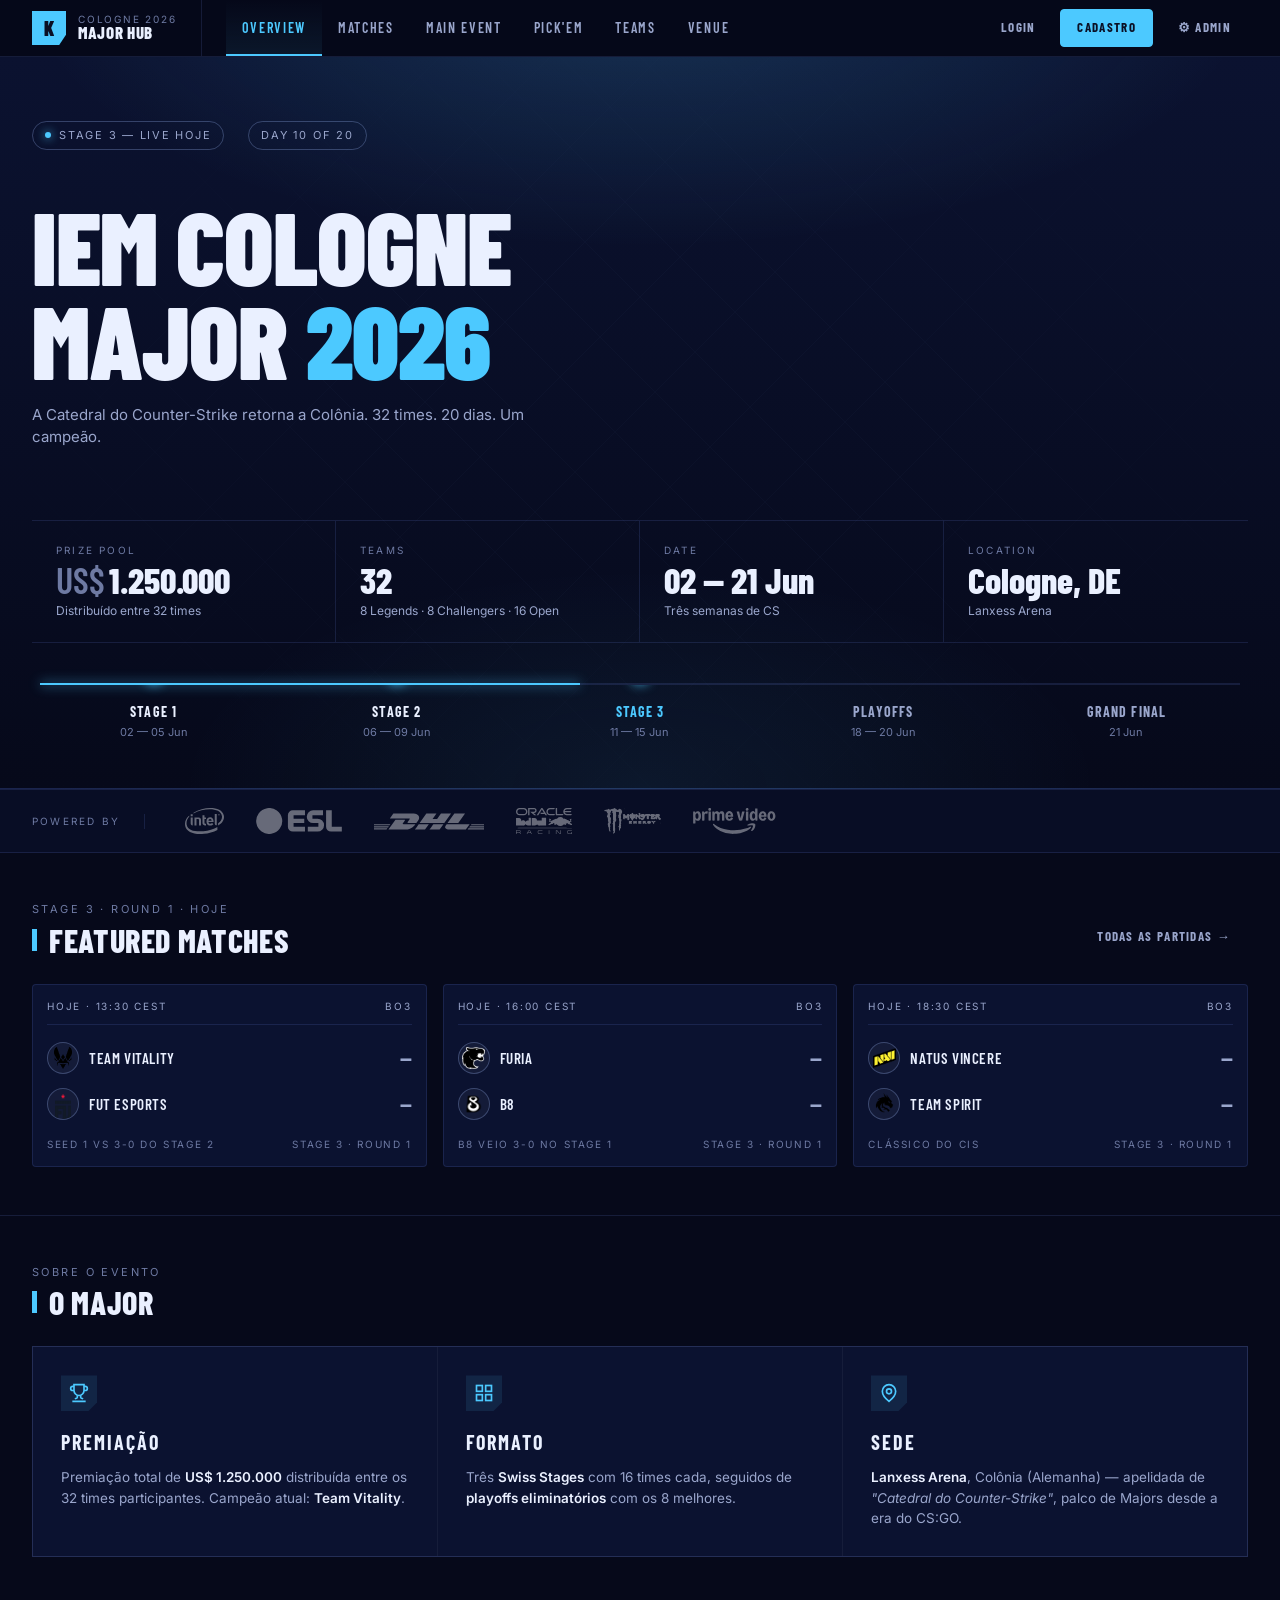
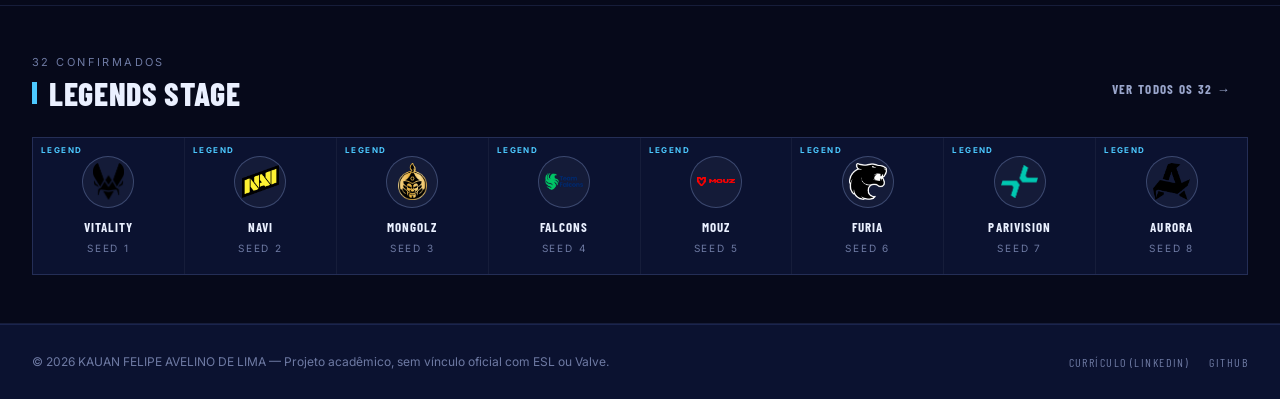
<file: index.html>
<!DOCTYPE html>
<html lang="pt-BR">
<head>
  <meta charset="UTF-8">
  <meta name="viewport" content="width=device-width, initial-scale=1.0">
  <meta name="description" content="Hub não-oficial do IEM Cologne Major 2026 — calendário, times, formato e Pick'em da comunidade.">
  <title>IEM Cologne Major 2026 — Hub da Comunidade</title>
  <link rel="stylesheet" href="css/style.css">
</head>
<body data-page="overview">

  <div id="site-nav"></div>

  <header class="hero">
    <div class="hero-poly"></div>
    <div class="hero-inner">
      <div class="hero-top">
        <div class="hero-content">
          <div class="hero-header">
            <span class="event-badge"><span class="dot"></span>Stage 3 — Live hoje</span>
            <span class="event-badge">Day 10 of 20</span>
          </div>

          <h1 class="hero-title">IEM Cologne<br>Major <span class="accent">2026</span></h1>
          <p class="hero-sub">A Catedral do Counter-Strike retorna a Colônia. 32 times. 20 dias. Um campeão.</p>
        </div>
      </div>

      <div class="stats">
        <div class="stat">
          <span class="label">Prize pool</span>
          <span class="value"><span class="currency">US$</span>1.250.000</span>
          <span class="sub">Distribuído entre 32 times</span>
        </div>
        <div class="stat">
          <span class="label">Teams</span>
          <span class="value">32</span>
          <span class="sub">8 Legends · 8 Challengers · 16 Open</span>
        </div>
        <div class="stat">
          <span class="label">Date</span>
          <span class="value">02 — 21 Jun</span>
          <span class="sub">Três semanas de CS</span>
        </div>
        <div class="stat">
          <span class="label">Location</span>
          <span class="value">Cologne, DE</span>
          <span class="sub">Lanxess Arena</span>
        </div>
      </div>

      <div class="timeline">
        <div class="timeline-track"><div class="timeline-progress"></div></div>
        <div class="timeline-stages-wrap">
          <div class="timeline-stages">
            <div class="ts done"><div class="ts-label">Stage 1</div><div class="ts-date">02 — 05 Jun</div></div>
            <div class="ts done"><div class="ts-label">Stage 2</div><div class="ts-date">06 — 09 Jun</div></div>
            <div class="ts live"><div class="ts-label">Stage 3</div><div class="ts-date">11 — 15 Jun</div></div>
            <div class="ts upcoming"><div class="ts-label">Playoffs</div><div class="ts-date">18 — 20 Jun</div></div>
            <div class="ts upcoming"><div class="ts-label">Grand Final</div><div class="ts-date">21 Jun</div></div>
          </div>
        </div>
      </div>
    </div>
  </header>

  <div class="sponsors">
    <div class="sponsors-inner">
      <div class="sponsors-label">Powered by</div>
      <div class="sponsors-list">
        <span class="sponsor-tag"><img src="assets/img/intel.svg" alt="Intel"></span>
        <span class="sponsor-tag"><img src="assets/img/esl.svg" alt="ESL"></span>
        <span class="sponsor-tag"><img src="assets/img/dhl.svg" alt="DHL"></span>
        <span class="sponsor-tag"><img src="assets/img/redbull.svg" alt="Red Bull"></span>
        <span class="sponsor-tag"><img src="assets/img/monster.webp" alt="Monster Energy"></span>
        <span class="sponsor-tag"><img src="assets/img/prime.svg" alt="Prime Video"></span>
      </div>
    </div>
  </div>

  <main>

    <section class="block">
      <div class="section-head">
        <div>
          <div class="section-kicker">Stage 3 · Round 1 · Hoje</div>
          <h2 class="section-title">Featured Matches</h2>
        </div>
        <div class="section-actions">
          <a class="btn ghost" href="matches.html">Todas as partidas →</a>
        </div>
      </div>

      <div class="featured">
        <article class="match">
          <h3 class="visually-hidden">Team Vitality vs FUT Esports</h3>
          <div class="match-head">
            <span class="match-time">Hoje · 13:30 CEST</span>
            <span class="match-time">Bo3</span>
          </div>
          <div class="match-row upcoming">
            <div class="match-team">
              <div class="team-logo"><img src="assets/img/vitality.png" alt="Team Vitality"></div>
              <span class="team-name">Team Vitality</span>
            </div>
            <span class="match-score">—</span>
          </div>
          <div class="match-row upcoming">
            <div class="match-team">
              <div class="team-logo"><img src="assets/img/fut.png" alt="FUT Esports"></div>
              <span class="team-name">FUT Esports</span>
            </div>
            <span class="match-score">—</span>
          </div>
          <div class="match-format"><span>Seed 1 vs 3-0 do Stage 2</span><span>Stage 3 · Round 1</span></div>
        </article>

        <article class="match">
          <h3 class="visually-hidden">FURIA vs B8</h3>
          <div class="match-head">
            <span class="match-time">Hoje · 16:00 CEST</span>
            <span class="match-time">Bo3</span>
          </div>
          <div class="match-row upcoming">
            <div class="match-team">
              <div class="team-logo"><img src="assets/img/furia.png" alt="FURIA"></div>
              <span class="team-name">FURIA</span>
            </div>
            <span class="match-score">—</span>
          </div>
          <div class="match-row upcoming">
            <div class="match-team">
              <div class="team-logo"><img src="assets/img/b8.png" alt="B8"></div>
              <span class="team-name">B8</span>
            </div>
            <span class="match-score">—</span>
          </div>
          <div class="match-format"><span>B8 veio 3-0 no Stage 1</span><span>Stage 3 · Round 1</span></div>
        </article>

        <article class="match">
          <h3 class="visually-hidden">Natus Vincere vs Team Spirit</h3>
          <div class="match-head">
            <span class="match-time">Hoje · 18:30 CEST</span>
            <span class="match-time">Bo3</span>
          </div>
          <div class="match-row upcoming">
            <div class="match-team">
              <div class="team-logo"><img src="assets/img/navi.png" alt="Natus Vincere"></div>
              <span class="team-name">Natus Vincere</span>
            </div>
            <span class="match-score">—</span>
          </div>
          <div class="match-row upcoming">
            <div class="match-team">
              <div class="team-logo"><img src="assets/img/spirit.png" alt="Team Spirit"></div>
              <span class="team-name">Team Spirit</span>
            </div>
            <span class="match-score">—</span>
          </div>
          <div class="match-format"><span>Clássico do CIS</span><span>Stage 3 · Round 1</span></div>
        </article>
      </div>
    </section>

    <section class="block">
      <div class="section-head">
        <div>
          <div class="section-kicker">Sobre o evento</div>
          <h2 class="section-title">O Major</h2>
        </div>
      </div>
      <div class="about-grid">
        <article class="about-card">
          <div class="about-icon" aria-hidden="true">
            <svg width="20" height="20" viewBox="0 0 24 24" fill="none" stroke="currentColor" stroke-width="2"><path d="M6 9H4.5a2.5 2.5 0 0 1 0-5H6"/><path d="M18 9h1.5a2.5 2.5 0 0 0 0-5H18"/><path d="M4 22h16"/><path d="M10 14.66V17c0 .55-.47.98-.97 1.21L7 19"/><path d="M14 14.66V17c0 .55.47.98.97 1.21L17 19"/><path d="M18 2H6v7a6 6 0 0 0 12 0V2Z"/></svg>
          </div>
          <h3>Premiação</h3>
          <p>Premiação total de <strong>US$ 1.250.000</strong> distribuída entre os 32 times participantes. Campeão atual: <strong>Team Vitality</strong>.</p>
        </article>
        <article class="about-card">
          <div class="about-icon" aria-hidden="true">
            <svg width="20" height="20" viewBox="0 0 24 24" fill="none" stroke="currentColor" stroke-width="2"><rect x="3" y="3" width="7" height="7"/><rect x="14" y="3" width="7" height="7"/><rect x="14" y="14" width="7" height="7"/><rect x="3" y="14" width="7" height="7"/></svg>
          </div>
          <h3>Formato</h3>
          <p>Três <strong>Swiss Stages</strong> com 16 times cada, seguidos de <strong>playoffs eliminatórios</strong> com os 8 melhores.</p>
        </article>
        <article class="about-card">
          <div class="about-icon" aria-hidden="true">
            <svg width="20" height="20" viewBox="0 0 24 24" fill="none" stroke="currentColor" stroke-width="2"><path d="M20 10c0 6-8 12-8 12s-8-6-8-12a8 8 0 0 1 16 0Z"/><circle cx="12" cy="10" r="3"/></svg>
          </div>
          <h3>Sede</h3>
          <p><strong>Lanxess Arena</strong>, Colônia (Alemanha) — apelidada de <em>"Catedral do Counter-Strike"</em>, palco de Majors desde a era do CS:GO.</p>
        </article>
      </div>
    </section>

    <section class="block">
      <div class="section-head">
        <div>
          <div class="section-kicker">32 confirmados</div>
          <h2 class="section-title">Legends Stage</h2>
        </div>
        <div class="section-actions">
          <a class="btn ghost" href="teams.html">Ver todos os 32 →</a>
        </div>
      </div>
      <div class="teams-mini">
        <a class="team-card legend" href="teams.html">
          <div class="team-logo lg"><img src="assets/img/vitality.png" alt="Team Vitality"></div>
          <div class="name">Vitality</div>
          <div class="seed">Seed 1</div>
        </a>
        <a class="team-card legend" href="teams.html">
          <div class="team-logo lg"><img src="assets/img/navi.png" alt="Natus Vincere"></div>
          <div class="name">NAVI</div>
          <div class="seed">Seed 2</div>
        </a>
        <a class="team-card legend" href="teams.html">
          <div class="team-logo lg"><img src="assets/img/mongolz.png" alt="The MongolZ"></div>
          <div class="name">MongolZ</div>
          <div class="seed">Seed 3</div>
        </a>
        <a class="team-card legend" href="teams.html">
          <div class="team-logo lg"><img src="assets/img/falcons.png" alt="Team Falcons"></div>
          <div class="name">Falcons</div>
          <div class="seed">Seed 4</div>
        </a>
        <a class="team-card legend" href="teams.html">
          <div class="team-logo lg"><img src="assets/img/mouz.png" alt="MOUZ"></div>
          <div class="name">MOUZ</div>
          <div class="seed">Seed 5</div>
        </a>
        <a class="team-card legend" href="teams.html">
          <div class="team-logo lg"><img src="assets/img/furia.png" alt="FURIA"></div>
          <div class="name">FURIA</div>
          <div class="seed">Seed 6</div>
        </a>
        <a class="team-card legend" href="teams.html">
          <div class="team-logo lg"><img src="assets/img/parivision.png" alt="PARIVISION"></div>
          <div class="name">PARIVISION</div>
          <div class="seed">Seed 7</div>
        </a>
        <a class="team-card legend" href="teams.html">
          <div class="team-logo lg"><img src="assets/img/aurora.png" alt="Aurora Gaming"></div>
          <div class="name">Aurora</div>
          <div class="seed">Seed 8</div>
        </a>
      </div>
    </section>

  </main>

  <div id="site-foot"></div>
  <script src="js/site.js"></script>
  <script src="js/auth.js"></script>
</body>
</html>
</file>
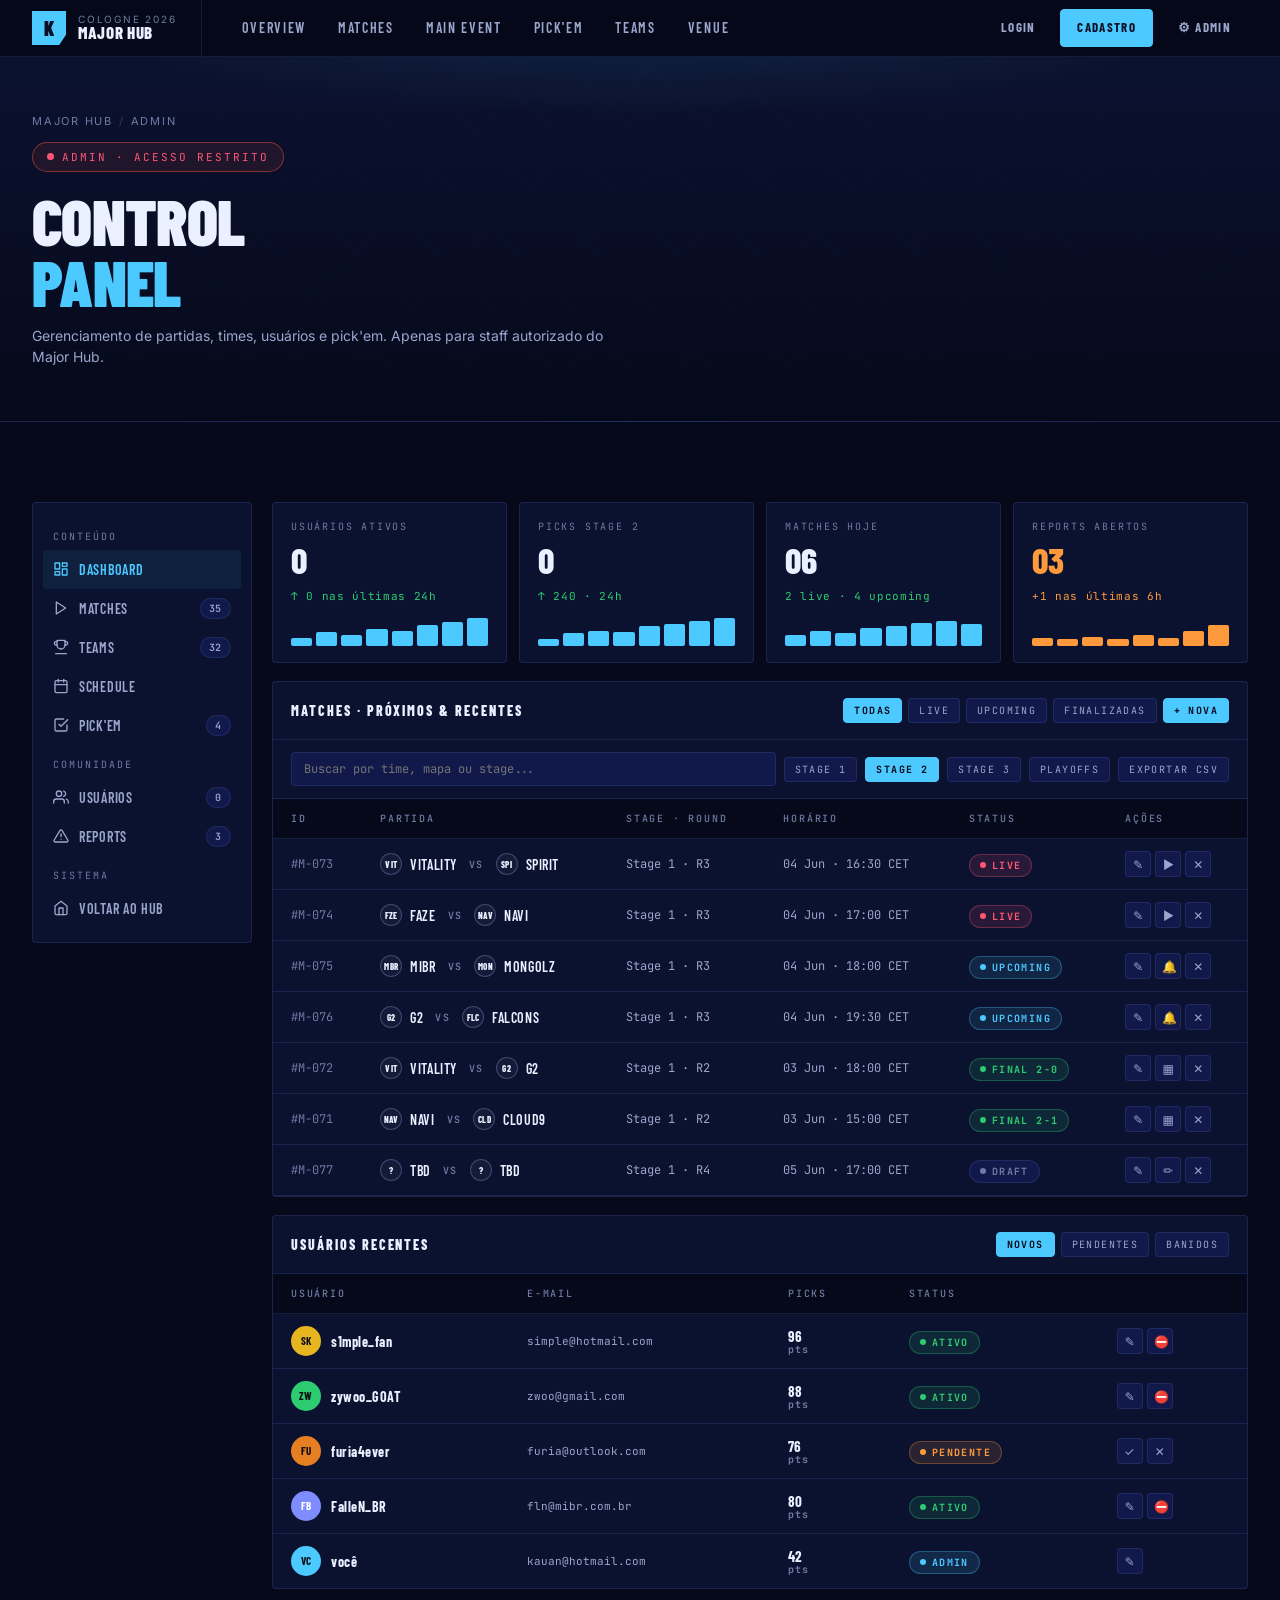
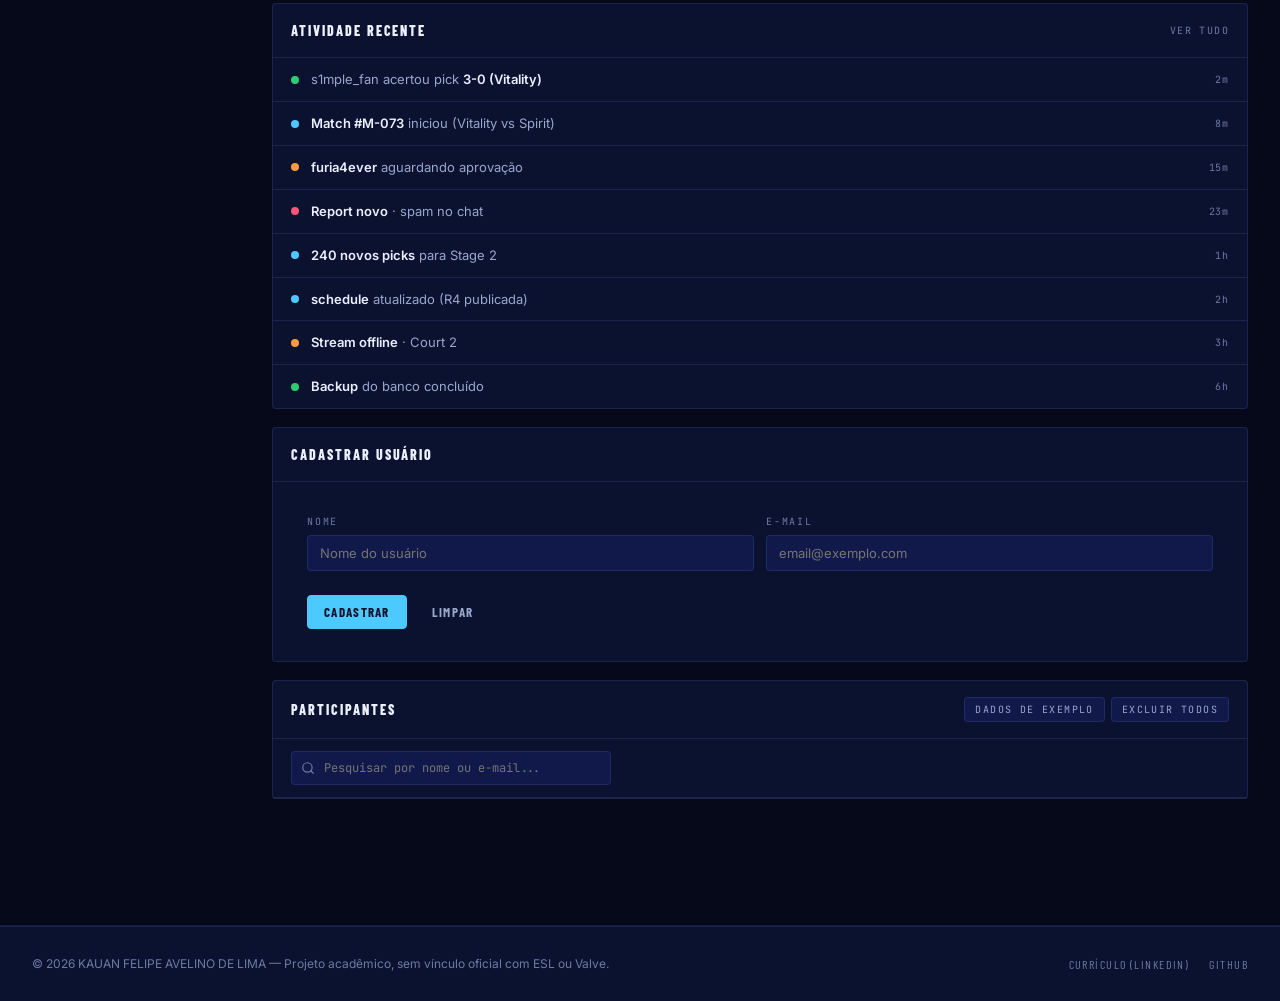
<file: admin.html>
<!DOCTYPE html>
<html lang="pt-BR">
<head>
  <meta charset="UTF-8">
  <meta name="viewport" content="width=device-width, initial-scale=1.0">
  <meta name="description" content="Painel administrativo do Pick'em da comunidade — IEM Cologne Major 2026.">
  <title>Admin — IEM Cologne Major 2026</title>
  <link rel="stylesheet" href="css/style.css">
  <link rel="stylesheet" href="css/admin.css">
</head>
<body data-page="admin">

  <div id="site-nav"></div>

  <header class="page-head">
    <div class="page-head-inner">
      <div class="crumbs"><a href="index.html">Major Hub</a><span class="sep">/</span><span>Admin</span></div>
      <div class="admin-restrict-badge">Admin · Acesso Restrito</div>
      <h1 class="page-title">Control<br><span class="accent">Panel</span></h1>
      <p class="page-sub">Gerenciamento de partidas, times, usuários e pick'em. Apenas para staff autorizado do Major Hub.</p>
    </div>
  </header>

  <main>
    <section class="block">
      <div class="admin-layout">

        <!-- Sidebar -->
        <aside class="admin-sidebar">
          <div class="admin-sidebar-section">Conteúdo</div>
          <a href="#" class="admin-nav-item active">
            <svg class="ico" xmlns="http://www.w3.org/2000/svg" viewBox="0 0 24 24" fill="none" stroke="currentColor" stroke-width="2" stroke-linecap="round" stroke-linejoin="round"><rect x="3" y="3" width="7" height="9"/><rect x="14" y="3" width="7" height="5"/><rect x="14" y="12" width="7" height="9"/><rect x="3" y="16" width="7" height="5"/></svg>
            Dashboard
          </a>
          <a href="matches.html" class="admin-nav-item">
            <svg class="ico" xmlns="http://www.w3.org/2000/svg" viewBox="0 0 24 24" fill="none" stroke="currentColor" stroke-width="2" stroke-linecap="round" stroke-linejoin="round"><polygon points="5 3 19 12 5 21 5 3"/></svg>
            Matches <span class="badge">35</span>
          </a>
          <a href="teams.html" class="admin-nav-item">
            <svg class="ico" xmlns="http://www.w3.org/2000/svg" viewBox="0 0 24 24" fill="none" stroke="currentColor" stroke-width="2" stroke-linecap="round" stroke-linejoin="round"><path d="M6 9H4.5a2.5 2.5 0 0 1 0-5H6"/><path d="M18 9h1.5a2.5 2.5 0 0 0 0-5H18"/><path d="M4 22h16"/><path d="M18 2H6v7a6 6 0 0 0 12 0V2Z"/></svg>
            Teams <span class="badge">32</span>
          </a>
          <a href="main-event.html" class="admin-nav-item">
            <svg class="ico" xmlns="http://www.w3.org/2000/svg" viewBox="0 0 24 24" fill="none" stroke="currentColor" stroke-width="2" stroke-linecap="round" stroke-linejoin="round"><rect x="3" y="4" width="18" height="18" rx="2"/><line x1="16" y1="2" x2="16" y2="6"/><line x1="8" y1="2" x2="8" y2="6"/><line x1="3" y1="10" x2="21" y2="10"/></svg>
            Schedule
          </a>
          <a href="pickem.html" class="admin-nav-item">
            <svg class="ico" xmlns="http://www.w3.org/2000/svg" viewBox="0 0 24 24" fill="none" stroke="currentColor" stroke-width="2" stroke-linecap="round" stroke-linejoin="round"><polyline points="9 11 12 14 22 4"/><path d="M21 12v7a2 2 0 0 1-2 2H5a2 2 0 0 1-2-2V5a2 2 0 0 1 2-2h11"/></svg>
            Pick'em <span class="badge">4</span>
          </a>

          <div class="admin-sidebar-section">Comunidade</div>
          <a href="#usuarios" class="admin-nav-item">
            <svg class="ico" xmlns="http://www.w3.org/2000/svg" viewBox="0 0 24 24" fill="none" stroke="currentColor" stroke-width="2" stroke-linecap="round" stroke-linejoin="round"><path d="M17 21v-2a4 4 0 0 0-4-4H5a4 4 0 0 0-4 4v2"/><circle cx="9" cy="7" r="4"/><path d="M23 21v-2a4 4 0 0 0-3-3.87"/><path d="M16 3.13a4 4 0 0 1 0 7.75"/></svg>
            Usuários <span class="badge" id="sidebar-users-badge">—</span>
          </a>
          <a href="#" class="admin-nav-item">
            <svg class="ico" xmlns="http://www.w3.org/2000/svg" viewBox="0 0 24 24" fill="none" stroke="currentColor" stroke-width="2" stroke-linecap="round" stroke-linejoin="round"><path d="M10.29 3.86 1.82 18a2 2 0 0 0 1.71 3h16.94a2 2 0 0 0 1.71-3L13.71 3.86a2 2 0 0 0-3.42 0z"/><line x1="12" y1="9" x2="12" y2="13"/><line x1="12" y1="17" x2="12.01" y2="17"/></svg>
            Reports <span class="badge">3</span>
          </a>

          <div class="admin-sidebar-section">Sistema</div>
          <a href="index.html" class="admin-nav-item">
            <svg class="ico" xmlns="http://www.w3.org/2000/svg" viewBox="0 0 24 24" fill="none" stroke="currentColor" stroke-width="2" stroke-linecap="round" stroke-linejoin="round"><path d="m3 9 9-7 9 7v11a2 2 0 0 1-2 2H5a2 2 0 0 1-2-2z"/><polyline points="9 22 9 12 15 12 15 22"/></svg>
            Voltar ao Hub
          </a>
        </aside>

        <!-- Main -->
        <div class="admin-main">

          <!-- KPIs -->
          <div class="kpi-row">
            <div class="kpi-card">
              <div class="kpi-label">Usuários ativos</div>
              <div class="kpi-val" id="kpi-total">—</div>
              <div class="kpi-delta" id="kpi-total-delta">↑ 0 nas últimas 24h</div>
              <div class="kpi-spark" aria-hidden="true">
                <span style="height:30%"></span><span style="height:50%"></span><span style="height:42%"></span><span style="height:62%"></span><span style="height:55%"></span><span style="height:78%"></span><span style="height:88%"></span><span style="height:100%"></span>
              </div>
            </div>
            <div class="kpi-card">
              <div class="kpi-label">Picks Stage 2</div>
              <div class="kpi-val" id="kpi-pickem">—</div>
              <div class="kpi-delta">↑ 240 · 24h</div>
              <div class="kpi-spark" aria-hidden="true">
                <span style="height:25%"></span><span style="height:48%"></span><span style="height:55%"></span><span style="height:50%"></span><span style="height:72%"></span><span style="height:80%"></span><span style="height:92%"></span><span style="height:100%"></span>
              </div>
            </div>
            <div class="kpi-card">
              <div class="kpi-label">Matches hoje</div>
              <div class="kpi-val">06</div>
              <div class="kpi-delta">2 live · 4 upcoming</div>
              <div class="kpi-spark" aria-hidden="true">
                <span style="height:40%"></span><span style="height:55%"></span><span style="height:48%"></span><span style="height:65%"></span><span style="height:72%"></span><span style="height:85%"></span><span style="height:92%"></span><span style="height:80%"></span>
              </div>
            </div>
            <div class="kpi-card">
              <div class="kpi-label">Reports abertos</div>
              <div class="kpi-val orange">03</div>
              <div class="kpi-delta orange">+1 nas últimas 6h</div>
              <div class="kpi-spark orange" aria-hidden="true">
                <span style="height:30%"></span><span style="height:25%"></span><span style="height:35%"></span><span style="height:28%"></span><span style="height:40%"></span><span style="height:30%"></span><span style="height:55%"></span><span style="height:75%"></span>
              </div>
            </div>
          </div>

          <!-- Matches panel (cosmético) -->
          <div class="panel">
            <div class="panel-head">
              <h2>Matches · Próximos &amp; Recentes</h2>
              <div class="pills">
                <button type="button" class="pill active">Todas</button>
                <button type="button" class="pill">Live</button>
                <button type="button" class="pill">Upcoming</button>
                <button type="button" class="pill">Finalizadas</button>
                <button type="button" class="pill primary">+ Nova</button>
              </div>
            </div>
            <div class="matches-toolbar">
              <input type="search" placeholder="Buscar por time, mapa ou stage...">
              <button type="button" class="pill">Stage 1</button>
              <button type="button" class="pill active">Stage 2</button>
              <button type="button" class="pill">Stage 3</button>
              <button type="button" class="pill">Playoffs</button>
              <button type="button" class="pill" style="margin-left:auto;">Exportar CSV</button>
            </div>
            <table class="matches-table">
              <thead>
                <tr>
                  <th>ID</th><th>Partida</th><th>Stage · Round</th><th>Horário</th><th>Status</th><th>Ações</th>
                </tr>
              </thead>
              <tbody>
                <tr>
                  <td class="id">#M-073</td>
                  <td>
                    <div class="match-cell">
                      <div class="team-logo" aria-hidden="true">VIT</div>Vitality
                      <span class="vs">vs</span>
                      <div class="team-logo" aria-hidden="true">SPI</div>Spirit
                    </div>
                  </td>
                  <td class="stage">Stage 1 · R3</td>
                  <td class="hora">04 Jun · 16:30 CET</td>
                  <td><span class="status-pill live">Live</span></td>
                  <td><div class="actions"><button title="Editar">✎</button><button title="Acompanhar">▶</button><button title="Cancelar">✕</button></div></td>
                </tr>
                <tr>
                  <td class="id">#M-074</td>
                  <td>
                    <div class="match-cell">
                      <div class="team-logo" aria-hidden="true">FZE</div>FaZe
                      <span class="vs">vs</span>
                      <div class="team-logo" aria-hidden="true">NAV</div>NAVI
                    </div>
                  </td>
                  <td class="stage">Stage 1 · R3</td>
                  <td class="hora">04 Jun · 17:00 CET</td>
                  <td><span class="status-pill live">Live</span></td>
                  <td><div class="actions"><button title="Editar">✎</button><button title="Acompanhar">▶</button><button title="Cancelar">✕</button></div></td>
                </tr>
                <tr>
                  <td class="id">#M-075</td>
                  <td>
                    <div class="match-cell">
                      <div class="team-logo" aria-hidden="true">MBR</div>MIBR
                      <span class="vs">vs</span>
                      <div class="team-logo" aria-hidden="true">MON</div>MongolZ
                    </div>
                  </td>
                  <td class="stage">Stage 1 · R3</td>
                  <td class="hora">04 Jun · 18:00 CET</td>
                  <td><span class="status-pill upcoming">Upcoming</span></td>
                  <td><div class="actions"><button title="Editar">✎</button><button title="Notificar">🔔</button><button title="Cancelar">✕</button></div></td>
                </tr>
                <tr>
                  <td class="id">#M-076</td>
                  <td>
                    <div class="match-cell">
                      <div class="team-logo" aria-hidden="true">G2</div>G2
                      <span class="vs">vs</span>
                      <div class="team-logo" aria-hidden="true">FLC</div>Falcons
                    </div>
                  </td>
                  <td class="stage">Stage 1 · R3</td>
                  <td class="hora">04 Jun · 19:30 CET</td>
                  <td><span class="status-pill upcoming">Upcoming</span></td>
                  <td><div class="actions"><button title="Editar">✎</button><button title="Notificar">🔔</button><button title="Cancelar">✕</button></div></td>
                </tr>
                <tr>
                  <td class="id">#M-072</td>
                  <td>
                    <div class="match-cell">
                      <div class="team-logo" aria-hidden="true">VIT</div>Vitality
                      <span class="vs">vs</span>
                      <div class="team-logo" aria-hidden="true">G2</div>G2
                    </div>
                  </td>
                  <td class="stage">Stage 1 · R2</td>
                  <td class="hora">03 Jun · 18:00 CET</td>
                  <td><span class="status-pill final">Final 2-0</span></td>
                  <td><div class="actions"><button title="Editar">✎</button><button title="Placar">▦</button><button title="Cancelar">✕</button></div></td>
                </tr>
                <tr>
                  <td class="id">#M-071</td>
                  <td>
                    <div class="match-cell">
                      <div class="team-logo" aria-hidden="true">NAV</div>NAVI
                      <span class="vs">vs</span>
                      <div class="team-logo" aria-hidden="true">CLD</div>Cloud9
                    </div>
                  </td>
                  <td class="stage">Stage 1 · R2</td>
                  <td class="hora">03 Jun · 15:00 CET</td>
                  <td><span class="status-pill final">Final 2-1</span></td>
                  <td><div class="actions"><button title="Editar">✎</button><button title="Placar">▦</button><button title="Cancelar">✕</button></div></td>
                </tr>
                <tr>
                  <td class="id">#M-077</td>
                  <td>
                    <div class="match-cell">
                      <div class="team-logo" aria-hidden="true">?</div>TBD
                      <span class="vs">vs</span>
                      <div class="team-logo" aria-hidden="true">?</div>TBD
                    </div>
                  </td>
                  <td class="stage">Stage 1 · R4</td>
                  <td class="hora">05 Jun · 17:00 CET</td>
                  <td><span class="status-pill draft">Draft</span></td>
                  <td><div class="actions"><button title="Editar">✎</button><button title="Rascunho">✏</button><button title="Cancelar">✕</button></div></td>
                </tr>
              </tbody>
            </table>
          </div>

          <!-- Dashboard bottom: Usuários Recentes + Atividade Recente -->
          <div class="dash-bottom">

            <div class="panel">
              <div class="panel-head">
                <h2>Usuários Recentes</h2>
                <div class="pills">
                  <button type="button" class="pill active">Novos</button>
                  <button type="button" class="pill">Pendentes</button>
                  <button type="button" class="pill">Banidos</button>
                </div>
              </div>
              <table class="recent-users">
                <thead>
                  <tr>
                    <th>Usuário</th><th>E-mail</th><th>Picks</th><th>Status</th><th></th>
                  </tr>
                </thead>
                <tbody>
                  <tr>
                    <td>
                      <div class="user-cell">
                        <div class="avatar amber" aria-hidden="true">SK</div>
                        <span class="user-name">s1mple_fan</span>
                      </div>
                    </td>
                    <td class="email-cell">simple@hotmail.com</td>
                    <td><div class="picks-cell">96<span class="unit">pts</span></div></td>
                    <td><span class="status-pill active-status">Ativo</span></td>
                    <td><div class="actions"><button title="Editar">✎</button><button title="Banir">⛔</button></div></td>
                  </tr>
                  <tr>
                    <td>
                      <div class="user-cell">
                        <div class="avatar green" aria-hidden="true">ZW</div>
                        <span class="user-name">zywoo_GOAT</span>
                      </div>
                    </td>
                    <td class="email-cell">zwoo@gmail.com</td>
                    <td><div class="picks-cell">88<span class="unit">pts</span></div></td>
                    <td><span class="status-pill active-status">Ativo</span></td>
                    <td><div class="actions"><button title="Editar">✎</button><button title="Banir">⛔</button></div></td>
                  </tr>
                  <tr>
                    <td>
                      <div class="user-cell">
                        <div class="avatar orange" aria-hidden="true">FU</div>
                        <span class="user-name">furia4ever</span>
                      </div>
                    </td>
                    <td class="email-cell">furia@outlook.com</td>
                    <td><div class="picks-cell">76<span class="unit">pts</span></div></td>
                    <td><span class="status-pill pending-status">Pendente</span></td>
                    <td><div class="actions"><button title="Aprovar">✓</button><button title="Recusar">✕</button></div></td>
                  </tr>
                  <tr>
                    <td>
                      <div class="user-cell">
                        <div class="avatar violet" aria-hidden="true">FB</div>
                        <span class="user-name">FalleN_BR</span>
                      </div>
                    </td>
                    <td class="email-cell">fln@mibr.com.br</td>
                    <td><div class="picks-cell">80<span class="unit">pts</span></div></td>
                    <td><span class="status-pill active-status">Ativo</span></td>
                    <td><div class="actions"><button title="Editar">✎</button><button title="Banir">⛔</button></div></td>
                  </tr>
                  <tr>
                    <td>
                      <div class="user-cell">
                        <div class="avatar blue" aria-hidden="true">VC</div>
                        <span class="user-name">você</span>
                      </div>
                    </td>
                    <td class="email-cell">kauan@hotmail.com</td>
                    <td><div class="picks-cell">42<span class="unit">pts</span></div></td>
                    <td><span class="status-pill admin-status">Admin</span></td>
                    <td><div class="actions"><button title="Editar">✎</button></div></td>
                  </tr>
                </tbody>
              </table>
            </div>

            <div class="panel">
              <div class="panel-head">
                <h2>Atividade Recente</h2>
                <a href="#" class="text-link">Ver tudo</a>
              </div>
              <ul class="activity-list">
                <li class="activity-item">
                  <span class="activity-dot green" aria-hidden="true"></span>
                  <span class="activity-text">s1mple_fan acertou pick <strong>3-0 (Vitality)</strong></span>
                  <span class="activity-time">2m</span>
                </li>
                <li class="activity-item">
                  <span class="activity-dot blue" aria-hidden="true"></span>
                  <span class="activity-text"><strong>Match #M-073</strong> iniciou (Vitality vs Spirit)</span>
                  <span class="activity-time">8m</span>
                </li>
                <li class="activity-item">
                  <span class="activity-dot orange" aria-hidden="true"></span>
                  <span class="activity-text"><strong>furia4ever</strong> aguardando aprovação</span>
                  <span class="activity-time">15m</span>
                </li>
                <li class="activity-item">
                  <span class="activity-dot pink" aria-hidden="true"></span>
                  <span class="activity-text"><strong>Report novo</strong> · spam no chat</span>
                  <span class="activity-time">23m</span>
                </li>
                <li class="activity-item">
                  <span class="activity-dot blue" aria-hidden="true"></span>
                  <span class="activity-text"><strong>240 novos picks</strong> para Stage 2</span>
                  <span class="activity-time">1h</span>
                </li>
                <li class="activity-item">
                  <span class="activity-dot blue" aria-hidden="true"></span>
                  <span class="activity-text"><strong>schedule</strong> atualizado (R4 publicada)</span>
                  <span class="activity-time">2h</span>
                </li>
                <li class="activity-item">
                  <span class="activity-dot orange" aria-hidden="true"></span>
                  <span class="activity-text"><strong>Stream offline</strong> · Court 2</span>
                  <span class="activity-time">3h</span>
                </li>
                <li class="activity-item">
                  <span class="activity-dot green" aria-hidden="true"></span>
                  <span class="activity-text"><strong>Backup</strong> do banco concluído</span>
                  <span class="activity-time">6h</span>
                </li>
              </ul>
            </div>

          </div>

          <!-- Cadastro rápido -->
          <div class="panel" id="usuarios">
            <div class="panel-head">
              <h2>Cadastrar Usuário</h2>
            </div>
            <div class="panel-body">
              <form id="form-admin" novalidate>
                <div class="form-row">
                  <div class="form-field">
                    <label for="input-nome">Nome</label>
                    <input id="input-nome" name="nome" type="text" required placeholder="Nome do usuário">
                  </div>
                  <div class="form-field">
                    <label for="input-email">E-mail</label>
                    <input id="input-email" name="email" type="email" required placeholder="email@exemplo.com">
                  </div>
                </div>
                <div class="form-btn-row">
                  <button id="btn-cadastrar" type="submit" class="btn primary btn-sm">Cadastrar</button>
                  <button id="btn-limpar" type="button" class="btn ghost btn-sm">Limpar</button>
                </div>
              </form>
            </div>
          </div>

          <!-- Lista de usuários -->
          <div class="panel">
            <div class="panel-head">
              <h2>Participantes</h2>
              <div class="pills">
                <button id="btn-seed" type="button" class="pill" title="Popula a lista com usuários fictícios para demonstração">Dados de exemplo</button>
                <button id="btn-limpar-tudo" type="button" class="pill">Excluir todos</button>
              </div>
            </div>
            <div class="list-controls">
              <div class="search-wrap">
                <svg class="search-icon" xmlns="http://www.w3.org/2000/svg" width="14" height="14" viewBox="0 0 24 24" fill="none" stroke="currentColor" stroke-width="2" stroke-linecap="round" stroke-linejoin="round" aria-hidden="true"><circle cx="11" cy="11" r="8"></circle><path d="m21 21-4.3-4.3"></path></svg>
                <input id="busca" type="search" placeholder="Pesquisar por nome ou e-mail...">
              </div>
            </div>
            <ul id="lista-usuarios"></ul>
          </div>

        </div>
      </div>
    </section>
  </main>

  <div id="site-foot"></div>
  <script src="js/site.js?v=3"></script>
  <script src="js/admin.js?v=3"></script>
  <script src="js/auth.js?v=3"></script>
</body>
</html>
</file>
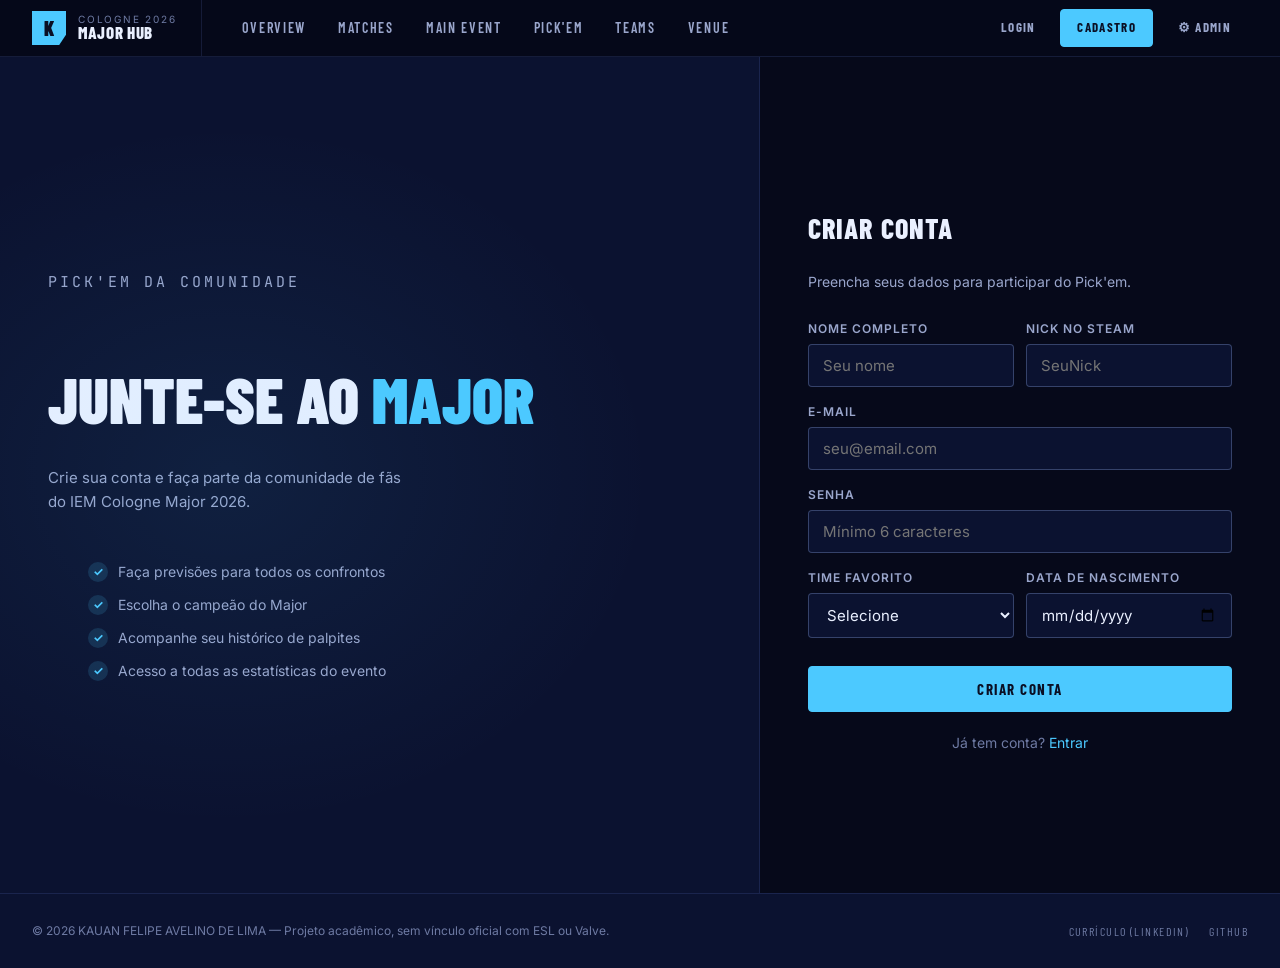
<file: cadastro.html>
<!DOCTYPE html>
<html lang="pt-BR">
<head>
  <meta charset="UTF-8">
  <meta name="viewport" content="width=device-width, initial-scale=1.0">
  <meta name="description" content="Cadastro no Pick'em da comunidade do IEM Cologne Major 2026.">
  <title>Cadastro — IEM Cologne Major 2026</title>
  <link rel="stylesheet" href="css/style.css">
  <style>
    .auth-wrap {
      min-height: calc(100vh - 64px);
      display: grid;
      grid-template-columns: 1fr 520px;
    }
    .auth-side {
      background: var(--bg-1);
      border-right: 1px solid var(--line);
      display: flex;
      flex-direction: column;
      justify-content: center;
      padding: 64px 48px;
      position: relative;
      overflow: hidden;
    }
    .auth-side::before {
      content: '';
      position: absolute;
      inset: 0;
      background: radial-gradient(ellipse 80% 60% at 30% 50%, rgba(76, 201, 255,.08) 0%, transparent 70%);
      pointer-events: none;
    }
    .auth-side-eyebrow {
      font-family: 'JetBrains Mono', monospace;
      font-size: 11px;
      letter-spacing: 0.2em;
      text-transform: uppercase;
      color: var(--accent);
      margin-bottom: 20px;
    }
    .auth-side h1 {
      font-family: 'Barlow Condensed', sans-serif;
      font-size: clamp(40px, 5vw, 72px);
      font-weight: 900;
      text-transform: uppercase;
      line-height: 1;
      margin-bottom: 20px;
    }
    .auth-side h1 span { color: var(--accent); }
    .auth-side p { font-size: 15px; color: var(--ink-dim); max-width: 360px; line-height: 1.6; }
    .auth-benefits {
      list-style: none;
      margin-top: 32px;
      display: flex;
      flex-direction: column;
      gap: 12px;
    }
    .auth-benefits li {
      font-size: 14px;
      color: var(--ink-dim);
      display: flex;
      align-items: center;
      gap: 10px;
    }
    .auth-benefits li::before {
      content: '✓';
      color: var(--accent);
      font-weight: 700;
      font-size: 12px;
      width: 20px;
      height: 20px;
      background: rgba(76, 201, 255,.15);
      border-radius: 50%;
      display: flex;
      align-items: center;
      justify-content: center;
      flex-shrink: 0;
    }

    .auth-form-wrap {
      display: flex;
      flex-direction: column;
      justify-content: center;
      padding: 48px;
      background: var(--bg-0);
      overflow-y: auto;
    }
    .auth-form-wrap h2 {
      font-family: 'Barlow Condensed', sans-serif;
      font-size: 28px;
      font-weight: 800;
      text-transform: uppercase;
      letter-spacing: 0.04em;
      margin-bottom: 8px;
    }
    .auth-form-wrap .auth-sub {
      font-size: 14px;
      color: var(--ink-dim);
      margin-bottom: 28px;
    }
    .form-field { margin-bottom: 16px; }
    .form-field label {
      display: block;
      font-size: 12px;
      font-weight: 600;
      text-transform: uppercase;
      letter-spacing: 0.08em;
      color: var(--ink-dim);
      margin-bottom: 6px;
    }
    .form-field input,
    .form-field select {
      width: 100%;
      box-sizing: border-box;
      background: var(--bg-1);
      border: 1px solid var(--line-strong);
      border-radius: var(--radius);
      color: var(--ink);
      font-family: 'Inter', sans-serif;
      font-size: 15px;
      padding: 11px 14px;
      outline: none;
      transition: border-color .2s;
    }
    .form-field select { cursor: pointer; }
    .form-field input:focus,
    .form-field select:focus { border-color: var(--accent); }
    .form-row { display: grid; grid-template-columns: 1fr 1fr; gap: 12px; }
    .form-actions { margin-top: 12px; }
    .form-actions .btn { width: 100%; justify-content: center; padding: 13px; font-size: 15px; }
    .auth-switch {
      margin-top: 20px;
      font-size: 14px;
      color: var(--ink-mute);
      text-align: center;
    }
    .auth-switch a { color: var(--accent-2); text-decoration: none; }
    .auth-switch a:hover { text-decoration: underline; }

    @media (max-width: 900px) {
      .auth-wrap { grid-template-columns: 1fr; }
      .auth-side { display: none; }
      .auth-form-wrap { padding: 40px 24px; }
      .form-row { grid-template-columns: 1fr; }
    }
  </style>
</head>
<body data-page="cadastro">
  <div id="site-nav"></div>

  <main class="auth-wrap">
    <aside class="auth-side">
      <p class="auth-side-eyebrow">Pick'em da Comunidade</p>
      <h1>Junte-se ao <span>Major</span></h1>
      <p>Crie sua conta e faça parte da comunidade de fãs do IEM Cologne Major 2026.</p>
      <ul class="auth-benefits">
        <li>Faça previsões para todos os confrontos</li>
        <li>Escolha o campeão do Major</li>
        <li>Acompanhe seu histórico de palpites</li>
        <li>Acesso a todas as estatísticas do evento</li>
      </ul>
    </aside>

    <section class="auth-form-wrap">
      <h2>Criar Conta</h2>
      <p class="auth-sub">Preencha seus dados para participar do Pick'em.</p>

      <form id="form-cadastro" action="login.html" method="get" novalidate>
        <div class="form-row">
          <div class="form-field">
            <label for="nome-completo">Nome completo</label>
            <input type="text" id="nome-completo" name="nome-completo" required minlength="3" autocomplete="name" placeholder="Seu nome">
          </div>
          <div class="form-field">
            <label for="nick-steam">Nick no Steam</label>
            <input type="text" id="nick-steam" name="nick-steam" required placeholder="SeuNick">
          </div>
        </div>
        <div class="form-field">
          <label for="email">E-mail</label>
          <input type="email" id="email" name="email" required autocomplete="email" placeholder="seu@email.com">
        </div>
        <div class="form-field">
          <label for="senha">Senha</label>
          <input type="password" id="senha" name="senha" required minlength="6" autocomplete="new-password" placeholder="Mínimo 6 caracteres">
        </div>
        <div class="form-row">
          <div class="form-field">
            <label for="time-favorito">Time favorito</label>
            <select id="time-favorito" name="time-favorito" required>
              <option value="">Selecione</option>
              <optgroup label="Legends Stage">
                <option value="Team Vitality">Team Vitality</option>
                <option value="Natus Vincere">Natus Vincere</option>
                <option value="The MongolZ">The MongolZ</option>
                <option value="Team Falcons">Team Falcons</option>
                <option value="MOUZ">MOUZ</option>
                <option value="FURIA">FURIA</option>
                <option value="PARIVISION">PARIVISION</option>
                <option value="Aurora Gaming">Aurora Gaming</option>
              </optgroup>
              <optgroup label="Challengers Stage">
                <option value="Team Spirit">Team Spirit</option>
                <option value="G2 Esports">G2 Esports</option>
                <option value="Astralis">Astralis</option>
                <option value="paiN Gaming">paiN Gaming</option>
                <option value="Monte">Monte</option>
                <option value="FUT Esports">FUT Esports</option>
                <option value="9z Team">9z Team</option>
                <option value="Legacy">Legacy</option>
              </optgroup>
              <optgroup label="Contenders Stage">
                <option value="GamerLegion">GamerLegion</option>
                <option value="Team Liquid">Team Liquid</option>
                <option value="HEROIC">HEROIC</option>
                <option value="BIG">BIG</option>
                <option value="MIBR">MIBR</option>
                <option value="NRG">NRG</option>
                <option value="BetBoom">BetBoom</option>
                <option value="Gaimin Gladiators">Gaimin Gladiators</option>
                <option value="B8">B8</option>
                <option value="M80">M80</option>
                <option value="SINNERS">SINNERS</option>
                <option value="FlyQuest">FlyQuest</option>
                <option value="TYLOO">TYLOO</option>
                <option value="Lynn Vision">Lynn Vision</option>
                <option value="Sharks">Sharks</option>
                <option value="THUNDERdOWNUNDER">THUNDERdOWNUNDER</option>
              </optgroup>
            </select>
          </div>
          <div class="form-field">
            <label for="data-nascimento">Data de nascimento</label>
            <input type="date" id="data-nascimento" name="data-nascimento">
          </div>
        </div>
        <div class="form-actions">
          <button type="submit" class="btn primary">Criar conta</button>
        </div>
      </form>

      <p class="auth-switch">Já tem conta? <a href="login.html">Entrar</a></p>
    </section>
  </main>

  <div id="site-foot"></div>
  <script src="js/site.js"></script>
  <script src="js/cadastro.js"></script>
  <script src="js/auth.js"></script>
</body>
</html>
</file>
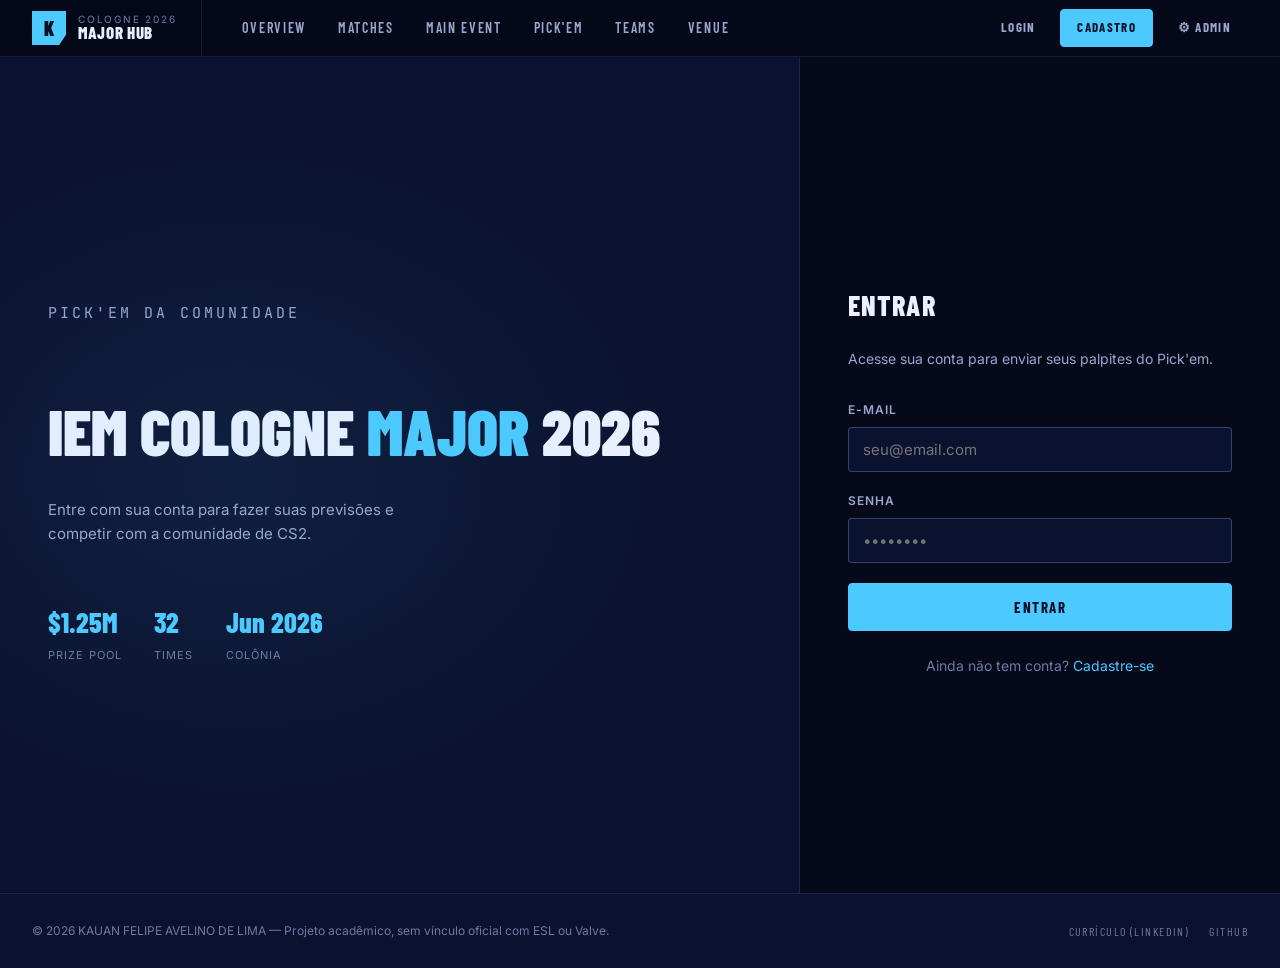
<file: login.html>
<!DOCTYPE html>
<html lang="pt-BR">
<head>
  <meta charset="UTF-8">
  <meta name="viewport" content="width=device-width, initial-scale=1.0">
  <meta name="description" content="Entrar na conta do Pick'em do IEM Cologne Major 2026.">
  <title>Entrar — IEM Cologne Major 2026</title>
  <link rel="stylesheet" href="css/style.css">
  <style>
    .auth-wrap {
      min-height: calc(100vh - 64px);
      display: grid;
      grid-template-columns: 1fr 480px;
    }
    .auth-side {
      background: var(--bg-1);
      border-right: 1px solid var(--line);
      display: flex;
      flex-direction: column;
      justify-content: center;
      padding: 64px 48px;
      position: relative;
      overflow: hidden;
    }
    .auth-side::before {
      content: '';
      position: absolute;
      inset: 0;
      background: radial-gradient(ellipse 80% 60% at 30% 50%, rgba(76, 201, 255,.08) 0%, transparent 70%);
      pointer-events: none;
    }
    .auth-side-eyebrow {
      font-family: 'JetBrains Mono', monospace;
      font-size: 11px;
      letter-spacing: 0.2em;
      text-transform: uppercase;
      color: var(--accent);
      margin-bottom: 20px;
    }
    .auth-side h1 {
      font-family: 'Barlow Condensed', sans-serif;
      font-size: clamp(40px, 5vw, 72px);
      font-weight: 900;
      text-transform: uppercase;
      line-height: 1;
      margin-bottom: 20px;
    }
    .auth-side h1 span { color: var(--accent); }
    .auth-side p { font-size: 15px; color: var(--ink-dim); max-width: 360px; line-height: 1.6; }
    .auth-side-stats {
      display: flex;
      gap: 32px;
      margin-top: 40px;
    }
    .auth-side-stat strong {
      display: block;
      font-family: 'Barlow Condensed', sans-serif;
      font-size: 28px;
      font-weight: 800;
      color: var(--accent);
    }
    .auth-side-stat span {
      font-size: 11px;
      text-transform: uppercase;
      letter-spacing: 0.1em;
      color: var(--ink-mute);
    }

    .auth-form-wrap {
      display: flex;
      flex-direction: column;
      justify-content: center;
      padding: 64px 48px;
      background: var(--bg-0);
    }
    .auth-form-wrap h2 {
      font-family: 'Barlow Condensed', sans-serif;
      font-size: 28px;
      font-weight: 800;
      text-transform: uppercase;
      letter-spacing: 0.04em;
      margin-bottom: 8px;
    }
    .auth-form-wrap .auth-sub {
      font-size: 14px;
      color: var(--ink-dim);
      margin-bottom: 32px;
    }
    .form-field { margin-bottom: 20px; }
    .form-field label {
      display: block;
      font-size: 12px;
      font-weight: 600;
      text-transform: uppercase;
      letter-spacing: 0.08em;
      color: var(--ink-dim);
      margin-bottom: 8px;
    }
    .form-field input {
      width: 100%;
      box-sizing: border-box;
      background: var(--bg-1);
      border: 1px solid var(--line-strong);
      border-radius: var(--radius);
      color: var(--ink);
      font-family: 'Inter', sans-serif;
      font-size: 15px;
      padding: 12px 14px;
      outline: none;
      transition: border-color .2s;
    }
    .form-field input:focus { border-color: var(--accent); }
    .form-actions { margin-top: 8px; }
    .form-actions .btn { width: 100%; justify-content: center; padding: 14px; font-size: 15px; }
    .auth-switch {
      margin-top: 24px;
      font-size: 14px;
      color: var(--ink-mute);
      text-align: center;
    }
    .auth-switch a { color: var(--accent-2); text-decoration: none; }
    .auth-switch a:hover { text-decoration: underline; }

    @media (max-width: 900px) {
      .auth-wrap { grid-template-columns: 1fr; }
      .auth-side { display: none; }
      .auth-form-wrap { padding: 40px 24px; min-height: calc(100vh - 64px); }
    }
  </style>
</head>
<body data-page="login">
  <div id="site-nav"></div>

  <main class="auth-wrap">
    <aside class="auth-side">
      <p class="auth-side-eyebrow">Pick'em da Comunidade</p>
      <h1>IEM Cologne <span>Major</span> 2026</h1>
      <p>Entre com sua conta para fazer suas previsões e competir com a comunidade de CS2.</p>
      <div class="auth-side-stats">
        <div class="auth-side-stat">
          <strong>$1.25M</strong>
          <span>Prize Pool</span>
        </div>
        <div class="auth-side-stat">
          <strong>32</strong>
          <span>Times</span>
        </div>
        <div class="auth-side-stat">
          <strong>Jun 2026</strong>
          <span>Colônia</span>
        </div>
      </div>
    </aside>

    <section class="auth-form-wrap">
      <h2>Entrar</h2>
      <p class="auth-sub">Acesse sua conta para enviar seus palpites do Pick'em.</p>

      <form id="form-login" action="index.html" method="get" novalidate>
        <div class="form-field">
          <label for="email">E-mail</label>
          <input type="email" id="email" name="email" required autocomplete="email" placeholder="seu@email.com">
        </div>
        <div class="form-field">
          <label for="senha">Senha</label>
          <input type="password" id="senha" name="senha" required autocomplete="current-password" placeholder="••••••••">
        </div>
        <div class="form-actions">
          <button type="submit" class="btn primary">Entrar</button>
        </div>
      </form>

      <p class="auth-switch">Ainda não tem conta? <a href="cadastro.html">Cadastre-se</a></p>
    </section>
  </main>

  <div id="site-foot"></div>
  <script src="js/site.js"></script>
  <script src="js/login.js"></script>
  <script src="js/auth.js"></script>
</body>
</html>
</file>
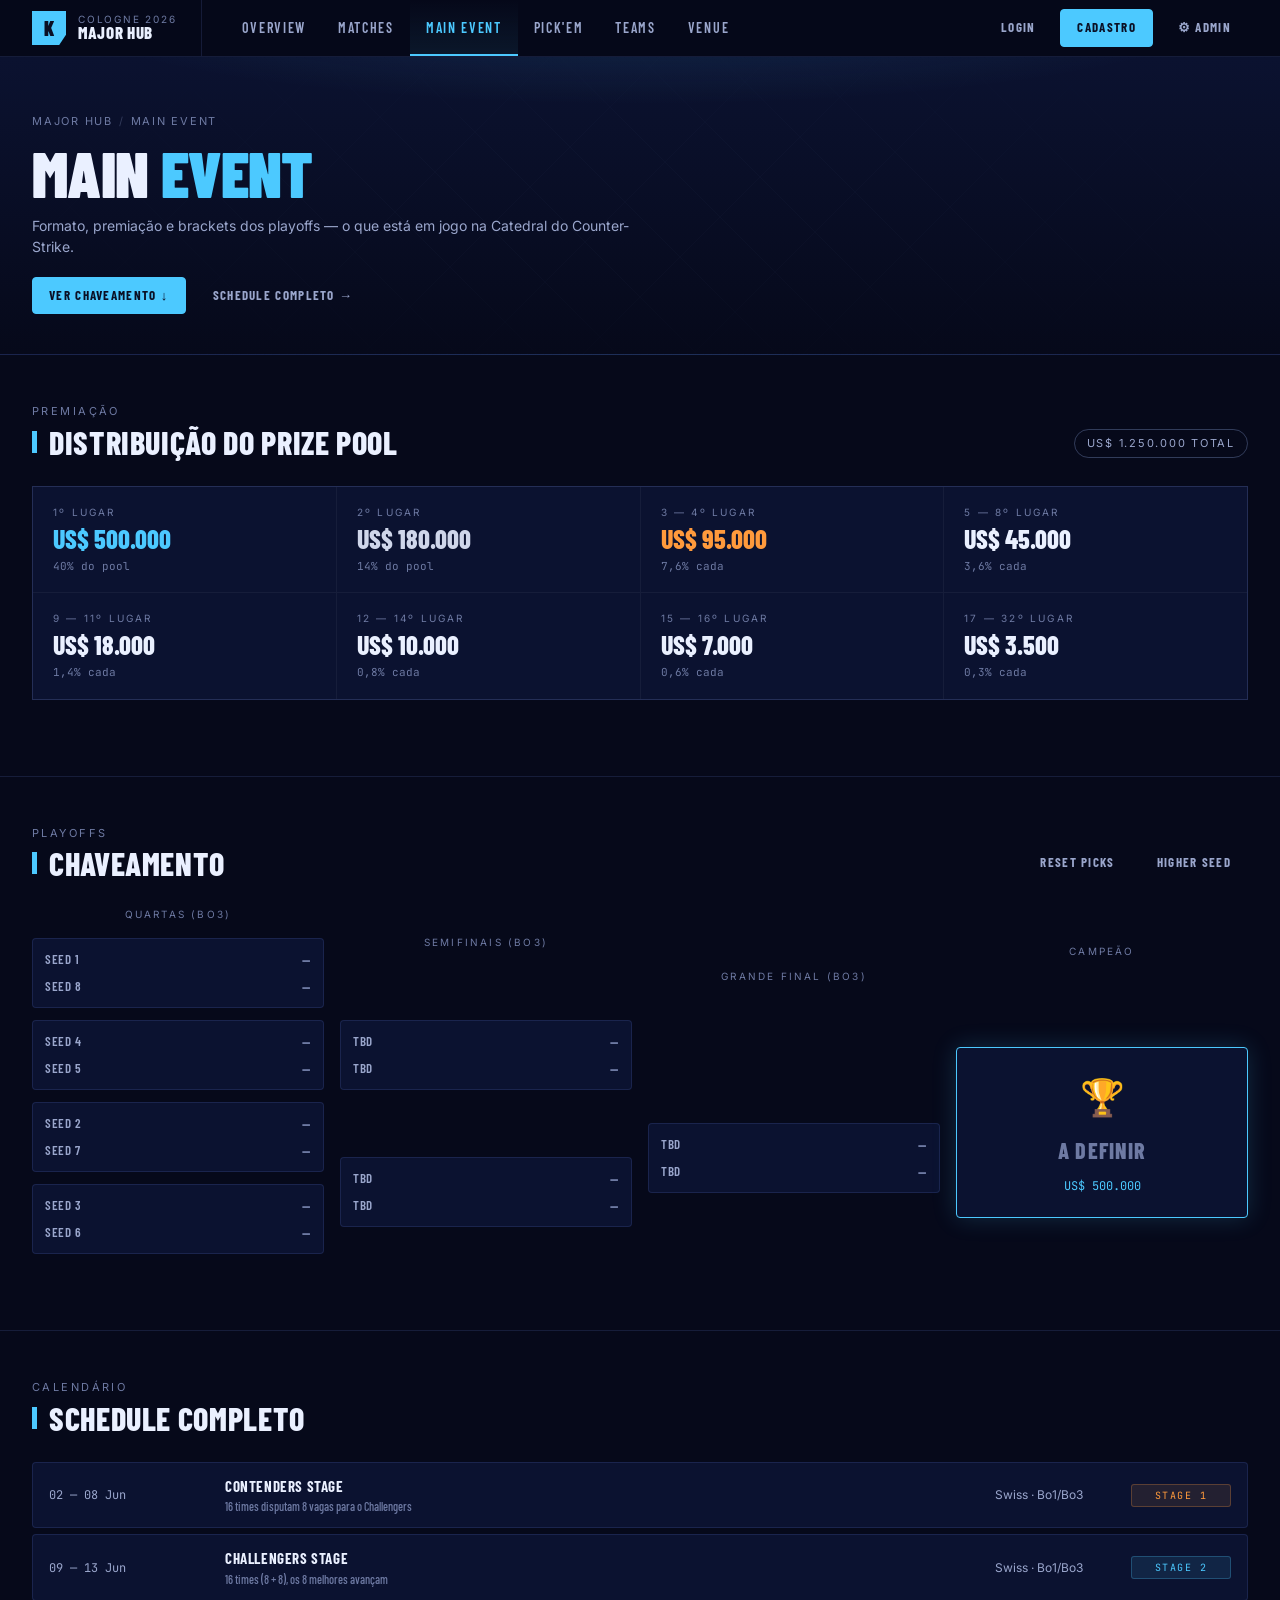
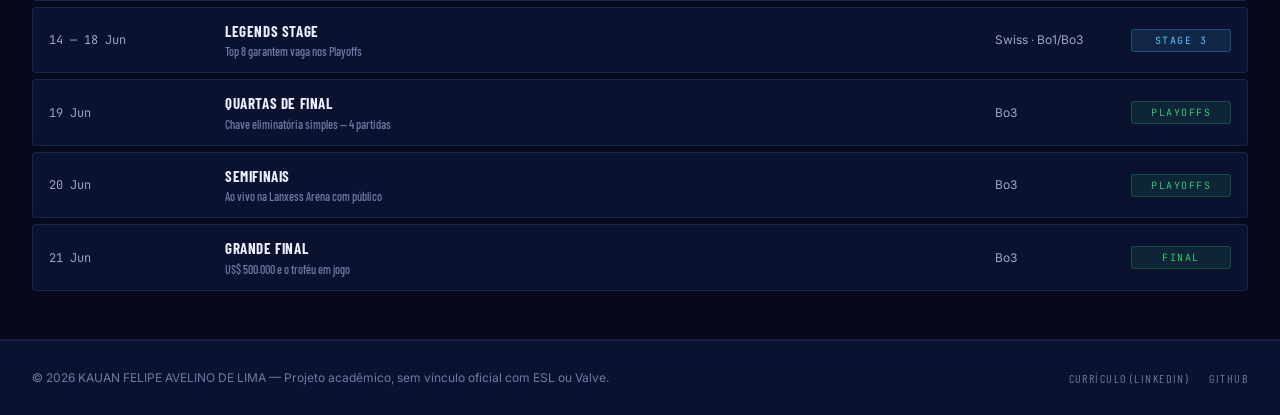
<file: main-event.html>
<!DOCTYPE html>
<html lang="pt-BR">
<head>
  <meta charset="UTF-8">
  <meta name="viewport" content="width=device-width, initial-scale=1.0">
  <meta name="description" content="Main Event do IEM Cologne Major 2026 — formato, premiação e brackets dos playoffs.">
  <title>Main Event — IEM Cologne Major 2026</title>
  <link rel="stylesheet" href="css/style.css">
</head>
<body data-page="main-event">

  <div id="site-nav"></div>

  <header class="page-head">
    <div class="page-head-inner">
      <div class="crumbs"><a href="index.html">Major Hub</a><span class="sep">/</span><span>Main Event</span></div>
      <h1 class="page-title">Main <span class="accent">Event</span></h1>
      <p class="page-sub">Formato, premiação e brackets dos playoffs — o que está em jogo na Catedral do Counter-Strike.</p>
      <div class="page-actions">
        <a class="btn primary" href="#bracket">Ver chaveamento ↓</a>
        <a class="btn ghost" href="#schedule">Schedule completo →</a>
      </div>
    </div>
  </header>

  <main>
    <section class="block">
      <div class="section-head">
        <div>
          <div class="section-kicker">Premiação</div>
          <h2 class="section-title">Distribuição do Prize Pool</h2>
        </div>
        <div class="section-actions">
          <span class="event-badge">US$ 1.250.000 total</span>
        </div>
      </div>

      <div class="prize-grid">
        <div class="prize-cell gold">
          <span class="pos">1º lugar</span>
          <span class="amt">US$ 500.000</span>
          <span class="pct">40% do pool</span>
        </div>
        <div class="prize-cell silver">
          <span class="pos">2º lugar</span>
          <span class="amt">US$ 180.000</span>
          <span class="pct">14% do pool</span>
        </div>
        <div class="prize-cell bronze">
          <span class="pos">3 — 4º lugar</span>
          <span class="amt">US$ 95.000</span>
          <span class="pct">7,6% cada</span>
        </div>
        <div class="prize-cell">
          <span class="pos">5 — 8º lugar</span>
          <span class="amt">US$ 45.000</span>
          <span class="pct">3,6% cada</span>
        </div>
        <div class="prize-cell">
          <span class="pos">9 — 11º lugar</span>
          <span class="amt">US$ 18.000</span>
          <span class="pct">1,4% cada</span>
        </div>
        <div class="prize-cell">
          <span class="pos">12 — 14º lugar</span>
          <span class="amt">US$ 10.000</span>
          <span class="pct">0,8% cada</span>
        </div>
        <div class="prize-cell">
          <span class="pos">15 — 16º lugar</span>
          <span class="amt">US$ 7.000</span>
          <span class="pct">0,6% cada</span>
        </div>
        <div class="prize-cell">
          <span class="pos">17 — 32º lugar</span>
          <span class="amt">US$ 3.500</span>
          <span class="pct">0,3% cada</span>
        </div>
      </div>
    </section>

    <section class="block" id="bracket">
      <div class="section-head">
        <div>
          <div class="section-kicker">Playoffs</div>
          <h2 class="section-title">Chaveamento</h2>
        </div>
        <div class="section-actions">
          <button class="btn ghost" type="button">Reset picks</button>
          <button class="btn ghost" type="button">Higher seed</button>
        </div>
      </div>

      <div class="bracket">
        <div class="br-col">
          <div class="br-label">Quartas (Bo3)</div>
          <div class="br-match">
            <div class="br-team"><span>Seed 1</span><span class="score">—</span></div>
            <div class="br-team"><span>Seed 8</span><span class="score">—</span></div>
          </div>
          <div class="br-match">
            <div class="br-team"><span>Seed 4</span><span class="score">—</span></div>
            <div class="br-team"><span>Seed 5</span><span class="score">—</span></div>
          </div>
          <div class="br-match">
            <div class="br-team"><span>Seed 2</span><span class="score">—</span></div>
            <div class="br-team"><span>Seed 7</span><span class="score">—</span></div>
          </div>
          <div class="br-match">
            <div class="br-team"><span>Seed 3</span><span class="score">—</span></div>
            <div class="br-team"><span>Seed 6</span><span class="score">—</span></div>
          </div>
        </div>

        <div class="br-col">
          <div class="br-label">Semifinais (Bo3)</div>
          <div class="br-match">
            <div class="br-team"><span>TBD</span><span class="score">—</span></div>
            <div class="br-team"><span>TBD</span><span class="score">—</span></div>
          </div>
          <div class="br-match">
            <div class="br-team"><span>TBD</span><span class="score">—</span></div>
            <div class="br-team"><span>TBD</span><span class="score">—</span></div>
          </div>
        </div>

        <div class="br-col">
          <div class="br-label">Grande Final (Bo3)</div>
          <div class="br-match">
            <div class="br-team"><span>TBD</span><span class="score">—</span></div>
            <div class="br-team"><span>TBD</span><span class="score">—</span></div>
          </div>
        </div>

        <div class="br-col">
          <div class="br-label">Campeão</div>
          <div class="champion-card">
            <span class="trophy" aria-hidden="true">🏆</span>
            <span class="ch-name">A definir</span>
            <span class="ch-prize">US$ 500.000</span>
          </div>
        </div>
      </div>
    </section>

    <section class="block" id="schedule">
      <div class="section-head">
        <div>
          <div class="section-kicker">Calendário</div>
          <h2 class="section-title">Schedule completo</h2>
        </div>
      </div>

      <div class="sched">
        <div class="sched-row">
          <div class="when">02 — 08 Jun</div>
          <div class="what">Contenders Stage <small>16 times disputam 8 vagas para o Challengers</small></div>
          <div class="fmt">Swiss · Bo1/Bo3</div>
          <div class="stage-badge s1">Stage 1</div>
        </div>
        <div class="sched-row">
          <div class="when">09 — 13 Jun</div>
          <div class="what">Challengers Stage <small>16 times (8 + 8), os 8 melhores avançam</small></div>
          <div class="fmt">Swiss · Bo1/Bo3</div>
          <div class="stage-badge s2">Stage 2</div>
        </div>
        <div class="sched-row">
          <div class="when">14 — 18 Jun</div>
          <div class="what">Legends Stage <small>Top 8 garantem vaga nos Playoffs</small></div>
          <div class="fmt">Swiss · Bo1/Bo3</div>
          <div class="stage-badge s3">Stage 3</div>
        </div>
        <div class="sched-row">
          <div class="when">19 Jun</div>
          <div class="what">Quartas de Final <small>Chave eliminatória simples — 4 partidas</small></div>
          <div class="fmt">Bo3</div>
          <div class="stage-badge po">Playoffs</div>
        </div>
        <div class="sched-row">
          <div class="when">20 Jun</div>
          <div class="what">Semifinais <small>Ao vivo na Lanxess Arena com público</small></div>
          <div class="fmt">Bo3</div>
          <div class="stage-badge po">Playoffs</div>
        </div>
        <div class="sched-row">
          <div class="when">21 Jun</div>
          <div class="what">Grande Final <small>US$ 500.000 e o troféu em jogo</small></div>
          <div class="fmt">Bo3</div>
          <div class="stage-badge po">Final</div>
        </div>
      </div>
    </section>
  </main>

  <div id="site-foot"></div>
  <script src="js/site.js"></script>
  <script src="js/auth.js"></script>
</body>
</html>
</file>
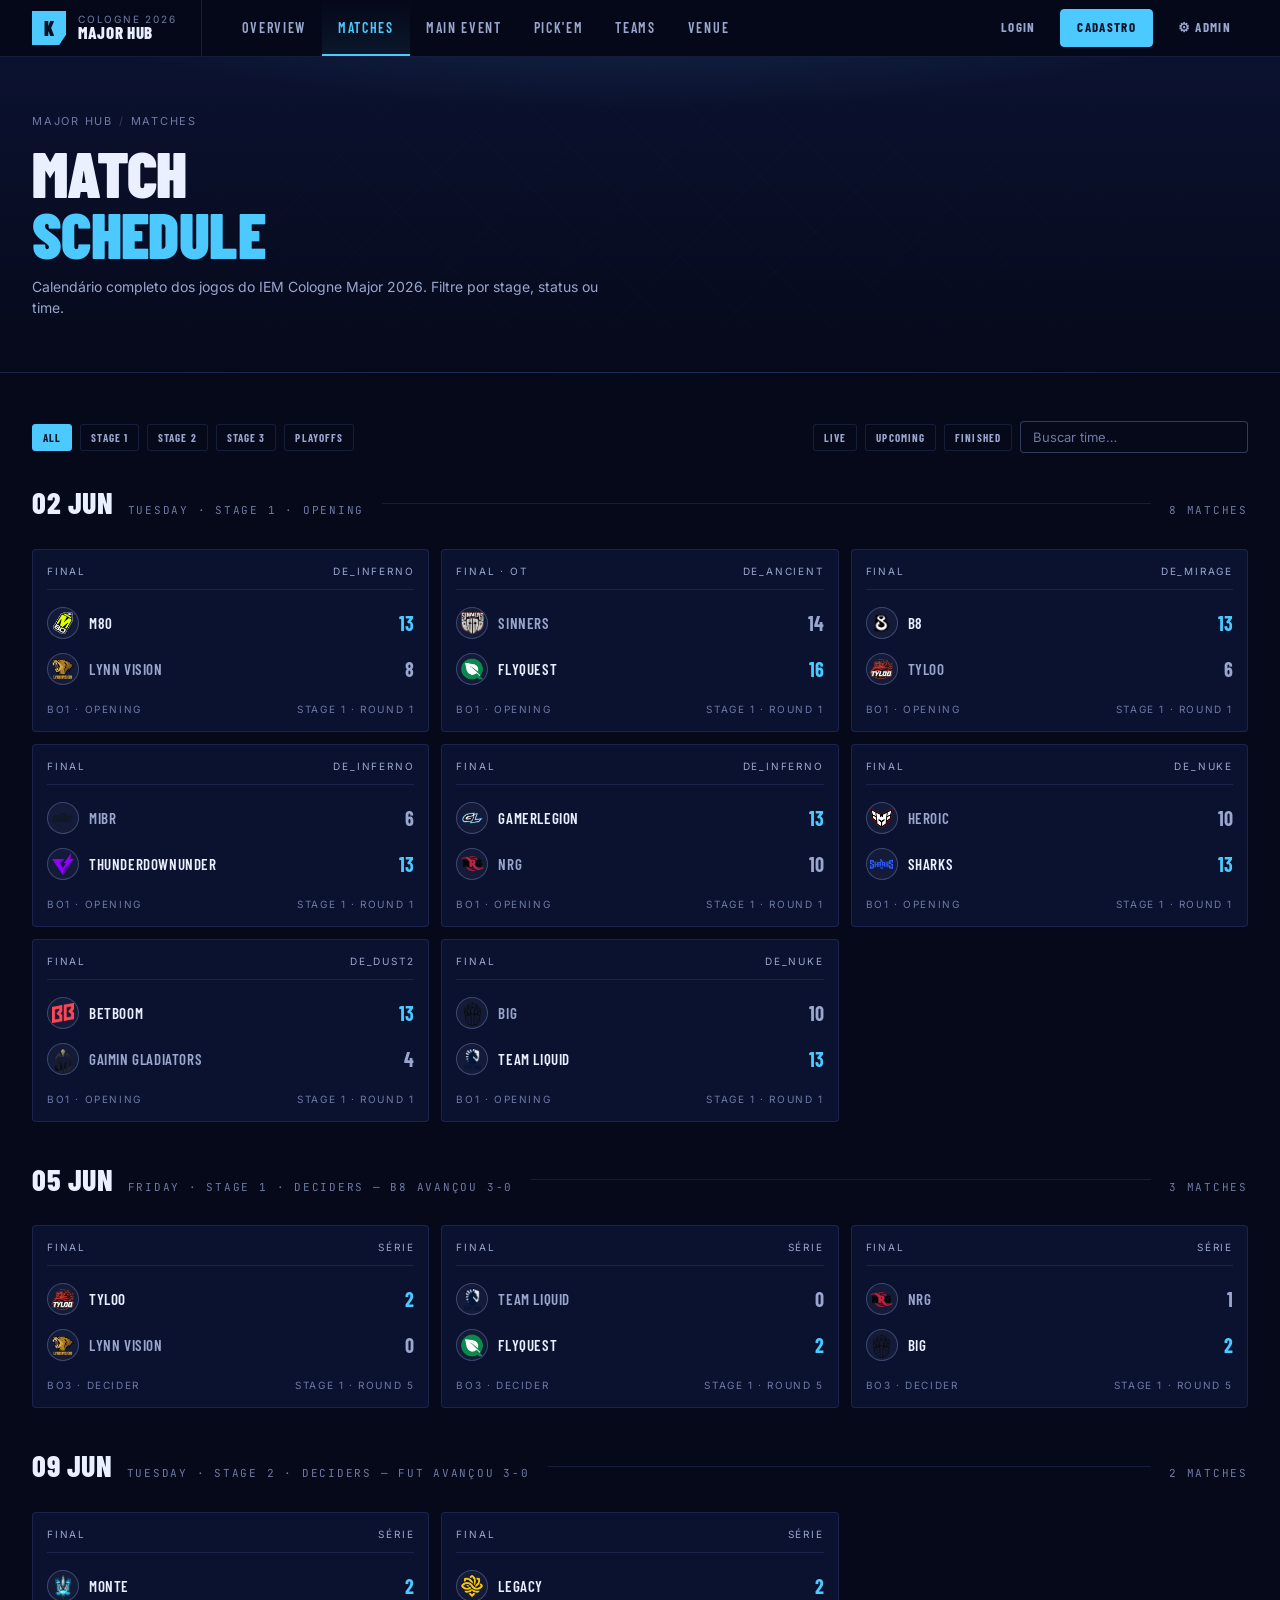
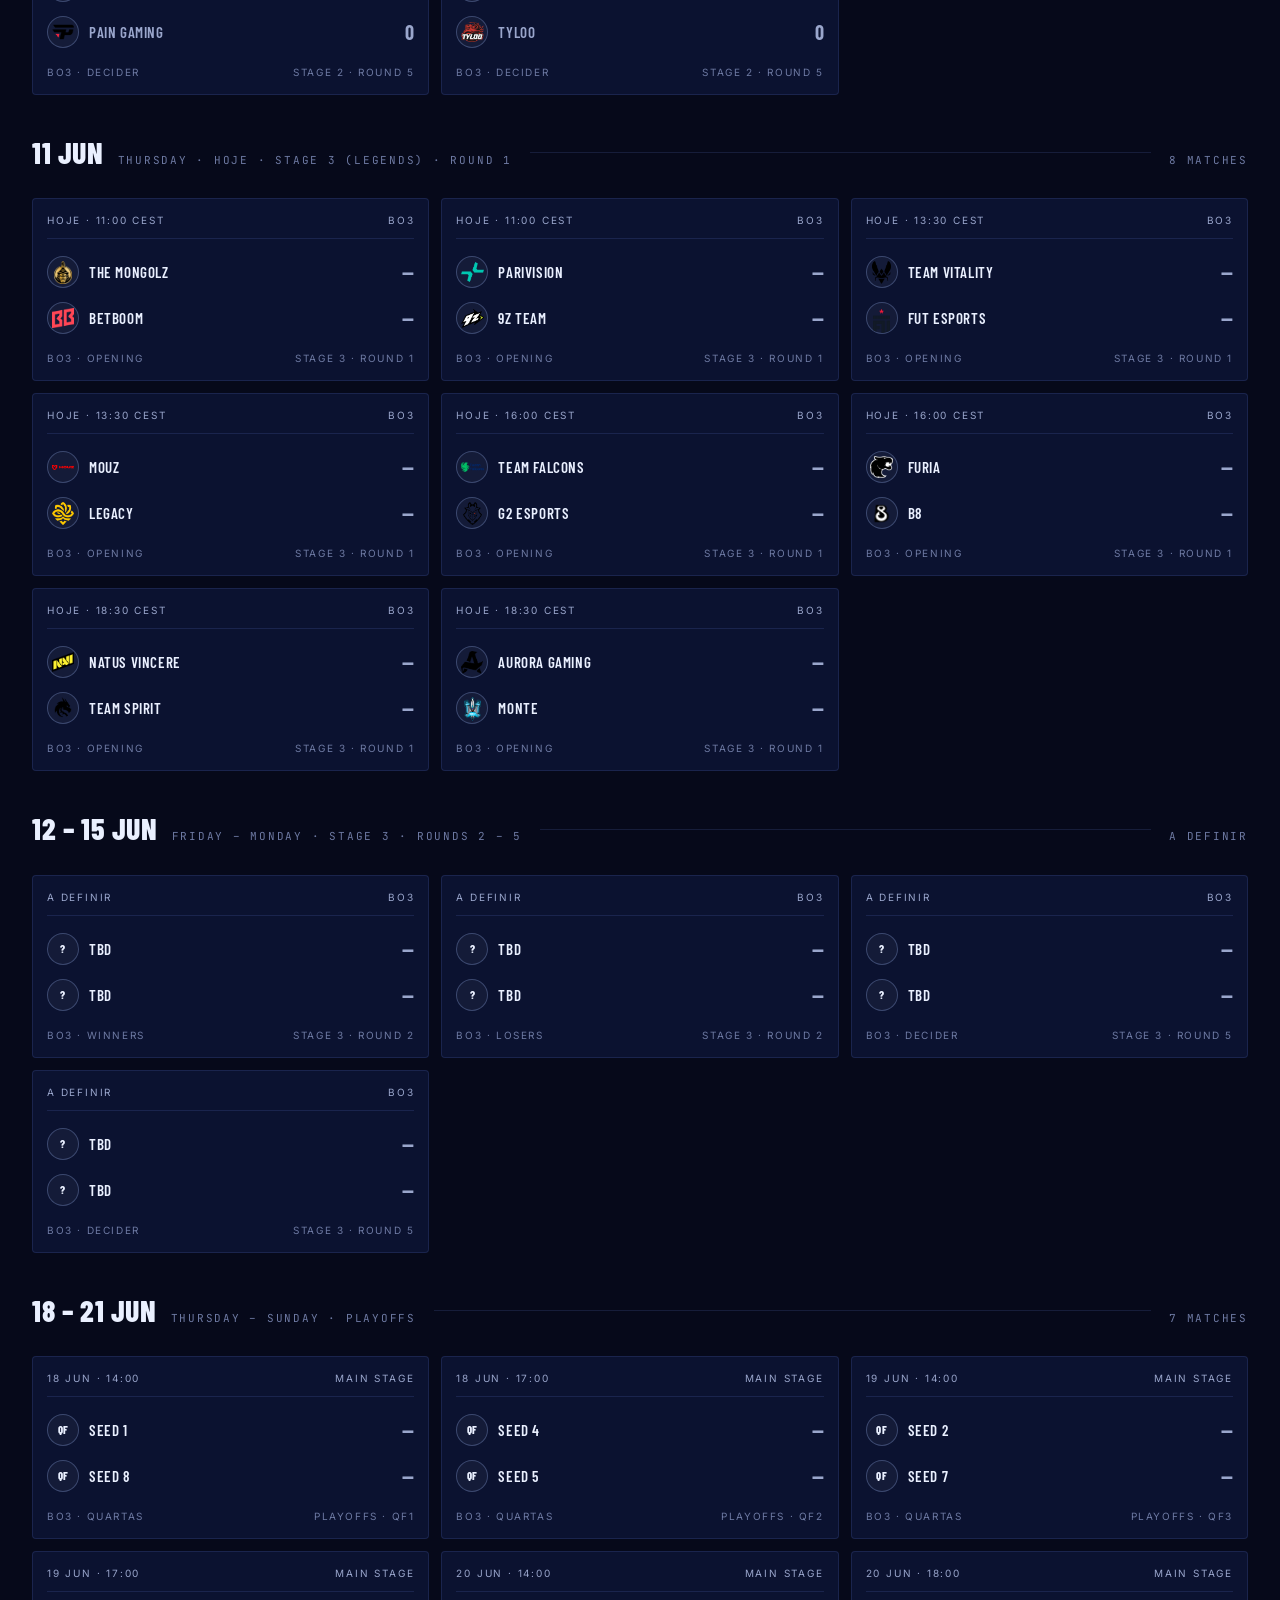
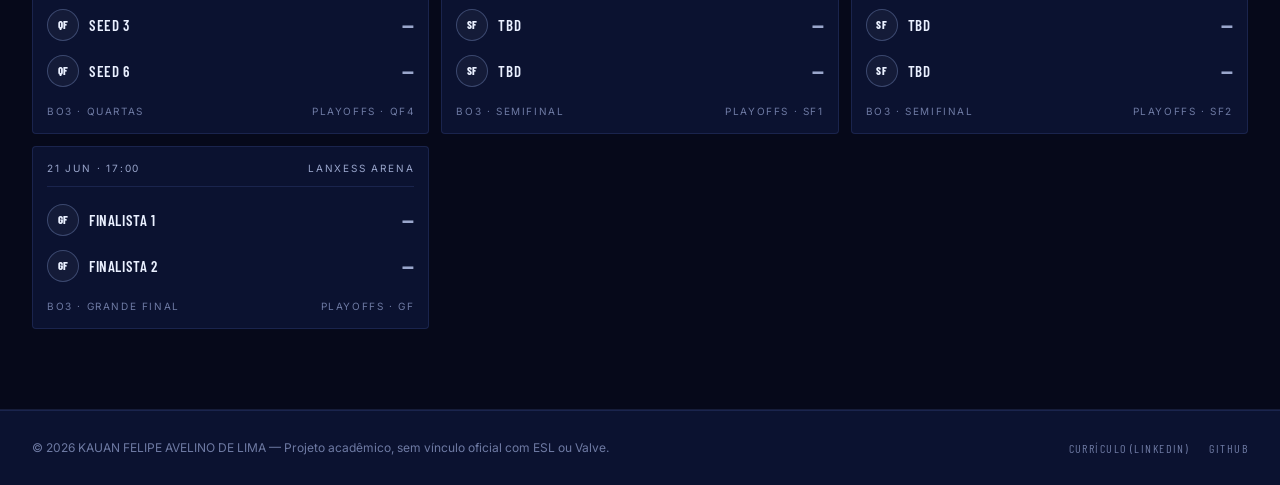
<file: matches.html>
<!DOCTYPE html>
<html lang="pt-BR">
<head>
  <meta charset="UTF-8">
  <meta name="viewport" content="width=device-width, initial-scale=1.0">
  <meta name="description" content="Calendário de partidas do IEM Cologne Major 2026 — todos os confrontos por fase e dia.">
  <title>Partidas — IEM Cologne Major 2026</title>
  <link rel="stylesheet" href="css/style.css">
</head>
<body data-page="matches">

  <div id="site-nav"></div>

  <header class="page-head">
    <div class="page-head-inner">
      <div class="crumbs"><a href="index.html">Major Hub</a><span class="sep">/</span><span>Matches</span></div>
      <h1 class="page-title">Match<br><span class="accent">Schedule</span></h1>
      <p class="page-sub">Calendário completo dos jogos do IEM Cologne Major 2026. Filtre por stage, status ou time.</p>
    </div>
  </header>

  <main>
    <section class="block">
      <h2 class="visually-hidden">Calendário de partidas</h2>

      <div class="filters" role="group" aria-label="Filtrar partidas">
        <button class="filter-pill active" type="button">All</button>
        <button class="filter-pill" type="button">Stage 1</button>
        <button class="filter-pill" type="button">Stage 2</button>
        <button class="filter-pill" type="button">Stage 3</button>
        <button class="filter-pill" type="button">Playoffs</button>
        <div class="grow"></div>
        <button class="filter-pill" type="button">Live</button>
        <button class="filter-pill" type="button">Upcoming</button>
        <button class="filter-pill" type="button">Finished</button>
        <input class="search-input" type="search" placeholder="Buscar time…" aria-label="Buscar partidas">
      </div>

      <div class="day-group">
        <div class="day-group-header">
          <div class="day-date">
            <span class="day-d">02 Jun</span>
            <span class="day-sub">Tuesday · Stage 1 · Opening</span>
          </div>
          <div class="day-line"></div>
          <span class="count">8 matches</span>
        </div>
        <div class="match-list-grid">

          <article class="match">
            <h3 class="visually-hidden">M80 vs Lynn Vision</h3>
            <div class="match-head"><span class="match-time">Final</span><span class="match-time">de_inferno</span></div>
            <div class="match-row winner">
              <div class="match-team"><div class="team-logo"><img src="assets/img/m80.png" alt="M80"></div><span class="team-name">M80</span></div>
              <span class="match-score win">13</span>
            </div>
            <div class="match-row">
              <div class="match-team"><div class="team-logo"><img src="assets/img/lynnvision.png" alt="Lynn Vision"></div><span class="team-name">Lynn Vision</span></div>
              <span class="match-score">8</span>
            </div>
            <div class="match-format"><span>Bo1 · Opening</span><span>Stage 1 · Round 1</span></div>
          </article>

          <article class="match">
            <h3 class="visually-hidden">SINNERS vs FlyQuest</h3>
            <div class="match-head"><span class="match-time">Final · OT</span><span class="match-time">de_ancient</span></div>
            <div class="match-row">
              <div class="match-team"><div class="team-logo"><img src="assets/img/sinners.png" alt="SINNERS"></div><span class="team-name">SINNERS</span></div>
              <span class="match-score">14</span>
            </div>
            <div class="match-row winner">
              <div class="match-team"><div class="team-logo"><img src="assets/img/flyquest.png" alt="FlyQuest"></div><span class="team-name">FlyQuest</span></div>
              <span class="match-score win">16</span>
            </div>
            <div class="match-format"><span>Bo1 · Opening</span><span>Stage 1 · Round 1</span></div>
          </article>

          <article class="match">
            <h3 class="visually-hidden">B8 vs TYLOO</h3>
            <div class="match-head"><span class="match-time">Final</span><span class="match-time">de_mirage</span></div>
            <div class="match-row winner">
              <div class="match-team"><div class="team-logo"><img src="assets/img/b8.png" alt="B8"></div><span class="team-name">B8</span></div>
              <span class="match-score win">13</span>
            </div>
            <div class="match-row">
              <div class="match-team"><div class="team-logo"><img src="assets/img/tyloo.png" alt="TYLOO"></div><span class="team-name">TYLOO</span></div>
              <span class="match-score">6</span>
            </div>
            <div class="match-format"><span>Bo1 · Opening</span><span>Stage 1 · Round 1</span></div>
          </article>

          <article class="match">
            <h3 class="visually-hidden">MIBR vs THUNDERdOWNUNDER</h3>
            <div class="match-head"><span class="match-time">Final</span><span class="match-time">de_inferno</span></div>
            <div class="match-row">
              <div class="match-team"><div class="team-logo"><img src="assets/img/mibr.png" alt="MIBR"></div><span class="team-name">MIBR</span></div>
              <span class="match-score">6</span>
            </div>
            <div class="match-row winner">
              <div class="match-team"><div class="team-logo"><img src="assets/img/thunderdownunder.png" alt="THUNDERdOWNUNDER"></div><span class="team-name">THUNDERdOWNUNDER</span></div>
              <span class="match-score win">13</span>
            </div>
            <div class="match-format"><span>Bo1 · Opening</span><span>Stage 1 · Round 1</span></div>
          </article>

          <article class="match">
            <h3 class="visually-hidden">GamerLegion vs NRG</h3>
            <div class="match-head"><span class="match-time">Final</span><span class="match-time">de_inferno</span></div>
            <div class="match-row winner">
              <div class="match-team"><div class="team-logo"><img src="assets/img/gamerlegion.png" alt="GamerLegion"></div><span class="team-name">GamerLegion</span></div>
              <span class="match-score win">13</span>
            </div>
            <div class="match-row">
              <div class="match-team"><div class="team-logo"><img src="assets/img/nrg.png" alt="NRG"></div><span class="team-name">NRG</span></div>
              <span class="match-score">10</span>
            </div>
            <div class="match-format"><span>Bo1 · Opening</span><span>Stage 1 · Round 1</span></div>
          </article>

          <article class="match">
            <h3 class="visually-hidden">HEROIC vs Sharks</h3>
            <div class="match-head"><span class="match-time">Final</span><span class="match-time">de_nuke</span></div>
            <div class="match-row">
              <div class="match-team"><div class="team-logo"><img src="assets/img/heroic.png" alt="HEROIC"></div><span class="team-name">HEROIC</span></div>
              <span class="match-score">10</span>
            </div>
            <div class="match-row winner">
              <div class="match-team"><div class="team-logo"><img src="assets/img/sharks.png" alt="Sharks"></div><span class="team-name">Sharks</span></div>
              <span class="match-score win">13</span>
            </div>
            <div class="match-format"><span>Bo1 · Opening</span><span>Stage 1 · Round 1</span></div>
          </article>

          <article class="match">
            <h3 class="visually-hidden">BetBoom vs Gaimin Gladiators</h3>
            <div class="match-head"><span class="match-time">Final</span><span class="match-time">de_dust2</span></div>
            <div class="match-row winner">
              <div class="match-team"><div class="team-logo"><img src="assets/img/betboom.png" alt="BetBoom"></div><span class="team-name">BetBoom</span></div>
              <span class="match-score win">13</span>
            </div>
            <div class="match-row">
              <div class="match-team"><div class="team-logo"><img src="assets/img/gaimingladiators.png" alt="Gaimin Gladiators"></div><span class="team-name">Gaimin Gladiators</span></div>
              <span class="match-score">4</span>
            </div>
            <div class="match-format"><span>Bo1 · Opening</span><span>Stage 1 · Round 1</span></div>
          </article>

          <article class="match">
            <h3 class="visually-hidden">BIG vs Team Liquid</h3>
            <div class="match-head"><span class="match-time">Final</span><span class="match-time">de_nuke</span></div>
            <div class="match-row">
              <div class="match-team"><div class="team-logo"><img src="assets/img/big.png" alt="BIG"></div><span class="team-name">BIG</span></div>
              <span class="match-score">10</span>
            </div>
            <div class="match-row winner">
              <div class="match-team"><div class="team-logo"><img src="assets/img/liquid.png" alt="Team Liquid"></div><span class="team-name">Team Liquid</span></div>
              <span class="match-score win">13</span>
            </div>
            <div class="match-format"><span>Bo1 · Opening</span><span>Stage 1 · Round 1</span></div>
          </article>
        </div>
      </div>

      <div class="day-group">
        <div class="day-group-header">
          <div class="day-date">
            <span class="day-d">05 Jun</span>
            <span class="day-sub">Friday · Stage 1 · Deciders — B8 avançou 3-0</span>
          </div>
          <div class="day-line"></div>
          <span class="count">3 matches</span>
        </div>
        <div class="match-list-grid">

          <article class="match">
            <h3 class="visually-hidden">TYLOO vs Lynn Vision</h3>
            <div class="match-head"><span class="match-time">Final</span><span class="match-time">Série</span></div>
            <div class="match-row winner">
              <div class="match-team"><div class="team-logo"><img src="assets/img/tyloo.png" alt="TYLOO"></div><span class="team-name">TYLOO</span></div>
              <span class="match-score win">2</span>
            </div>
            <div class="match-row">
              <div class="match-team"><div class="team-logo"><img src="assets/img/lynnvision.png" alt="Lynn Vision"></div><span class="team-name">Lynn Vision</span></div>
              <span class="match-score">0</span>
            </div>
            <div class="match-format"><span>Bo3 · Decider</span><span>Stage 1 · Round 5</span></div>
          </article>

          <article class="match">
            <h3 class="visually-hidden">Team Liquid vs FlyQuest</h3>
            <div class="match-head"><span class="match-time">Final</span><span class="match-time">Série</span></div>
            <div class="match-row">
              <div class="match-team"><div class="team-logo"><img src="assets/img/liquid.png" alt="Team Liquid"></div><span class="team-name">Team Liquid</span></div>
              <span class="match-score">0</span>
            </div>
            <div class="match-row winner">
              <div class="match-team"><div class="team-logo"><img src="assets/img/flyquest.png" alt="FlyQuest"></div><span class="team-name">FlyQuest</span></div>
              <span class="match-score win">2</span>
            </div>
            <div class="match-format"><span>Bo3 · Decider</span><span>Stage 1 · Round 5</span></div>
          </article>

          <article class="match">
            <h3 class="visually-hidden">NRG vs BIG</h3>
            <div class="match-head"><span class="match-time">Final</span><span class="match-time">Série</span></div>
            <div class="match-row">
              <div class="match-team"><div class="team-logo"><img src="assets/img/nrg.png" alt="NRG"></div><span class="team-name">NRG</span></div>
              <span class="match-score">1</span>
            </div>
            <div class="match-row winner">
              <div class="match-team"><div class="team-logo"><img src="assets/img/big.png" alt="BIG"></div><span class="team-name">BIG</span></div>
              <span class="match-score win">2</span>
            </div>
            <div class="match-format"><span>Bo3 · Decider</span><span>Stage 1 · Round 5</span></div>
          </article>
        </div>
      </div>

      <div class="day-group">
        <div class="day-group-header">
          <div class="day-date">
            <span class="day-d">09 Jun</span>
            <span class="day-sub">Tuesday · Stage 2 · Deciders — FUT avançou 3-0</span>
          </div>
          <div class="day-line"></div>
          <span class="count">2 matches</span>
        </div>
        <div class="match-list-grid">

          <article class="match">
            <h3 class="visually-hidden">Monte vs paiN Gaming</h3>
            <div class="match-head"><span class="match-time">Final</span><span class="match-time">Série</span></div>
            <div class="match-row winner">
              <div class="match-team"><div class="team-logo"><img src="assets/img/monte.png" alt="Monte"></div><span class="team-name">Monte</span></div>
              <span class="match-score win">2</span>
            </div>
            <div class="match-row">
              <div class="match-team"><div class="team-logo"><img src="assets/img/pain.png" alt="paiN Gaming"></div><span class="team-name">paiN Gaming</span></div>
              <span class="match-score">0</span>
            </div>
            <div class="match-format"><span>Bo3 · Decider</span><span>Stage 2 · Round 5</span></div>
          </article>

          <article class="match">
            <h3 class="visually-hidden">Legacy vs TYLOO</h3>
            <div class="match-head"><span class="match-time">Final</span><span class="match-time">Série</span></div>
            <div class="match-row winner">
              <div class="match-team"><div class="team-logo"><img src="assets/img/legacy.png" alt="Legacy"></div><span class="team-name">Legacy</span></div>
              <span class="match-score win">2</span>
            </div>
            <div class="match-row">
              <div class="match-team"><div class="team-logo"><img src="assets/img/tyloo.png" alt="TYLOO"></div><span class="team-name">TYLOO</span></div>
              <span class="match-score">0</span>
            </div>
            <div class="match-format"><span>Bo3 · Decider</span><span>Stage 2 · Round 5</span></div>
          </article>
        </div>
      </div>

      <div class="day-group">
        <div class="day-group-header">
          <div class="day-date">
            <span class="day-d">11 Jun</span>
            <span class="day-sub">Thursday · Hoje · Stage 3 (Legends) · Round 1</span>
          </div>
          <div class="day-line"></div>
          <span class="count">8 matches</span>
        </div>
        <div class="match-list-grid">

          <article class="match">
            <h3 class="visually-hidden">The MongolZ vs BetBoom</h3>
            <div class="match-head"><span class="match-time">Hoje · 11:00 CEST</span><span class="match-time">Bo3</span></div>
            <div class="match-row upcoming">
              <div class="match-team"><div class="team-logo"><img src="assets/img/mongolz.png" alt="The MongolZ"></div><span class="team-name">The MongolZ</span></div>
              <span class="match-score">—</span>
            </div>
            <div class="match-row upcoming">
              <div class="match-team"><div class="team-logo"><img src="assets/img/betboom.png" alt="BetBoom"></div><span class="team-name">BetBoom</span></div>
              <span class="match-score">—</span>
            </div>
            <div class="match-format"><span>Bo3 · Opening</span><span>Stage 3 · Round 1</span></div>
          </article>

          <article class="match">
            <h3 class="visually-hidden">PARIVISION vs 9z Team</h3>
            <div class="match-head"><span class="match-time">Hoje · 11:00 CEST</span><span class="match-time">Bo3</span></div>
            <div class="match-row upcoming">
              <div class="match-team"><div class="team-logo"><img src="assets/img/parivision.png" alt="PARIVISION"></div><span class="team-name">PARIVISION</span></div>
              <span class="match-score">—</span>
            </div>
            <div class="match-row upcoming">
              <div class="match-team"><div class="team-logo"><img src="assets/img/9z.png" alt="9z Team"></div><span class="team-name">9z Team</span></div>
              <span class="match-score">—</span>
            </div>
            <div class="match-format"><span>Bo3 · Opening</span><span>Stage 3 · Round 1</span></div>
          </article>

          <article class="match">
            <h3 class="visually-hidden">Team Vitality vs FUT Esports</h3>
            <div class="match-head"><span class="match-time">Hoje · 13:30 CEST</span><span class="match-time">Bo3</span></div>
            <div class="match-row upcoming">
              <div class="match-team"><div class="team-logo"><img src="assets/img/vitality.png" alt="Team Vitality"></div><span class="team-name">Team Vitality</span></div>
              <span class="match-score">—</span>
            </div>
            <div class="match-row upcoming">
              <div class="match-team"><div class="team-logo"><img src="assets/img/fut.png" alt="FUT Esports"></div><span class="team-name">FUT Esports</span></div>
              <span class="match-score">—</span>
            </div>
            <div class="match-format"><span>Bo3 · Opening</span><span>Stage 3 · Round 1</span></div>
          </article>

          <article class="match">
            <h3 class="visually-hidden">MOUZ vs Legacy</h3>
            <div class="match-head"><span class="match-time">Hoje · 13:30 CEST</span><span class="match-time">Bo3</span></div>
            <div class="match-row upcoming">
              <div class="match-team"><div class="team-logo"><img src="assets/img/mouz.png" alt="MOUZ"></div><span class="team-name">MOUZ</span></div>
              <span class="match-score">—</span>
            </div>
            <div class="match-row upcoming">
              <div class="match-team"><div class="team-logo"><img src="assets/img/legacy.png" alt="Legacy"></div><span class="team-name">Legacy</span></div>
              <span class="match-score">—</span>
            </div>
            <div class="match-format"><span>Bo3 · Opening</span><span>Stage 3 · Round 1</span></div>
          </article>

          <article class="match">
            <h3 class="visually-hidden">Team Falcons vs G2 Esports</h3>
            <div class="match-head"><span class="match-time">Hoje · 16:00 CEST</span><span class="match-time">Bo3</span></div>
            <div class="match-row upcoming">
              <div class="match-team"><div class="team-logo"><img src="assets/img/falcons.png" alt="Team Falcons"></div><span class="team-name">Team Falcons</span></div>
              <span class="match-score">—</span>
            </div>
            <div class="match-row upcoming">
              <div class="match-team"><div class="team-logo"><img src="assets/img/g2.png" alt="G2 Esports"></div><span class="team-name">G2 Esports</span></div>
              <span class="match-score">—</span>
            </div>
            <div class="match-format"><span>Bo3 · Opening</span><span>Stage 3 · Round 1</span></div>
          </article>

          <article class="match">
            <h3 class="visually-hidden">FURIA vs B8</h3>
            <div class="match-head"><span class="match-time">Hoje · 16:00 CEST</span><span class="match-time">Bo3</span></div>
            <div class="match-row upcoming">
              <div class="match-team"><div class="team-logo"><img src="assets/img/furia.png" alt="FURIA"></div><span class="team-name">FURIA</span></div>
              <span class="match-score">—</span>
            </div>
            <div class="match-row upcoming">
              <div class="match-team"><div class="team-logo"><img src="assets/img/b8.png" alt="B8"></div><span class="team-name">B8</span></div>
              <span class="match-score">—</span>
            </div>
            <div class="match-format"><span>Bo3 · Opening</span><span>Stage 3 · Round 1</span></div>
          </article>

          <article class="match">
            <h3 class="visually-hidden">Natus Vincere vs Team Spirit</h3>
            <div class="match-head"><span class="match-time">Hoje · 18:30 CEST</span><span class="match-time">Bo3</span></div>
            <div class="match-row upcoming">
              <div class="match-team"><div class="team-logo"><img src="assets/img/navi.png" alt="Natus Vincere"></div><span class="team-name">Natus Vincere</span></div>
              <span class="match-score">—</span>
            </div>
            <div class="match-row upcoming">
              <div class="match-team"><div class="team-logo"><img src="assets/img/spirit.png" alt="Team Spirit"></div><span class="team-name">Team Spirit</span></div>
              <span class="match-score">—</span>
            </div>
            <div class="match-format"><span>Bo3 · Opening</span><span>Stage 3 · Round 1</span></div>
          </article>

          <article class="match">
            <h3 class="visually-hidden">Aurora Gaming vs Monte</h3>
            <div class="match-head"><span class="match-time">Hoje · 18:30 CEST</span><span class="match-time">Bo3</span></div>
            <div class="match-row upcoming">
              <div class="match-team"><div class="team-logo"><img src="assets/img/aurora.png" alt="Aurora Gaming"></div><span class="team-name">Aurora Gaming</span></div>
              <span class="match-score">—</span>
            </div>
            <div class="match-row upcoming">
              <div class="match-team"><div class="team-logo"><img src="assets/img/monte.png" alt="Monte"></div><span class="team-name">Monte</span></div>
              <span class="match-score">—</span>
            </div>
            <div class="match-format"><span>Bo3 · Opening</span><span>Stage 3 · Round 1</span></div>
          </article>
        </div>
      </div>

      <div class="day-group">
        <div class="day-group-header">
          <div class="day-date">
            <span class="day-d">12 – 15 Jun</span>
            <span class="day-sub">Friday – Monday · Stage 3 · Rounds 2 – 5</span>
          </div>
          <div class="day-line"></div>
          <span class="count">A definir</span>
        </div>
        <div class="match-list-grid">
          <article class="match">
            <h3 class="visually-hidden">Stage 3 Round 2 — confronto a definir</h3>
            <div class="match-head"><span class="match-time">A definir</span><span class="match-time">Bo3</span></div>
            <div class="match-row upcoming"><div class="match-team"><div class="team-logo" aria-hidden="true">?</div><span class="team-name">TBD</span></div><span class="match-score">—</span></div>
            <div class="match-row upcoming"><div class="match-team"><div class="team-logo" aria-hidden="true">?</div><span class="team-name">TBD</span></div><span class="match-score">—</span></div>
            <div class="match-format"><span>Bo3 · Winners</span><span>Stage 3 · Round 2</span></div>
          </article>
          <article class="match">
            <h3 class="visually-hidden">Stage 3 Round 2 — confronto a definir</h3>
            <div class="match-head"><span class="match-time">A definir</span><span class="match-time">Bo3</span></div>
            <div class="match-row upcoming"><div class="match-team"><div class="team-logo" aria-hidden="true">?</div><span class="team-name">TBD</span></div><span class="match-score">—</span></div>
            <div class="match-row upcoming"><div class="match-team"><div class="team-logo" aria-hidden="true">?</div><span class="team-name">TBD</span></div><span class="match-score">—</span></div>
            <div class="match-format"><span>Bo3 · Losers</span><span>Stage 3 · Round 2</span></div>
          </article>
          <article class="match">
            <h3 class="visually-hidden">Stage 3 Round 5 — decider a definir</h3>
            <div class="match-head"><span class="match-time">A definir</span><span class="match-time">Bo3</span></div>
            <div class="match-row upcoming"><div class="match-team"><div class="team-logo" aria-hidden="true">?</div><span class="team-name">TBD</span></div><span class="match-score">—</span></div>
            <div class="match-row upcoming"><div class="match-team"><div class="team-logo" aria-hidden="true">?</div><span class="team-name">TBD</span></div><span class="match-score">—</span></div>
            <div class="match-format"><span>Bo3 · Decider</span><span>Stage 3 · Round 5</span></div>
          </article>
          <article class="match">
            <h3 class="visually-hidden">Stage 3 Round 5 — decider a definir</h3>
            <div class="match-head"><span class="match-time">A definir</span><span class="match-time">Bo3</span></div>
            <div class="match-row upcoming"><div class="match-team"><div class="team-logo" aria-hidden="true">?</div><span class="team-name">TBD</span></div><span class="match-score">—</span></div>
            <div class="match-row upcoming"><div class="match-team"><div class="team-logo" aria-hidden="true">?</div><span class="team-name">TBD</span></div><span class="match-score">—</span></div>
            <div class="match-format"><span>Bo3 · Decider</span><span>Stage 3 · Round 5</span></div>
          </article>
        </div>
      </div>

      <div class="day-group">
        <div class="day-group-header">
          <div class="day-date">
            <span class="day-d">18 – 21 Jun</span>
            <span class="day-sub">Thursday – Sunday · Playoffs</span>
          </div>
          <div class="day-line"></div>
          <span class="count">7 matches</span>
        </div>
        <div class="match-list-grid">
          <article class="match">
            <h3 class="visually-hidden">Quartas de final 1</h3>
            <div class="match-head"><span class="match-time">18 Jun · 14:00</span><span class="match-time">Main Stage</span></div>
            <div class="match-row upcoming"><div class="match-team"><div class="team-logo" aria-hidden="true">QF</div><span class="team-name">Seed 1</span></div><span class="match-score">—</span></div>
            <div class="match-row upcoming"><div class="match-team"><div class="team-logo" aria-hidden="true">QF</div><span class="team-name">Seed 8</span></div><span class="match-score">—</span></div>
            <div class="match-format"><span>Bo3 · Quartas</span><span>Playoffs · QF1</span></div>
          </article>
          <article class="match">
            <h3 class="visually-hidden">Quartas de final 2</h3>
            <div class="match-head"><span class="match-time">18 Jun · 17:00</span><span class="match-time">Main Stage</span></div>
            <div class="match-row upcoming"><div class="match-team"><div class="team-logo" aria-hidden="true">QF</div><span class="team-name">Seed 4</span></div><span class="match-score">—</span></div>
            <div class="match-row upcoming"><div class="match-team"><div class="team-logo" aria-hidden="true">QF</div><span class="team-name">Seed 5</span></div><span class="match-score">—</span></div>
            <div class="match-format"><span>Bo3 · Quartas</span><span>Playoffs · QF2</span></div>
          </article>
          <article class="match">
            <h3 class="visually-hidden">Quartas de final 3</h3>
            <div class="match-head"><span class="match-time">19 Jun · 14:00</span><span class="match-time">Main Stage</span></div>
            <div class="match-row upcoming"><div class="match-team"><div class="team-logo" aria-hidden="true">QF</div><span class="team-name">Seed 2</span></div><span class="match-score">—</span></div>
            <div class="match-row upcoming"><div class="match-team"><div class="team-logo" aria-hidden="true">QF</div><span class="team-name">Seed 7</span></div><span class="match-score">—</span></div>
            <div class="match-format"><span>Bo3 · Quartas</span><span>Playoffs · QF3</span></div>
          </article>
          <article class="match">
            <h3 class="visually-hidden">Quartas de final 4</h3>
            <div class="match-head"><span class="match-time">19 Jun · 17:00</span><span class="match-time">Main Stage</span></div>
            <div class="match-row upcoming"><div class="match-team"><div class="team-logo" aria-hidden="true">QF</div><span class="team-name">Seed 3</span></div><span class="match-score">—</span></div>
            <div class="match-row upcoming"><div class="match-team"><div class="team-logo" aria-hidden="true">QF</div><span class="team-name">Seed 6</span></div><span class="match-score">—</span></div>
            <div class="match-format"><span>Bo3 · Quartas</span><span>Playoffs · QF4</span></div>
          </article>
          <article class="match">
            <h3 class="visually-hidden">Semifinal 1</h3>
            <div class="match-head"><span class="match-time">20 Jun · 14:00</span><span class="match-time">Main Stage</span></div>
            <div class="match-row upcoming"><div class="match-team"><div class="team-logo" aria-hidden="true">SF</div><span class="team-name">TBD</span></div><span class="match-score">—</span></div>
            <div class="match-row upcoming"><div class="match-team"><div class="team-logo" aria-hidden="true">SF</div><span class="team-name">TBD</span></div><span class="match-score">—</span></div>
            <div class="match-format"><span>Bo3 · Semifinal</span><span>Playoffs · SF1</span></div>
          </article>
          <article class="match">
            <h3 class="visually-hidden">Semifinal 2</h3>
            <div class="match-head"><span class="match-time">20 Jun · 18:00</span><span class="match-time">Main Stage</span></div>
            <div class="match-row upcoming"><div class="match-team"><div class="team-logo" aria-hidden="true">SF</div><span class="team-name">TBD</span></div><span class="match-score">—</span></div>
            <div class="match-row upcoming"><div class="match-team"><div class="team-logo" aria-hidden="true">SF</div><span class="team-name">TBD</span></div><span class="match-score">—</span></div>
            <div class="match-format"><span>Bo3 · Semifinal</span><span>Playoffs · SF2</span></div>
          </article>
          <article class="match">
            <h3 class="visually-hidden">Grande Final</h3>
            <div class="match-head"><span class="match-time">21 Jun · 17:00</span><span class="match-time">Lanxess Arena</span></div>
            <div class="match-row upcoming"><div class="match-team"><div class="team-logo" aria-hidden="true">GF</div><span class="team-name">Finalista 1</span></div><span class="match-score">—</span></div>
            <div class="match-row upcoming"><div class="match-team"><div class="team-logo" aria-hidden="true">GF</div><span class="team-name">Finalista 2</span></div><span class="match-score">—</span></div>
            <div class="match-format"><span>Bo3 · Grande Final</span><span>Playoffs · GF</span></div>
          </article>
        </div>
      </div>

    </section>
  </main>

  <div id="site-foot"></div>
  <script src="js/site.js"></script>
  <script src="js/auth.js"></script>
</body>
</html>
</file>
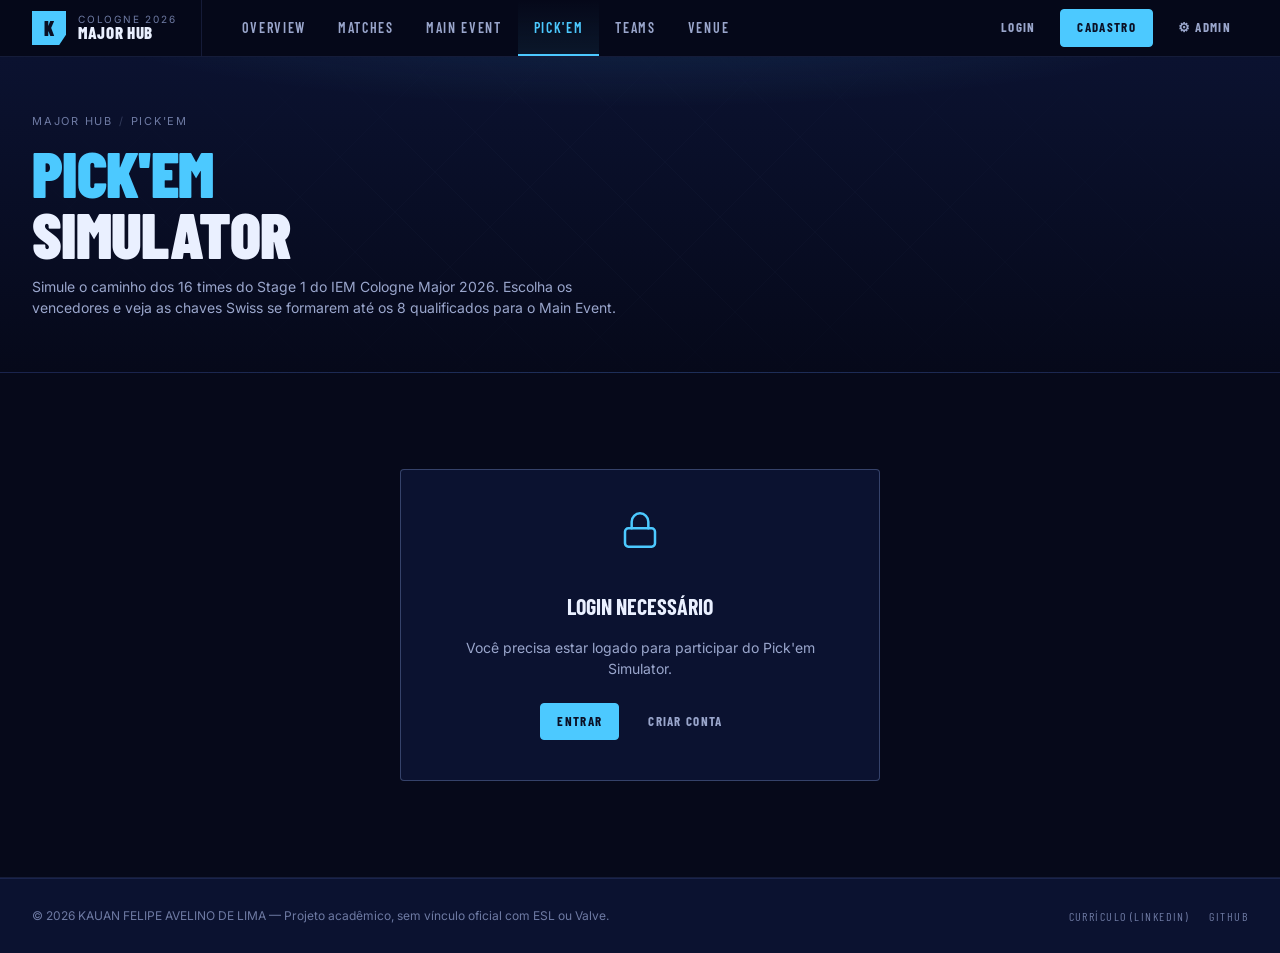
<file: pickem.html>
<!DOCTYPE html>
<html lang="pt-BR">
<head>
  <meta charset="UTF-8">
  <meta name="viewport" content="width=device-width, initial-scale=1.0">
  <meta name="description" content="Simulador do IEM Cologne Major 2026 — preveja todas as fases do Swiss e dispute pontos no leaderboard.">
  <title>Pick'em Simulator — IEM Cologne Major 2026</title>
  <link rel="stylesheet" href="css/style.css">
  <style>
    /* ====== PICKEM SIMULATOR ====== */
    #aviso-login {
      max-width: 480px; margin: 48px auto;
      background: var(--bg-1); border: 1px solid var(--line-strong);
      border-radius: var(--radius); padding: 40px 32px; text-align: center;
    }
    #aviso-login svg { color: var(--accent); margin-bottom: 16px; }
    #aviso-login h2 {
      font-family: 'Barlow Condensed', sans-serif; font-weight: 700;
      font-size: 22px; text-transform: uppercase; margin-bottom: 8px;
    }
    #aviso-login p { font-size: 14px; color: var(--ink-dim); margin-bottom: 24px; }
    #aviso-login .auth-btns { display: flex; gap: 12px; justify-content: center; flex-wrap: wrap; }

    /* ===== Status cards (Stage 1 / 2 / 3 / Playoffs) ===== */
    .status-cards {
      display: grid; grid-template-columns: repeat(4, 1fr); gap: 12px;
      margin-bottom: 20px;
    }
    .status-card {
      background: var(--bg-1);
      border: 1px solid var(--line);
      border-radius: var(--radius);
      padding: 14px 18px 18px;
      border-bottom: 3px solid transparent;
      display: flex; flex-direction: column; gap: 8px;
    }
    .status-card .status-meta {
      font-family: 'JetBrains Mono', monospace;
      font-size: 10px; letter-spacing: 0.16em; text-transform: uppercase;
      color: var(--ink-mute);
    }
    .status-card .status-title {
      font-family: 'Barlow Condensed', sans-serif;
      font-weight: 800; font-size: 22px;
      letter-spacing: 0.06em; text-transform: uppercase;
      color: var(--ink);
      line-height: 1;
    }
    .status-card .status-state {
      font-family: 'JetBrains Mono', monospace;
      font-size: 10px; letter-spacing: 0.16em; text-transform: uppercase;
      color: var(--ink-mute);
    }
    .status-card.complete {
      border-bottom-color: var(--win);
      background: linear-gradient(180deg, rgba(46,204,113,0.06) 0%, var(--bg-1) 70%);
    }
    .status-card.complete .status-title { color: var(--ink); }
    .status-card.complete .status-state {
      color: var(--win);
      font-weight: 700;
      text-shadow: 0 0 8px rgba(46,204,113,0.45);
    }
    .status-card.complete .status-state::before { content: '✓ '; font-weight: 800; }
    .status-card.active {
      border-bottom-color: var(--accent);
      background: linear-gradient(180deg, rgba(76,201,255,0.08) 0%, var(--bg-1) 70%);
      box-shadow: 0 4px 16px rgba(76,201,255,0.10);
    }
    .status-card.active .status-title {
      color: var(--accent);
      text-shadow: 0 0 12px rgba(76,201,255,0.35);
    }
    .status-card.active .status-state { color: var(--accent); font-weight: 700; }
    .status-card.locked .status-title,
    .status-card.locked .status-state { color: var(--ink-mute); }
    .status-card.soon .status-title,
    .status-card.soon .status-state { color: var(--ink-mute); opacity: 0.55; }

    @media (max-width: 900px) { .status-cards { grid-template-columns: repeat(2, 1fr); } }
    @media (max-width: 480px) { .status-cards { grid-template-columns: 1fr; } }

    /* ===== Top action bar ===== */
    .action-bar {
      display: flex; align-items: center; gap: 10px; flex-wrap: wrap;
      margin-bottom: 16px;
    }
    .action-left { display: flex; gap: 8px; }
    .action-right {
      margin-left: auto;
      font-family: 'JetBrains Mono', monospace;
      font-size: 12px; letter-spacing: 0.08em;
      color: var(--ink-dim);
    }
    .action-right b {
      color: var(--accent); font-weight: 700;
      font-family: 'Barlow Condensed', sans-serif; font-size: 15px;
      letter-spacing: 0.04em;
      margin: 0 4px;
    }
    .action-left .btn[disabled] {
      opacity: 0.4; cursor: not-allowed; pointer-events: none;
    }
    .action-left .btn .x-icon { font-size: 15px; line-height: 1; }

    /* ===== Simulator grid ===== */
    .sim-wrap {
      background: var(--bg-1);
      border: 1px solid var(--line);
      border-radius: var(--radius);
      padding: 16px;
      margin-bottom: 20px;
      overflow-x: auto;
    }
    .sim-grid {
      display: grid;
      grid-template-columns: 220px 220px 220px 220px 220px;
      gap: 12px;
      min-width: max-content;
    }
    .sim-col { display: flex; flex-direction: column; gap: 12px; align-self: start; }

    /* ===== Bucket cards ===== */
    .sim-bucket {
      background: var(--bg-2);
      border: 1px solid var(--line);
      border-radius: var(--radius);
      padding: 12px;
    }
    .sim-bucket.locked .bucket-body { opacity: 0.6; }
    .sim-bucket.locked .bucket-label { color: var(--ink-mute); }
    .sim-bucket.qualified {
      background: rgba(46, 204, 113, 0.22);
      border-color: rgba(46, 204, 113, 0.75);
      box-shadow: inset 0 0 0 1px rgba(46, 204, 113, 0.15);
    }
    .sim-bucket.qualified .bucket-label {
      color: #5dffa3;
      text-shadow: 0 0 10px rgba(46, 204, 113, 0.45);
    }
    .sim-bucket.qualified .pill-logo {
      border-color: rgba(46, 204, 113, 0.45);
    }
    .sim-bucket.eliminated {
      background: rgba(255, 85, 119, 0.22);
      border-color: rgba(255, 85, 119, 0.75);
      box-shadow: inset 0 0 0 1px rgba(255, 85, 119, 0.15);
    }
    .sim-bucket.eliminated .bucket-label {
      color: #ff8aa0;
      text-shadow: 0 0 10px rgba(255, 85, 119, 0.45);
    }
    .sim-bucket.eliminated .pill-logo {
      border-color: rgba(255, 85, 119, 0.45);
    }

    .bucket-head {
      display: flex; align-items: center; justify-content: space-between;
      padding-bottom: 10px; margin-bottom: 10px;
      border-bottom: 1px solid var(--line);
    }
    .bucket-label {
      font-family: 'Barlow Condensed', sans-serif;
      font-weight: 800; font-size: 16px;
      letter-spacing: 0.1em; text-transform: uppercase;
      color: var(--accent);
    }
    .bucket-count {
      font-family: 'JetBrains Mono', monospace;
      font-size: 9.5px; letter-spacing: 0.16em; text-transform: uppercase;
      color: var(--ink-mute);
    }

    .card-section + .card-section {
      margin-top: 12px; padding-top: 12px;
      border-top: 1px dashed rgba(255,255,255,0.12);
    }

    /* ===== Match rows + Team pills (só logo, circular) ===== */
    .match-row {
      display: flex; align-items: center; justify-content: center;
      gap: 14px;
      padding: 6px 0;
    }
    .match-row + .match-row { border-top: 1px solid var(--line); }
    .match-vs {
      font-family: 'JetBrains Mono', monospace;
      font-size: 9px; letter-spacing: 0.12em;
      color: var(--ink-mute);
      flex-shrink: 0;
    }
    .card-slots {
      display: flex; flex-wrap: wrap; gap: 8px;
      justify-content: center; padding: 4px 0;
    }
    .team-pill {
      display: inline-grid; place-items: center;
      width: 42px; height: 42px;
      padding: 0;
      background: rgba(0,0,0,0.25);
      border: 1px solid var(--line-strong);
      border-radius: 50%;
      cursor: pointer;
      overflow: hidden;
      flex-shrink: 0;
      color: var(--ink-mute);
      font-family: 'Barlow Condensed', sans-serif; font-weight: 700;
      font-size: 13px;
      transition: border-color .15s, background .15s, opacity .15s, box-shadow .15s, filter .15s;
    }
    .team-pill img {
      max-width: 75%; max-height: 75%;
      width: auto; height: auto; object-fit: contain;
    }
    .team-pill:hover:not([disabled]) { border-color: var(--accent); }
    .team-pill.winner {
      border-color: var(--accent);
      background: rgba(76, 201, 255, 0.10);
      box-shadow: 0 0 0 1px var(--accent), 0 0 10px rgba(76,201,255,0.30);
    }
    .team-pill.loser { opacity: 0.35; filter: grayscale(1); }
    .team-pill.locked-team {
      filter: grayscale(1) brightness(0.55);
      cursor: not-allowed;
    }
    .team-pill.empty {
      cursor: not-allowed;
      background: rgba(0,0,0,0.15);
      border-style: dashed;
    }
    .team-pill[disabled] { pointer-events: none; }

    /* ===== KPIs ===== */
    .pk-kpis {
      display: grid; grid-template-columns: repeat(4, 1fr); gap: 12px;
      margin-bottom: 20px;
    }
    .pk-kpi {
      background: var(--bg-1); border: 1px solid var(--line);
      border-radius: var(--radius); padding: 14px 18px;
      display: flex; flex-direction: column; gap: 6px;
    }
    .pk-kpi .l {
      font-family: 'JetBrains Mono', monospace;
      font-size: 10px; letter-spacing: 0.18em; text-transform: uppercase;
      color: var(--ink-mute);
    }
    .pk-kpi .v {
      font-family: 'Barlow Condensed', sans-serif; font-weight: 800;
      font-size: 24px; line-height: 1; color: var(--ink);
    }
    .pk-kpi.accent .v { color: var(--accent); }
    @media (max-width: 900px) { .pk-kpis { grid-template-columns: repeat(2, 1fr); } }
    @media (max-width: 480px) { .pk-kpis { grid-template-columns: 1fr; } }

    /* ===== Bottom panels ===== */
    .pk-bottom {
      display: grid; grid-template-columns: 1fr 1fr; gap: 16px;
      margin-top: 16px;
    }
    @media (max-width: 800px) { .pk-bottom { grid-template-columns: 1fr; } }
    .pk-leaderboard, .pk-scoring {
      background: var(--bg-1); border: 1px solid var(--line);
      border-radius: var(--radius); padding: 18px;
    }
    .lb-head, .sc-head {
      display: flex; align-items: center; gap: 10px;
      padding-bottom: 12px; margin-bottom: 12px;
      border-bottom: 1px solid var(--line);
    }
    .lb-head h2, .sc-head h3 {
      font-family: 'Barlow Condensed', sans-serif; font-weight: 800;
      font-size: 16px; letter-spacing: 0.08em; text-transform: uppercase;
      margin: 0;
    }
    .lb-tabs { margin-left: auto; display: flex; gap: 4px; }
    .lb-tab {
      padding: 4px 10px;
      background: transparent; border: 1px solid var(--line);
      border-radius: 4px;
      font-family: 'JetBrains Mono', monospace; font-size: 10px;
      letter-spacing: 0.14em; text-transform: uppercase;
      color: var(--ink-dim);
      cursor: pointer;
    }
    .lb-tab.active {
      background: var(--accent); color: var(--bg-0); border-color: var(--accent);
      font-weight: 700;
    }
    .lb-list { list-style: none; padding: 0; margin: 0; }
    .lb-row {
      display: grid; grid-template-columns: 24px 32px 1fr auto; align-items: center;
      gap: 10px; padding: 8px 4px;
      border-bottom: 1px solid var(--line);
    }
    .lb-row:last-child { border-bottom: 0; }
    .lb-row.me { background: rgba(76, 201, 255,0.06); border-radius: 4px; }
    .lb-row .rank {
      font-family: 'JetBrains Mono', monospace; font-weight: 600;
      font-size: 13px; color: var(--ink-mute); text-align: center;
    }
    .lb-row .av {
      width: 28px; height: 28px; border-radius: 50%;
      background: var(--win); color: var(--bg-0);
      display: grid; place-items: center;
      font-family: 'Barlow Condensed', sans-serif; font-weight: 800;
      font-size: 11px; letter-spacing: 0.04em;
    }
    .lb-row .nick {
      font-family: 'JetBrains Mono', monospace; font-weight: 500;
      font-size: 13px; color: var(--ink);
      white-space: nowrap; overflow: hidden; text-overflow: ellipsis;
    }
    .lb-row .pts {
      font-family: 'Barlow Condensed', sans-serif; font-weight: 700;
      font-size: 16px; color: var(--ink);
    }
    .sc-list { list-style: none; padding: 0; margin: 0; }
    .sc-list li {
      display: flex; justify-content: space-between; align-items: center;
      padding: 8px 4px;
      border-bottom: 1px solid var(--line);
    }
    .sc-list li:last-child { border-bottom: 0; }
    .sc-list .rule {
      font-family: 'JetBrains Mono', monospace; font-size: 11px;
      color: var(--ink-dim); letter-spacing: 0.06em;
    }
    .sc-list .pts {
      font-family: 'Barlow Condensed', sans-serif; font-weight: 800;
      font-size: 16px; color: var(--accent);
    }

    .pk-actionbar {
      position: sticky; bottom: 0;
      margin-top: 16px;
      padding: 12px 20px;
      background: var(--bg-1);
      border: 1px solid var(--line-strong);
      border-radius: var(--radius);
      display: flex; align-items: center; gap: 16px;
      flex-wrap: wrap;
      z-index: 50;
      box-shadow: 0 -8px 24px rgba(0,0,0,0.35);
    }
    .pk-actionbar .info {
      font-family: 'JetBrains Mono', monospace; font-size: 12px;
      color: var(--ink-dim); letter-spacing: 0.06em;
    }
    .pk-actionbar .info strong { color: var(--ink); }
    .pk-actionbar .actions { margin-left: auto; }
    .pk-saved-msg {
      margin-top: 12px; padding: 10px 14px;
      background: rgba(46,204,113,0.1);
      border: 1px solid rgba(46,204,113,0.3);
      border-radius: var(--radius);
      font-family: 'JetBrains Mono', monospace; font-size: 12px;
      color: var(--win);
    }
  </style>
</head>
<body data-page="pickem">

  <div id="site-nav"></div>

  <header class="page-head">
    <div class="page-head-inner">
      <div class="crumbs"><a href="index.html">Major Hub</a><span class="sep">/</span><span>Pick'em</span></div>
      <h1 class="page-title"><span class="accent">Pick'em</span><br>Simulator</h1>
      <p class="page-sub">Simule o caminho dos 16 times do Stage 1 do IEM Cologne Major 2026. Escolha os vencedores e veja as chaves Swiss se formarem até os 8 qualificados para o Main Event.</p>
    </div>
  </header>

  <main>
    <section class="block">

      <section id="aviso-login" hidden>
        <svg xmlns="http://www.w3.org/2000/svg" width="40" height="40" viewBox="0 0 24 24" fill="none" stroke="currentColor" stroke-width="1.5" stroke-linecap="round" stroke-linejoin="round" aria-hidden="true"><rect width="18" height="11" x="3" y="11" rx="2" ry="2"></rect><path d="M7 11V7a5 5 0 0 1 10 0v4"></path></svg>
        <h2>Login necessário</h2>
        <p>Você precisa estar logado para participar do Pick'em Simulator.</p>
        <div class="auth-btns">
          <a href="login.html" class="btn primary">Entrar</a>
          <a href="cadastro.html" class="btn ghost">Criar conta</a>
        </div>
      </section>

      <div id="form-pickem-area" hidden>

        <!-- 4 status cards -->
        <div class="status-cards">
          <div class="status-card" id="status-card-1">
            <div class="status-meta">STAGE 1 · ROUND 1</div>
            <div class="status-title">OPENING</div>
            <div class="status-state">AGUARDANDO</div>
          </div>
          <div class="status-card" id="status-card-2">
            <div class="status-meta">STAGE 2 · ROUNDS 2 &amp; 3</div>
            <div class="status-title">SWISS</div>
            <div class="status-state">BLOQUEADO</div>
          </div>
          <div class="status-card" id="status-card-3">
            <div class="status-meta">STAGE 3 · ROUNDS 4 &amp; 5</div>
            <div class="status-title">DECISÃO</div>
            <div class="status-state">BLOQUEADO</div>
          </div>
          <div class="status-card soon" id="status-card-playoffs">
            <div class="status-meta">PLAYOFFS</div>
            <div class="status-title">MAIN EVENT</div>
            <div class="status-state">EM BREVE</div>
          </div>
        </div>

        <!-- Action bar -->
        <div class="action-bar">
          <div class="action-left">
            <button type="button" class="btn ghost" id="btn-sim-reset">Resetar tudo</button>
            <button type="button" class="btn" id="btn-random-stage">
              <span class="x-icon" aria-hidden="true">×</span>
              <span>Random stage <span id="random-stage-num">1</span></span>
            </button>
          </div>
          <div class="action-right">
            Picks: <b id="ab-picks-count">0</b> / 33 · Qualificados: <b id="ab-quali">0</b> / 8
          </div>
        </div>

        <!-- Simulator grid -->
        <div class="sim-wrap">
          <div class="sim-grid">

            <!-- Col 1 — Stage 1 (0-0) -->
            <div class="sim-col">
              <div class="sim-bucket" data-bucket="00">
                <div class="bucket-head">
                  <span class="bucket-label">0 — 0</span>
                  <span class="bucket-count">8 jogos</span>
                </div>
                <div class="bucket-body" id="bucket-00"></div>
              </div>
            </div>

            <!-- Col 2 — Stage 2 (1-0 + 0-1 empilhados) -->
            <div class="sim-col">
              <div class="sim-bucket" data-bucket="10">
                <div class="bucket-head">
                  <span class="bucket-label">1 — 0</span>
                  <span class="bucket-count">4 jogos</span>
                </div>
                <div class="bucket-body" id="bucket-10"></div>
              </div>
              <div class="sim-bucket" data-bucket="01">
                <div class="bucket-head">
                  <span class="bucket-label">0 — 1</span>
                  <span class="bucket-count">4 jogos</span>
                </div>
                <div class="bucket-body" id="bucket-01"></div>
              </div>
            </div>

            <!-- Col 3 — Stage 3 round 4 (2-0, 1-1, 0-2) -->
            <div class="sim-col">
              <div class="sim-bucket" data-bucket="20">
                <div class="bucket-head">
                  <span class="bucket-label">2 — 0</span>
                  <span class="bucket-count">2 jogos</span>
                </div>
                <div class="bucket-body" id="bucket-20"></div>
              </div>
              <div class="sim-bucket" data-bucket="11">
                <div class="bucket-head">
                  <span class="bucket-label">1 — 1</span>
                  <span class="bucket-count">4 jogos</span>
                </div>
                <div class="bucket-body" id="bucket-11"></div>
              </div>
              <div class="sim-bucket" data-bucket="02">
                <div class="bucket-head">
                  <span class="bucket-label">0 — 2</span>
                  <span class="bucket-count">2 jogos</span>
                </div>
                <div class="bucket-body" id="bucket-02"></div>
              </div>
            </div>

            <!-- Col 4 — Stage 3 round 5 (3-0, 2-1, 1-2, 0-3) -->
            <div class="sim-col">
              <div class="sim-bucket qualified" data-card="30">
                <div class="bucket-head">
                  <span class="bucket-label">3 — 0</span>
                  <span class="bucket-count">Classificado</span>
                </div>
                <div class="card-slots" id="card-30"></div>
              </div>
              <div class="sim-bucket" data-bucket="21">
                <div class="bucket-head">
                  <span class="bucket-label">2 — 1</span>
                  <span class="bucket-count">3 jogos</span>
                </div>
                <div class="bucket-body" id="bucket-21"></div>
              </div>
              <div class="sim-bucket" data-bucket="12">
                <div class="bucket-head">
                  <span class="bucket-label">1 — 2</span>
                  <span class="bucket-count">3 jogos</span>
                </div>
                <div class="bucket-body" id="bucket-12"></div>
              </div>
              <div class="sim-bucket eliminated" data-card="03">
                <div class="bucket-head">
                  <span class="bucket-label">0 — 3</span>
                  <span class="bucket-count">Eliminado</span>
                </div>
                <div class="card-slots" id="card-03"></div>
              </div>
            </div>

            <!-- Col 5 — Stage 3 final (3-1+3-2, 2-2, 1-3+2-3) -->
            <div class="sim-col">
              <div class="sim-bucket qualified">
                <div class="card-section">
                  <div class="bucket-head">
                    <span class="bucket-label">3 — 1</span>
                    <span class="bucket-count">Classificado</span>
                  </div>
                  <div class="card-slots" id="card-31"></div>
                </div>
                <div class="card-section">
                  <div class="bucket-head">
                    <span class="bucket-label">3 — 2</span>
                    <span class="bucket-count">Classificado</span>
                  </div>
                  <div class="card-slots" id="card-32"></div>
                </div>
              </div>
              <div class="sim-bucket" data-bucket="22">
                <div class="bucket-head">
                  <span class="bucket-label">2 — 2</span>
                  <span class="bucket-count">3 jogos</span>
                </div>
                <div class="bucket-body" id="bucket-22"></div>
              </div>
              <div class="sim-bucket eliminated">
                <div class="card-section">
                  <div class="bucket-head">
                    <span class="bucket-label">1 — 3</span>
                    <span class="bucket-count">Eliminado</span>
                  </div>
                  <div class="card-slots" id="card-13"></div>
                </div>
                <div class="card-section">
                  <div class="bucket-head">
                    <span class="bucket-label">2 — 3</span>
                    <span class="bucket-count">Eliminado</span>
                  </div>
                  <div class="card-slots" id="card-23"></div>
                </div>
              </div>
            </div>

          </div>
        </div>

        <!-- KPIs detalhados (mantém visão geral) -->
        <div class="pk-kpis">
          <div class="pk-kpi accent">
            <span class="l">Picks totais</span>
            <span class="v" id="kpi-picks">0 / 33</span>
          </div>
          <div class="pk-kpi">
            <span class="l">Stage atual</span>
            <span class="v" id="kpi-stage">Stage 1</span>
          </div>
          <div class="pk-kpi">
            <span class="l">Classificados</span>
            <span class="v" id="kpi-quali">0 / 8</span>
          </div>
          <div class="pk-kpi">
            <span class="l">Eliminados</span>
            <span class="v" id="kpi-elim">0 / 8</span>
          </div>
        </div>

        <div class="pk-bottom">
          <div class="pk-leaderboard">
            <div class="lb-head">
              <h2>Leaderboard</h2>
              <div class="lb-tabs">
                <button class="lb-tab active" type="button" data-tab="global">Global</button>
                <button class="lb-tab" type="button" data-tab="amigos">Amigos</button>
              </div>
            </div>
            <ol class="lb-list" id="lb-list"></ol>
          </div>
          <div class="pk-scoring">
            <div class="sc-head">
              <h3>Como pontuar</h3>
            </div>
            <ul class="sc-list">
              <li><span class="rule">Acertar time 3 — 0</span><span class="pts">8 pts</span></li>
              <li><span class="rule">Acertar time 3 — 1</span><span class="pts">5 pts</span></li>
              <li><span class="rule">Acertar time 3 — 2</span><span class="pts">3 pts</span></li>
              <li><span class="rule">Acertar time 0 — 3</span><span class="pts">4 pts</span></li>
              <li><span class="rule">Top 8 classificado</span><span class="pts">2 pts cada</span></li>
            </ul>
          </div>
        </div>

        <div class="pk-actionbar">
          <span class="info">
            <strong>Picks:</strong> <span id="ab-count">0 / 33</span>
          </span>
          <div class="actions">
            <button type="button" id="btn-salvar" class="btn primary">Salvar picks</button>
          </div>
        </div>
      </div>

    </section>
  </main>

  <div id="site-foot"></div>
  <script src="js/site.js?v=6"></script>
  <script src="js/pickem.js?v=12"></script>
  <script src="js/auth.js?v=5"></script>
</body>
</html>
</file>
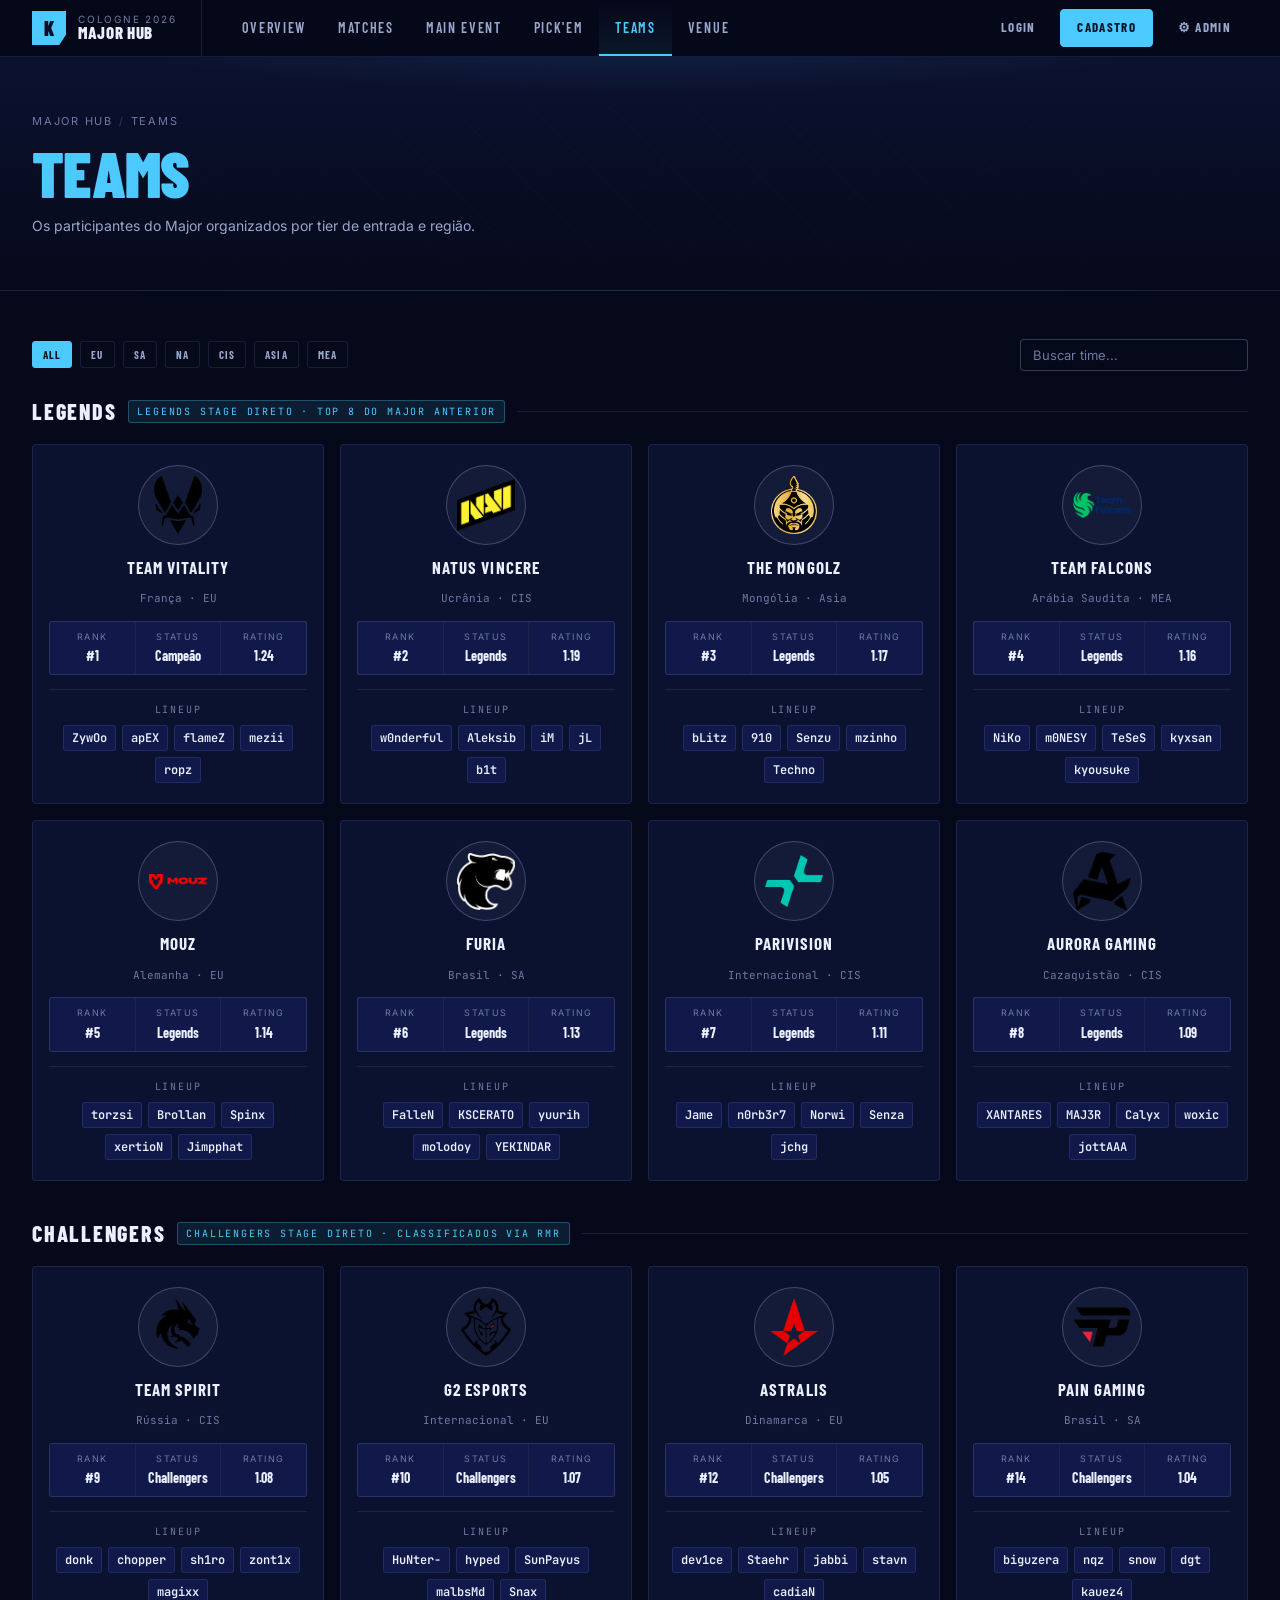
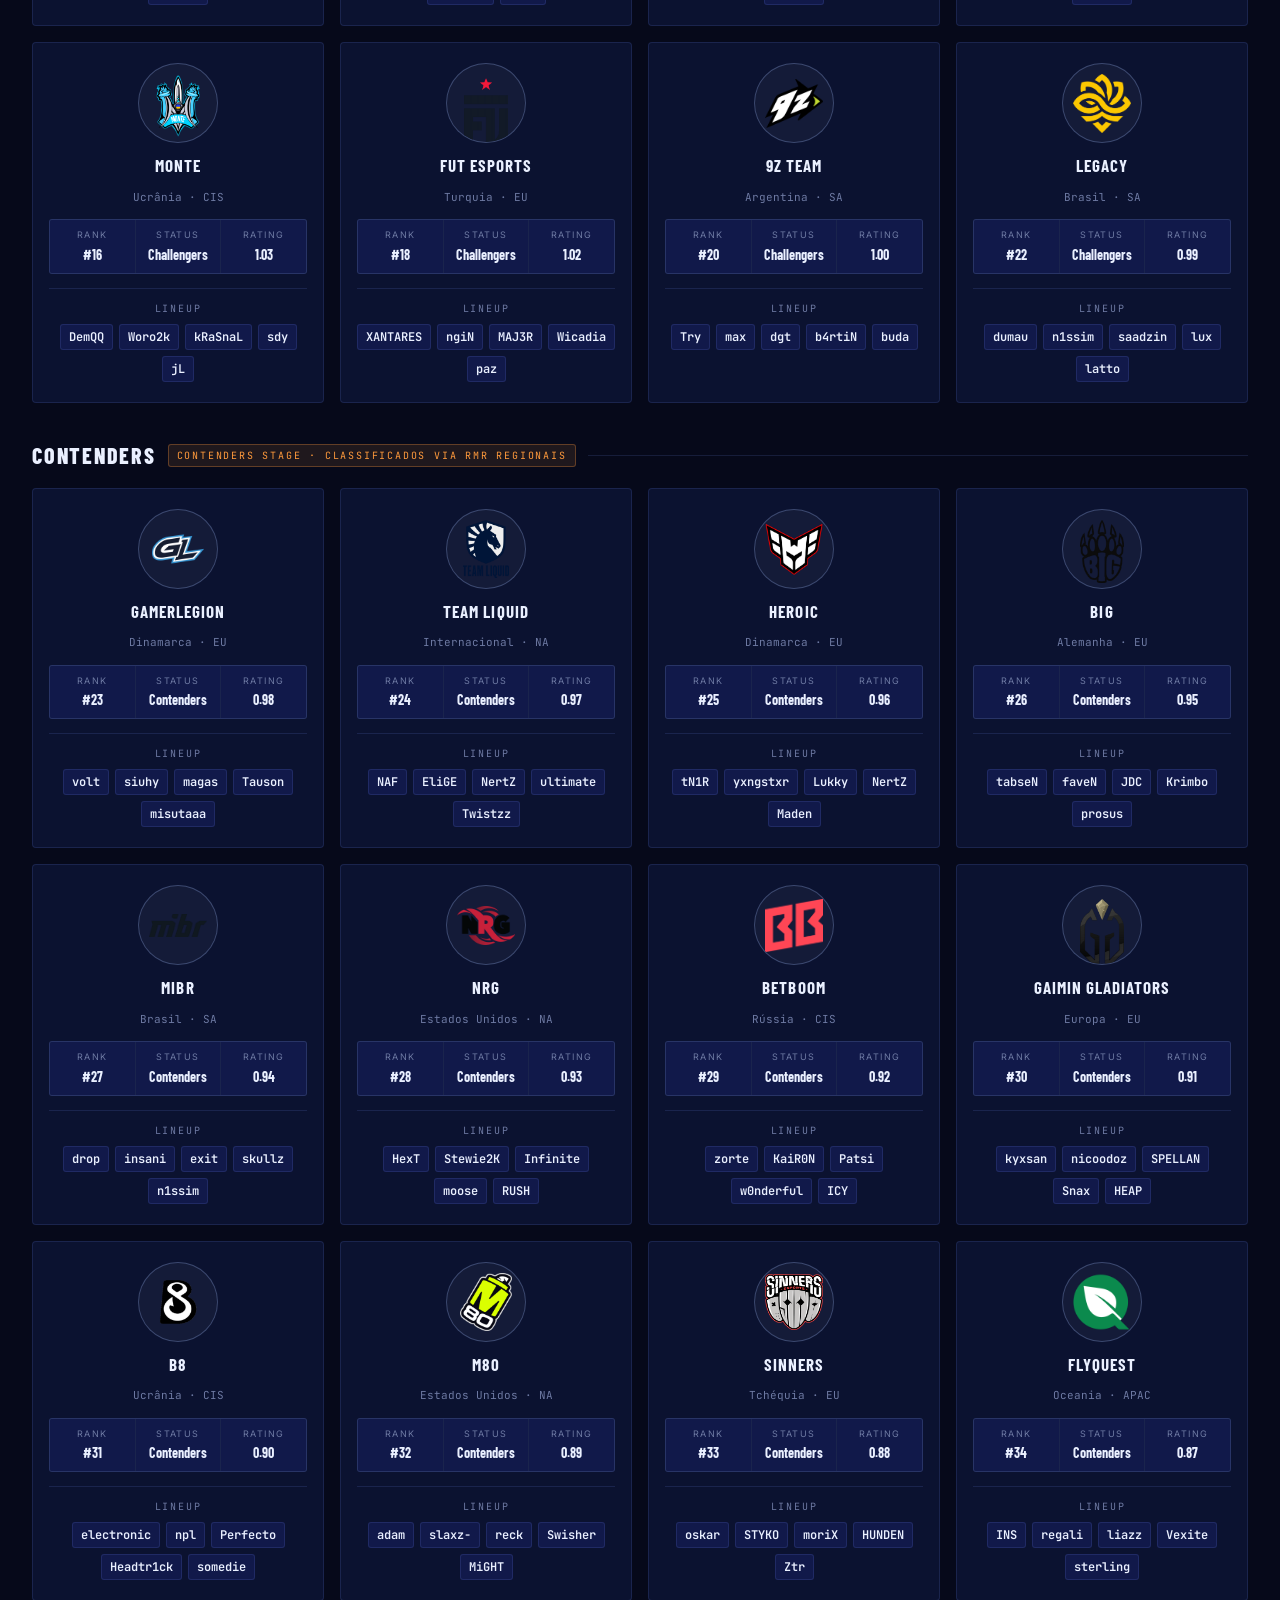
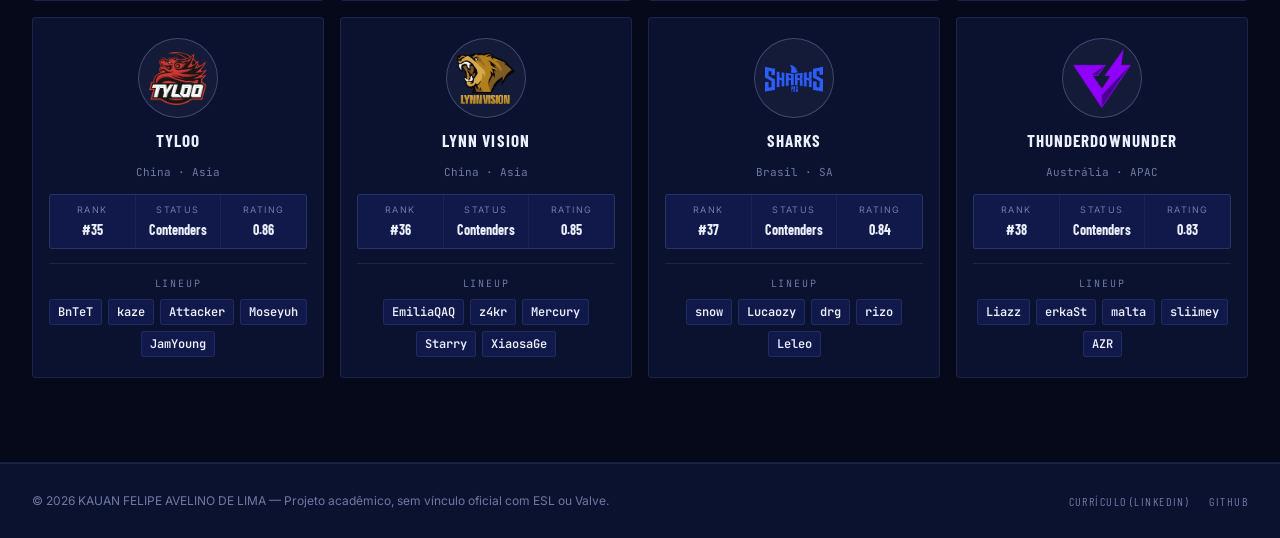
<file: teams.html>
<!DOCTYPE html>
<html lang="pt-BR">
<head>
  <meta charset="UTF-8">
  <meta name="viewport" content="width=device-width, initial-scale=1.0">
  <meta name="description" content="Times participantes do IEM Cologne Major 2026 — Legends, Challengers e Contenders.">
  <title>Times — IEM Cologne Major 2026</title>
  <link rel="stylesheet" href="css/style.css">
</head>
<body data-page="teams">

  <div id="site-nav"></div>

  <header class="page-head">
    <div class="page-head-inner">
      <div class="crumbs"><a href="index.html">Major Hub</a><span class="sep">/</span><span>Teams</span></div>
      <h1 class="page-title"><span class="accent">Teams</span></h1>
      <p class="page-sub">Os participantes do Major organizados por tier de entrada e região.</p>
    </div>
  </header>

  <main>
    <section class="block">

      <div class="filters" role="group" aria-label="Filtrar times por região">
        <button class="filter-pill active" type="button" data-region="all">All</button>
        <button class="filter-pill" type="button" data-region="EU">EU</button>
        <button class="filter-pill" type="button" data-region="SA">SA</button>
        <button class="filter-pill" type="button" data-region="NA">NA</button>
        <button class="filter-pill" type="button" data-region="CIS">CIS</button>
        <button class="filter-pill" type="button" data-region="Asia">Asia</button>
        <button class="filter-pill" type="button" data-region="MEA">MEA</button>
        <div class="grow"></div>
        <input id="teams-search" class="search-input" type="search" placeholder="Buscar time..." aria-label="Buscar times">
      </div>

      <div class="tier-section">
        <div class="tier-head">
          <h2>Legends</h2>
          <span class="tier-badge legends">Legends Stage direto · top 8 do Major anterior</span>
        </div>
        <div class="teams-grid">
          <article class="team-card-full" data-region="EU">
            <div class="team-head">
              <div class="team-logo xl"><img src="assets/img/vitality.png" alt="Team Vitality"></div>
              <h3>Team Vitality</h3>
              <span class="team-country">França · EU</span>
            </div>
            <div class="team-stats">
              <div class="team-stat"><span class="l">Rank</span><span class="v">#1</span></div>
              <div class="team-stat"><span class="l">Status</span><span class="v">Campeão</span></div>
              <div class="team-stat"><span class="l">Rating</span><span class="v">1.24</span></div>
            </div>
            <div class="team-roster">
              <span class="lineup-label">Lineup</span>
              <div class="lineup-players"><span class="player">ZywOo</span><span class="player">apEX</span><span class="player">flameZ</span><span class="player">mezii</span><span class="player">ropz</span></div>
            </div>
          </article>

          <article class="team-card-full" data-region="CIS">
            <div class="team-head">
              <div class="team-logo xl"><img src="assets/img/navi.png" alt="Natus Vincere"></div>
              <h3>Natus Vincere</h3>
              <span class="team-country">Ucrânia · CIS</span>
            </div>
            <div class="team-stats">
              <div class="team-stat"><span class="l">Rank</span><span class="v">#2</span></div>
              <div class="team-stat"><span class="l">Status</span><span class="v">Legends</span></div>
              <div class="team-stat"><span class="l">Rating</span><span class="v">1.19</span></div>
            </div>
            <div class="team-roster">
              <span class="lineup-label">Lineup</span>
              <div class="lineup-players"><span class="player">w0nderful</span><span class="player">Aleksib</span><span class="player">iM</span><span class="player">jL</span><span class="player">b1t</span></div>
            </div>
          </article>

          <article class="team-card-full" data-region="Asia">
            <div class="team-head">
              <div class="team-logo xl"><img src="assets/img/mongolz.png" alt="The MongolZ"></div>
              <h3>The MongolZ</h3>
              <span class="team-country">Mongólia · Asia</span>
            </div>
            <div class="team-stats">
              <div class="team-stat"><span class="l">Rank</span><span class="v">#3</span></div>
              <div class="team-stat"><span class="l">Status</span><span class="v">Legends</span></div>
              <div class="team-stat"><span class="l">Rating</span><span class="v">1.17</span></div>
            </div>
            <div class="team-roster">
              <span class="lineup-label">Lineup</span>
              <div class="lineup-players"><span class="player">bLitz</span><span class="player">910</span><span class="player">Senzu</span><span class="player">mzinho</span><span class="player">Techno</span></div>
            </div>
          </article>

          <article class="team-card-full" data-region="MEA">
            <div class="team-head">
              <div class="team-logo xl"><img src="assets/img/falcons.png" alt="Team Falcons"></div>
              <h3>Team Falcons</h3>
              <span class="team-country">Arábia Saudita · MEA</span>
            </div>
            <div class="team-stats">
              <div class="team-stat"><span class="l">Rank</span><span class="v">#4</span></div>
              <div class="team-stat"><span class="l">Status</span><span class="v">Legends</span></div>
              <div class="team-stat"><span class="l">Rating</span><span class="v">1.16</span></div>
            </div>
            <div class="team-roster">
              <span class="lineup-label">Lineup</span>
              <div class="lineup-players"><span class="player">NiKo</span><span class="player">m0NESY</span><span class="player">TeSeS</span><span class="player">kyxsan</span><span class="player">kyousuke</span></div>
            </div>
          </article>

          <article class="team-card-full" data-region="EU">
            <div class="team-head">
              <div class="team-logo xl"><img src="assets/img/mouz.png" alt="MOUZ"></div>
              <h3>MOUZ</h3>
              <span class="team-country">Alemanha · EU</span>
            </div>
            <div class="team-stats">
              <div class="team-stat"><span class="l">Rank</span><span class="v">#5</span></div>
              <div class="team-stat"><span class="l">Status</span><span class="v">Legends</span></div>
              <div class="team-stat"><span class="l">Rating</span><span class="v">1.14</span></div>
            </div>
            <div class="team-roster">
              <span class="lineup-label">Lineup</span>
              <div class="lineup-players"><span class="player">torzsi</span><span class="player">Brollan</span><span class="player">Spinx</span><span class="player">xertioN</span><span class="player">Jimpphat</span></div>
            </div>
          </article>

          <article class="team-card-full" data-region="SA">
            <div class="team-head">
              <div class="team-logo xl"><img src="assets/img/furia.png" alt="FURIA"></div>
              <h3>FURIA</h3>
              <span class="team-country">Brasil · SA</span>
            </div>
            <div class="team-stats">
              <div class="team-stat"><span class="l">Rank</span><span class="v">#6</span></div>
              <div class="team-stat"><span class="l">Status</span><span class="v">Legends</span></div>
              <div class="team-stat"><span class="l">Rating</span><span class="v">1.13</span></div>
            </div>
            <div class="team-roster">
              <span class="lineup-label">Lineup</span>
              <div class="lineup-players"><span class="player">FalleN</span><span class="player">KSCERATO</span><span class="player">yuurih</span><span class="player">molodoy</span><span class="player">YEKINDAR</span></div>
            </div>
          </article>

          <article class="team-card-full" data-region="CIS">
            <div class="team-head">
              <div class="team-logo xl"><img src="assets/img/parivision.png" alt="PARIVISION"></div>
              <h3>PARIVISION</h3>
              <span class="team-country">Internacional · CIS</span>
            </div>
            <div class="team-stats">
              <div class="team-stat"><span class="l">Rank</span><span class="v">#7</span></div>
              <div class="team-stat"><span class="l">Status</span><span class="v">Legends</span></div>
              <div class="team-stat"><span class="l">Rating</span><span class="v">1.11</span></div>
            </div>
            <div class="team-roster">
              <span class="lineup-label">Lineup</span>
              <div class="lineup-players"><span class="player">Jame</span><span class="player">n0rb3r7</span><span class="player">Norwi</span><span class="player">Senza</span><span class="player">jchg</span></div>
            </div>
          </article>

          <article class="team-card-full" data-region="CIS">
            <div class="team-head">
              <div class="team-logo xl"><img src="assets/img/aurora.png" alt="Aurora Gaming"></div>
              <h3>Aurora Gaming</h3>
              <span class="team-country">Cazaquistão · CIS</span>
            </div>
            <div class="team-stats">
              <div class="team-stat"><span class="l">Rank</span><span class="v">#8</span></div>
              <div class="team-stat"><span class="l">Status</span><span class="v">Legends</span></div>
              <div class="team-stat"><span class="l">Rating</span><span class="v">1.09</span></div>
            </div>
            <div class="team-roster">
              <span class="lineup-label">Lineup</span>
              <div class="lineup-players"><span class="player">XANTARES</span><span class="player">MAJ3R</span><span class="player">Calyx</span><span class="player">woxic</span><span class="player">jottAAA</span></div>
            </div>
          </article>
        </div>
      </div>

      <div class="tier-section">
        <div class="tier-head">
          <h2>Challengers</h2>
          <span class="tier-badge challengers">Challengers Stage direto · classificados via RMR</span>
        </div>
        <div class="teams-grid">
          <article class="team-card-full" data-region="CIS">
            <div class="team-head">
              <div class="team-logo xl"><img src="assets/img/spirit.png" alt="Team Spirit"></div>
              <h3>Team Spirit</h3>
              <span class="team-country">Rússia · CIS</span>
            </div>
            <div class="team-stats">
              <div class="team-stat"><span class="l">Rank</span><span class="v">#9</span></div>
              <div class="team-stat"><span class="l">Status</span><span class="v">Challengers</span></div>
              <div class="team-stat"><span class="l">Rating</span><span class="v">1.08</span></div>
            </div>
            <div class="team-roster">
              <span class="lineup-label">Lineup</span>
              <div class="lineup-players"><span class="player">donk</span><span class="player">chopper</span><span class="player">sh1ro</span><span class="player">zont1x</span><span class="player">magixx</span></div>
            </div>
          </article>

          <article class="team-card-full" data-region="EU">
            <div class="team-head">
              <div class="team-logo xl"><img src="assets/img/g2.png" alt="G2 Esports"></div>
              <h3>G2 Esports</h3>
              <span class="team-country">Internacional · EU</span>
            </div>
            <div class="team-stats">
              <div class="team-stat"><span class="l">Rank</span><span class="v">#10</span></div>
              <div class="team-stat"><span class="l">Status</span><span class="v">Challengers</span></div>
              <div class="team-stat"><span class="l">Rating</span><span class="v">1.07</span></div>
            </div>
            <div class="team-roster">
              <span class="lineup-label">Lineup</span>
              <div class="lineup-players"><span class="player">HuNter-</span><span class="player">hyped</span><span class="player">SunPayus</span><span class="player">malbsMd</span><span class="player">Snax</span></div>
            </div>
          </article>

          <article class="team-card-full" data-region="EU">
            <div class="team-head">
              <div class="team-logo xl"><img src="assets/img/astralis.png" alt="Astralis"></div>
              <h3>Astralis</h3>
              <span class="team-country">Dinamarca · EU</span>
            </div>
            <div class="team-stats">
              <div class="team-stat"><span class="l">Rank</span><span class="v">#12</span></div>
              <div class="team-stat"><span class="l">Status</span><span class="v">Challengers</span></div>
              <div class="team-stat"><span class="l">Rating</span><span class="v">1.05</span></div>
            </div>
            <div class="team-roster">
              <span class="lineup-label">Lineup</span>
              <div class="lineup-players"><span class="player">dev1ce</span><span class="player">Staehr</span><span class="player">jabbi</span><span class="player">stavn</span><span class="player">cadiaN</span></div>
            </div>
          </article>

          <article class="team-card-full" data-region="SA">
            <div class="team-head">
              <div class="team-logo xl"><img src="assets/img/pain.png" alt="paiN Gaming"></div>
              <h3>paiN Gaming</h3>
              <span class="team-country">Brasil · SA</span>
            </div>
            <div class="team-stats">
              <div class="team-stat"><span class="l">Rank</span><span class="v">#14</span></div>
              <div class="team-stat"><span class="l">Status</span><span class="v">Challengers</span></div>
              <div class="team-stat"><span class="l">Rating</span><span class="v">1.04</span></div>
            </div>
            <div class="team-roster">
              <span class="lineup-label">Lineup</span>
              <div class="lineup-players"><span class="player">biguzera</span><span class="player">nqz</span><span class="player">snow</span><span class="player">dgt</span><span class="player">kauez4</span></div>
            </div>
          </article>

          <article class="team-card-full" data-region="CIS">
            <div class="team-head">
              <div class="team-logo xl"><img src="assets/img/monte.png" alt="Monte"></div>
              <h3>Monte</h3>
              <span class="team-country">Ucrânia · CIS</span>
            </div>
            <div class="team-stats">
              <div class="team-stat"><span class="l">Rank</span><span class="v">#16</span></div>
              <div class="team-stat"><span class="l">Status</span><span class="v">Challengers</span></div>
              <div class="team-stat"><span class="l">Rating</span><span class="v">1.03</span></div>
            </div>
            <div class="team-roster">
              <span class="lineup-label">Lineup</span>
              <div class="lineup-players"><span class="player">DemQQ</span><span class="player">Woro2k</span><span class="player">kRaSnaL</span><span class="player">sdy</span><span class="player">jL</span></div>
            </div>
          </article>

          <article class="team-card-full" data-region="EU">
            <div class="team-head">
              <div class="team-logo xl"><img src="assets/img/fut.png" alt="FUT Esports"></div>
              <h3>FUT Esports</h3>
              <span class="team-country">Turquia · EU</span>
            </div>
            <div class="team-stats">
              <div class="team-stat"><span class="l">Rank</span><span class="v">#18</span></div>
              <div class="team-stat"><span class="l">Status</span><span class="v">Challengers</span></div>
              <div class="team-stat"><span class="l">Rating</span><span class="v">1.02</span></div>
            </div>
            <div class="team-roster">
              <span class="lineup-label">Lineup</span>
              <div class="lineup-players"><span class="player">XANTARES</span><span class="player">ngiN</span><span class="player">MAJ3R</span><span class="player">Wicadia</span><span class="player">paz</span></div>
            </div>
          </article>

          <article class="team-card-full" data-region="SA">
            <div class="team-head">
              <div class="team-logo xl"><img src="assets/img/9z.png" alt="9z Team"></div>
              <h3>9z Team</h3>
              <span class="team-country">Argentina · SA</span>
            </div>
            <div class="team-stats">
              <div class="team-stat"><span class="l">Rank</span><span class="v">#20</span></div>
              <div class="team-stat"><span class="l">Status</span><span class="v">Challengers</span></div>
              <div class="team-stat"><span class="l">Rating</span><span class="v">1.00</span></div>
            </div>
            <div class="team-roster">
              <span class="lineup-label">Lineup</span>
              <div class="lineup-players"><span class="player">Try</span><span class="player">max</span><span class="player">dgt</span><span class="player">b4rtiN</span><span class="player">buda</span></div>
            </div>
          </article>

          <article class="team-card-full" data-region="SA">
            <div class="team-head">
              <div class="team-logo xl"><img src="assets/img/legacy.png" alt="Legacy"></div>
              <h3>Legacy</h3>
              <span class="team-country">Brasil · SA</span>
            </div>
            <div class="team-stats">
              <div class="team-stat"><span class="l">Rank</span><span class="v">#22</span></div>
              <div class="team-stat"><span class="l">Status</span><span class="v">Challengers</span></div>
              <div class="team-stat"><span class="l">Rating</span><span class="v">0.99</span></div>
            </div>
            <div class="team-roster">
              <span class="lineup-label">Lineup</span>
              <div class="lineup-players"><span class="player">dumau</span><span class="player">n1ssim</span><span class="player">saadzin</span><span class="player">lux</span><span class="player">latto</span></div>
            </div>
          </article>
        </div>
      </div>

      <div class="tier-section">
        <div class="tier-head">
          <h2>Contenders</h2>
          <span class="tier-badge contenders">Contenders Stage · classificados via RMR regionais</span>
        </div>
        <div class="teams-grid">
          <article class="team-card-full" data-region="EU">
            <div class="team-head">
              <div class="team-logo xl"><img src="assets/img/gamerlegion.png" alt="GamerLegion"></div>
              <h3>GamerLegion</h3>
              <span class="team-country">Dinamarca · EU</span>
            </div>
            <div class="team-stats">
              <div class="team-stat"><span class="l">Rank</span><span class="v">#23</span></div>
              <div class="team-stat"><span class="l">Status</span><span class="v">Contenders</span></div>
              <div class="team-stat"><span class="l">Rating</span><span class="v">0.98</span></div>
            </div>
            <div class="team-roster">
              <span class="lineup-label">Lineup</span>
              <div class="lineup-players"><span class="player">volt</span><span class="player">siuhy</span><span class="player">magas</span><span class="player">Tauson</span><span class="player">misutaaa</span></div>
            </div>
          </article>

          <article class="team-card-full" data-region="NA">
            <div class="team-head">
              <div class="team-logo xl"><img src="assets/img/liquid.png" alt="Team Liquid"></div>
              <h3>Team Liquid</h3>
              <span class="team-country">Internacional · NA</span>
            </div>
            <div class="team-stats">
              <div class="team-stat"><span class="l">Rank</span><span class="v">#24</span></div>
              <div class="team-stat"><span class="l">Status</span><span class="v">Contenders</span></div>
              <div class="team-stat"><span class="l">Rating</span><span class="v">0.97</span></div>
            </div>
            <div class="team-roster">
              <span class="lineup-label">Lineup</span>
              <div class="lineup-players"><span class="player">NAF</span><span class="player">EliGE</span><span class="player">NertZ</span><span class="player">ultimate</span><span class="player">Twistzz</span></div>
            </div>
          </article>

          <article class="team-card-full" data-region="EU">
            <div class="team-head">
              <div class="team-logo xl"><img src="assets/img/heroic.png" alt="HEROIC"></div>
              <h3>HEROIC</h3>
              <span class="team-country">Dinamarca · EU</span>
            </div>
            <div class="team-stats">
              <div class="team-stat"><span class="l">Rank</span><span class="v">#25</span></div>
              <div class="team-stat"><span class="l">Status</span><span class="v">Contenders</span></div>
              <div class="team-stat"><span class="l">Rating</span><span class="v">0.96</span></div>
            </div>
            <div class="team-roster">
              <span class="lineup-label">Lineup</span>
              <div class="lineup-players"><span class="player">tN1R</span><span class="player">yxngstxr</span><span class="player">Lukky</span><span class="player">NertZ</span><span class="player">Maden</span></div>
            </div>
          </article>

          <article class="team-card-full" data-region="EU">
            <div class="team-head">
              <div class="team-logo xl"><img src="assets/img/big.png" alt="BIG"></div>
              <h3>BIG</h3>
              <span class="team-country">Alemanha · EU</span>
            </div>
            <div class="team-stats">
              <div class="team-stat"><span class="l">Rank</span><span class="v">#26</span></div>
              <div class="team-stat"><span class="l">Status</span><span class="v">Contenders</span></div>
              <div class="team-stat"><span class="l">Rating</span><span class="v">0.95</span></div>
            </div>
            <div class="team-roster">
              <span class="lineup-label">Lineup</span>
              <div class="lineup-players"><span class="player">tabseN</span><span class="player">faveN</span><span class="player">JDC</span><span class="player">Krimbo</span><span class="player">prosus</span></div>
            </div>
          </article>

          <article class="team-card-full" data-region="SA">
            <div class="team-head">
              <div class="team-logo xl"><img src="assets/img/mibr.png" alt="MIBR"></div>
              <h3>MIBR</h3>
              <span class="team-country">Brasil · SA</span>
            </div>
            <div class="team-stats">
              <div class="team-stat"><span class="l">Rank</span><span class="v">#27</span></div>
              <div class="team-stat"><span class="l">Status</span><span class="v">Contenders</span></div>
              <div class="team-stat"><span class="l">Rating</span><span class="v">0.94</span></div>
            </div>
            <div class="team-roster">
              <span class="lineup-label">Lineup</span>
              <div class="lineup-players"><span class="player">drop</span><span class="player">insani</span><span class="player">exit</span><span class="player">skullz</span><span class="player">n1ssim</span></div>
            </div>
          </article>

          <article class="team-card-full" data-region="NA">
            <div class="team-head">
              <div class="team-logo xl"><img src="assets/img/nrg.png" alt="NRG"></div>
              <h3>NRG</h3>
              <span class="team-country">Estados Unidos · NA</span>
            </div>
            <div class="team-stats">
              <div class="team-stat"><span class="l">Rank</span><span class="v">#28</span></div>
              <div class="team-stat"><span class="l">Status</span><span class="v">Contenders</span></div>
              <div class="team-stat"><span class="l">Rating</span><span class="v">0.93</span></div>
            </div>
            <div class="team-roster">
              <span class="lineup-label">Lineup</span>
              <div class="lineup-players"><span class="player">HexT</span><span class="player">Stewie2K</span><span class="player">Infinite</span><span class="player">moose</span><span class="player">RUSH</span></div>
            </div>
          </article>

          <article class="team-card-full" data-region="CIS">
            <div class="team-head">
              <div class="team-logo xl"><img src="assets/img/betboom.png" alt="BetBoom"></div>
              <h3>BetBoom</h3>
              <span class="team-country">Rússia · CIS</span>
            </div>
            <div class="team-stats">
              <div class="team-stat"><span class="l">Rank</span><span class="v">#29</span></div>
              <div class="team-stat"><span class="l">Status</span><span class="v">Contenders</span></div>
              <div class="team-stat"><span class="l">Rating</span><span class="v">0.92</span></div>
            </div>
            <div class="team-roster">
              <span class="lineup-label">Lineup</span>
              <div class="lineup-players"><span class="player">zorte</span><span class="player">KaiR0N</span><span class="player">Patsi</span><span class="player">w0nderful</span><span class="player">ICY</span></div>
            </div>
          </article>

          <article class="team-card-full" data-region="EU">
            <div class="team-head">
              <div class="team-logo xl"><img src="assets/img/gaimingladiators.png" alt="Gaimin Gladiators"></div>
              <h3>Gaimin Gladiators</h3>
              <span class="team-country">Europa · EU</span>
            </div>
            <div class="team-stats">
              <div class="team-stat"><span class="l">Rank</span><span class="v">#30</span></div>
              <div class="team-stat"><span class="l">Status</span><span class="v">Contenders</span></div>
              <div class="team-stat"><span class="l">Rating</span><span class="v">0.91</span></div>
            </div>
            <div class="team-roster">
              <span class="lineup-label">Lineup</span>
              <div class="lineup-players"><span class="player">kyxsan</span><span class="player">nicoodoz</span><span class="player">SPELLAN</span><span class="player">Snax</span><span class="player">HEAP</span></div>
            </div>
          </article>

          <article class="team-card-full" data-region="CIS">
            <div class="team-head">
              <div class="team-logo xl"><img src="assets/img/b8.png" alt="B8"></div>
              <h3>B8</h3>
              <span class="team-country">Ucrânia · CIS</span>
            </div>
            <div class="team-stats">
              <div class="team-stat"><span class="l">Rank</span><span class="v">#31</span></div>
              <div class="team-stat"><span class="l">Status</span><span class="v">Contenders</span></div>
              <div class="team-stat"><span class="l">Rating</span><span class="v">0.90</span></div>
            </div>
            <div class="team-roster">
              <span class="lineup-label">Lineup</span>
              <div class="lineup-players"><span class="player">electronic</span><span class="player">npl</span><span class="player">Perfecto</span><span class="player">Headtr1ck</span><span class="player">somedie</span></div>
            </div>
          </article>

          <article class="team-card-full" data-region="NA">
            <div class="team-head">
              <div class="team-logo xl"><img src="assets/img/m80.png" alt="M80"></div>
              <h3>M80</h3>
              <span class="team-country">Estados Unidos · NA</span>
            </div>
            <div class="team-stats">
              <div class="team-stat"><span class="l">Rank</span><span class="v">#32</span></div>
              <div class="team-stat"><span class="l">Status</span><span class="v">Contenders</span></div>
              <div class="team-stat"><span class="l">Rating</span><span class="v">0.89</span></div>
            </div>
            <div class="team-roster">
              <span class="lineup-label">Lineup</span>
              <div class="lineup-players"><span class="player">adam</span><span class="player">slaxz-</span><span class="player">reck</span><span class="player">Swisher</span><span class="player">MiGHT</span></div>
            </div>
          </article>

          <article class="team-card-full" data-region="EU">
            <div class="team-head">
              <div class="team-logo xl"><img src="assets/img/sinners.png" alt="SINNERS"></div>
              <h3>SINNERS</h3>
              <span class="team-country">Tchéquia · EU</span>
            </div>
            <div class="team-stats">
              <div class="team-stat"><span class="l">Rank</span><span class="v">#33</span></div>
              <div class="team-stat"><span class="l">Status</span><span class="v">Contenders</span></div>
              <div class="team-stat"><span class="l">Rating</span><span class="v">0.88</span></div>
            </div>
            <div class="team-roster">
              <span class="lineup-label">Lineup</span>
              <div class="lineup-players"><span class="player">oskar</span><span class="player">STYKO</span><span class="player">moriX</span><span class="player">HUNDEN</span><span class="player">Ztr</span></div>
            </div>
          </article>

          <article class="team-card-full" data-region="Asia">
            <div class="team-head">
              <div class="team-logo xl"><img src="assets/img/flyquest.png" alt="FlyQuest"></div>
              <h3>FlyQuest</h3>
              <span class="team-country">Oceania · APAC</span>
            </div>
            <div class="team-stats">
              <div class="team-stat"><span class="l">Rank</span><span class="v">#34</span></div>
              <div class="team-stat"><span class="l">Status</span><span class="v">Contenders</span></div>
              <div class="team-stat"><span class="l">Rating</span><span class="v">0.87</span></div>
            </div>
            <div class="team-roster">
              <span class="lineup-label">Lineup</span>
              <div class="lineup-players"><span class="player">INS</span><span class="player">regali</span><span class="player">liazz</span><span class="player">Vexite</span><span class="player">sterling</span></div>
            </div>
          </article>

          <article class="team-card-full" data-region="Asia">
            <div class="team-head">
              <div class="team-logo xl"><img src="assets/img/tyloo.png" alt="TYLOO"></div>
              <h3>TYLOO</h3>
              <span class="team-country">China · Asia</span>
            </div>
            <div class="team-stats">
              <div class="team-stat"><span class="l">Rank</span><span class="v">#35</span></div>
              <div class="team-stat"><span class="l">Status</span><span class="v">Contenders</span></div>
              <div class="team-stat"><span class="l">Rating</span><span class="v">0.86</span></div>
            </div>
            <div class="team-roster">
              <span class="lineup-label">Lineup</span>
              <div class="lineup-players"><span class="player">BnTeT</span><span class="player">kaze</span><span class="player">Attacker</span><span class="player">Moseyuh</span><span class="player">JamYoung</span></div>
            </div>
          </article>

          <article class="team-card-full" data-region="Asia">
            <div class="team-head">
              <div class="team-logo xl"><img src="assets/img/lynnvision.png" alt="Lynn Vision"></div>
              <h3>Lynn Vision</h3>
              <span class="team-country">China · Asia</span>
            </div>
            <div class="team-stats">
              <div class="team-stat"><span class="l">Rank</span><span class="v">#36</span></div>
              <div class="team-stat"><span class="l">Status</span><span class="v">Contenders</span></div>
              <div class="team-stat"><span class="l">Rating</span><span class="v">0.85</span></div>
            </div>
            <div class="team-roster">
              <span class="lineup-label">Lineup</span>
              <div class="lineup-players"><span class="player">EmiliaQAQ</span><span class="player">z4kr</span><span class="player">Mercury</span><span class="player">Starry</span><span class="player">XiaosaGe</span></div>
            </div>
          </article>

          <article class="team-card-full" data-region="SA">
            <div class="team-head">
              <div class="team-logo xl"><img src="assets/img/sharks.png" alt="Sharks"></div>
              <h3>Sharks</h3>
              <span class="team-country">Brasil · SA</span>
            </div>
            <div class="team-stats">
              <div class="team-stat"><span class="l">Rank</span><span class="v">#37</span></div>
              <div class="team-stat"><span class="l">Status</span><span class="v">Contenders</span></div>
              <div class="team-stat"><span class="l">Rating</span><span class="v">0.84</span></div>
            </div>
            <div class="team-roster">
              <span class="lineup-label">Lineup</span>
              <div class="lineup-players"><span class="player">snow</span><span class="player">Lucaozy</span><span class="player">drg</span><span class="player">rizo</span><span class="player">Leleo</span></div>
            </div>
          </article>

          <article class="team-card-full" data-region="Asia">
            <div class="team-head">
              <div class="team-logo xl"><img src="assets/img/thunderdownunder.png" alt="THUNDERdOWNUNDER"></div>
              <h3>THUNDERdOWNUNDER</h3>
              <span class="team-country">Austrália · APAC</span>
            </div>
            <div class="team-stats">
              <div class="team-stat"><span class="l">Rank</span><span class="v">#38</span></div>
              <div class="team-stat"><span class="l">Status</span><span class="v">Contenders</span></div>
              <div class="team-stat"><span class="l">Rating</span><span class="v">0.83</span></div>
            </div>
            <div class="team-roster">
              <span class="lineup-label">Lineup</span>
              <div class="lineup-players"><span class="player">Liazz</span><span class="player">erkaSt</span><span class="player">malta</span><span class="player">sliimey</span><span class="player">AZR</span></div>
            </div>
          </article>
        </div>
      </div>

    </section>
  </main>

  <div id="site-foot"></div>
  <script src="js/site.js"></script>
  <script src="js/auth.js"></script>
  <script src="js/teams.js"></script>
</body>
</html>
</file>
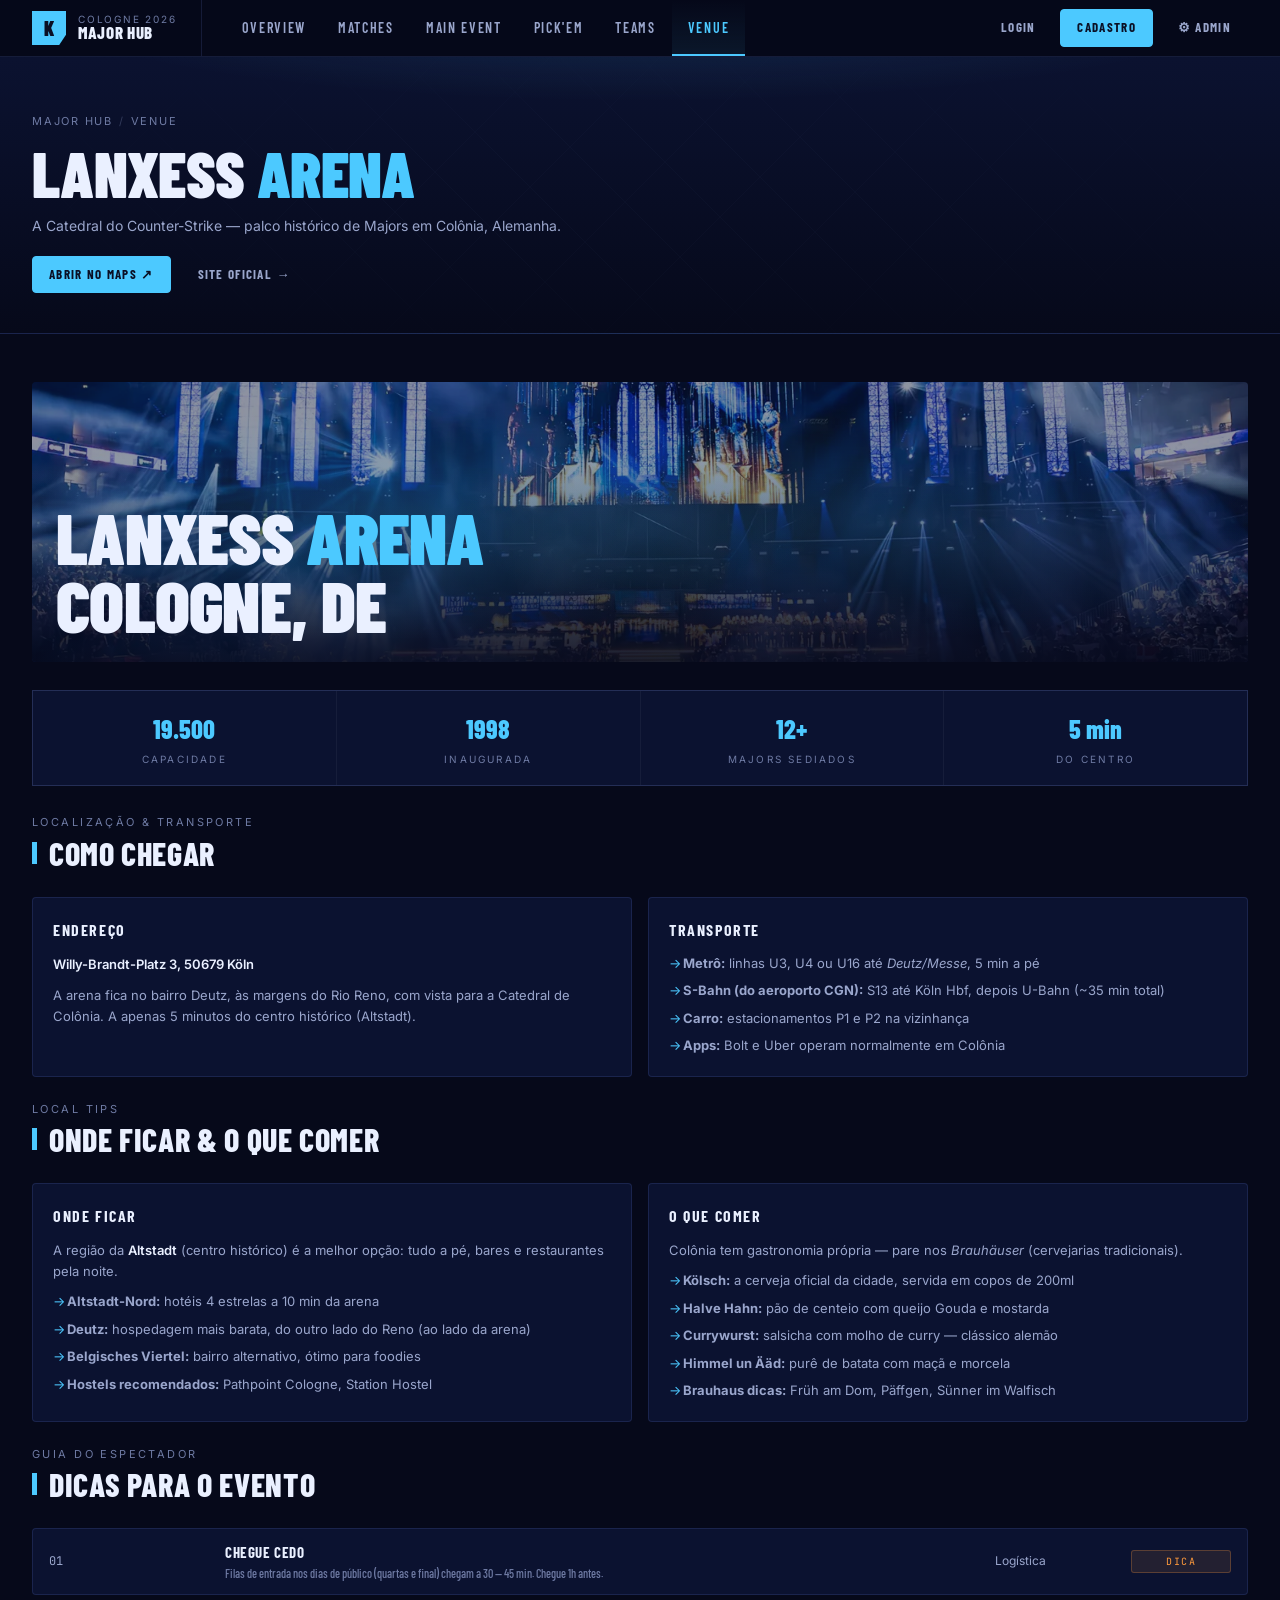
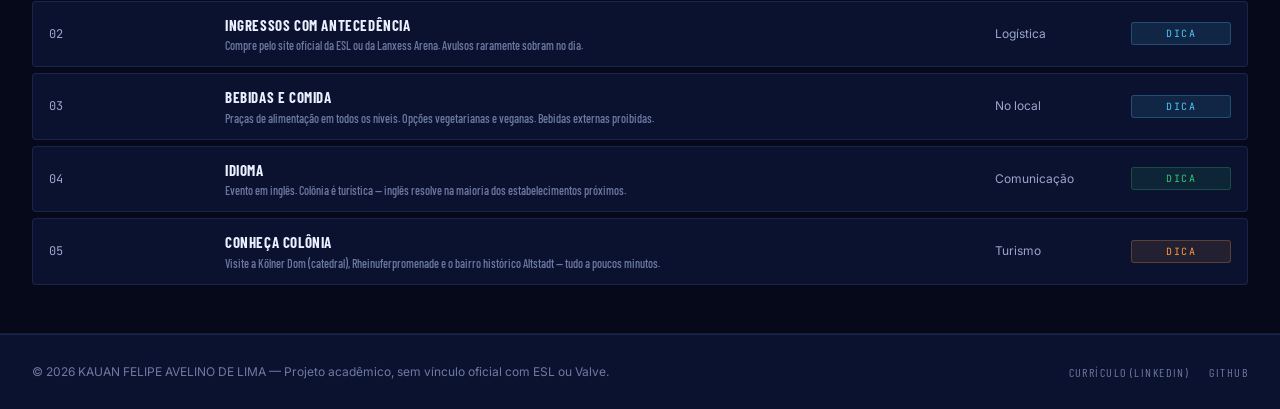
<file: venue.html>
<!DOCTYPE html>
<html lang="pt-BR">
<head>
  <meta charset="UTF-8">
  <meta name="viewport" content="width=device-width, initial-scale=1.0">
  <meta name="description" content="Lanxess Arena — sede do IEM Cologne Major 2026, a Catedral do Counter-Strike em Colônia.">
  <title>Sede — IEM Cologne Major 2026</title>
  <link rel="stylesheet" href="css/style.css">
</head>
<body data-page="venue">

  <div id="site-nav"></div>

  <header class="page-head">
    <div class="page-head-inner">
      <div class="crumbs"><a href="index.html">Major Hub</a><span class="sep">/</span><span>Venue</span></div>
      <h1 class="page-title">Lanxess <span class="accent">Arena</span></h1>
      <p class="page-sub">A Catedral do Counter-Strike — palco histórico de Majors em Colônia, Alemanha.</p>
      <div class="page-actions">
        <a class="btn primary" href="https://www.google.com/maps/place/Lanxess+Arena" target="_blank" rel="noopener">Abrir no Maps ↗</a>
        <a class="btn ghost" href="https://www.lanxess-arena.de" target="_blank" rel="noopener">Site oficial →</a>
      </div>
    </div>
  </header>

  <main>
    <section class="block">

      <div class="venue-hero">
        <img src="assets/img/cathedral.jpg" alt="Interior da Lanxess Arena lotada durante o IEM Cologne">
        <div class="lights"></div>
        <h2 class="arena-title">LANXESS <span class="accent">ARENA</span><br>Cologne, DE</h2>
      </div>

      <div class="facts-grid">
        <div class="fact-cell">
          <span class="v">19.500</span>
          <span class="l">Capacidade</span>
        </div>
        <div class="fact-cell">
          <span class="v">1998</span>
          <span class="l">Inaugurada</span>
        </div>
        <div class="fact-cell">
          <span class="v">12+</span>
          <span class="l">Majors sediados</span>
        </div>
        <div class="fact-cell">
          <span class="v">5 min</span>
          <span class="l">do centro</span>
        </div>
      </div>

      <div class="section-head" style="margin-top:24px;">
        <div>
          <div class="section-kicker">Localização &amp; transporte</div>
          <h2 class="section-title">Como chegar</h2>
        </div>
      </div>

      <div class="info-grid">
        <div class="info-card">
          <h3>Endereço</h3>
          <p><strong>Willy-Brandt-Platz 3, 50679 Köln</strong></p>
          <p>A arena fica no bairro Deutz, às margens do Rio Reno, com vista para a Catedral de Colônia. A apenas 5 minutos do centro histórico (Altstadt).</p>
        </div>
        <div class="info-card">
          <h3>Transporte</h3>
          <ul>
            <li><strong>Metrô:</strong> linhas U3, U4 ou U16 até <em>Deutz/Messe</em>, 5 min a pé</li>
            <li><strong>S-Bahn (do aeroporto CGN):</strong> S13 até Köln Hbf, depois U-Bahn (~35 min total)</li>
            <li><strong>Carro:</strong> estacionamentos P1 e P2 na vizinhança</li>
            <li><strong>Apps:</strong> Bolt e Uber operam normalmente em Colônia</li>
          </ul>
        </div>
      </div>

      <div class="section-head" style="margin-top:24px;">
        <div>
          <div class="section-kicker">Local tips</div>
          <h2 class="section-title">Onde ficar &amp; o que comer</h2>
        </div>
      </div>

      <div class="info-grid">
        <div class="info-card">
          <h3>Onde ficar</h3>
          <p>A região da <strong>Altstadt</strong> (centro histórico) é a melhor opção: tudo a pé, bares e restaurantes pela noite.</p>
          <ul>
            <li><strong>Altstadt-Nord:</strong> hotéis 4 estrelas a 10 min da arena</li>
            <li><strong>Deutz:</strong> hospedagem mais barata, do outro lado do Reno (ao lado da arena)</li>
            <li><strong>Belgisches Viertel:</strong> bairro alternativo, ótimo para foodies</li>
            <li><strong>Hostels recomendados:</strong> Pathpoint Cologne, Station Hostel</li>
          </ul>
        </div>
        <div class="info-card">
          <h3>O que comer</h3>
          <p>Colônia tem gastronomia própria — pare nos <em>Brauhäuser</em> (cervejarias tradicionais).</p>
          <ul>
            <li><strong>Kölsch:</strong> a cerveja oficial da cidade, servida em copos de 200ml</li>
            <li><strong>Halve Hahn:</strong> pão de centeio com queijo Gouda e mostarda</li>
            <li><strong>Currywurst:</strong> salsicha com molho de curry — clássico alemão</li>
            <li><strong>Himmel un Ääd:</strong> purê de batata com maçã e morcela</li>
            <li><strong>Brauhaus dicas:</strong> Früh am Dom, Päffgen, Sünner im Walfisch</li>
          </ul>
        </div>
      </div>

      <div class="section-head" style="margin-top:24px;">
        <div>
          <div class="section-kicker">Guia do espectador</div>
          <h2 class="section-title">Dicas para o evento</h2>
        </div>
      </div>

      <div class="sched">
        <div class="sched-row">
          <div class="when">01</div>
          <div class="what">Chegue cedo <small>Filas de entrada nos dias de público (quartas e final) chegam a 30 — 45 min. Chegue 1h antes.</small></div>
          <div class="fmt">Logística</div>
          <div class="stage-badge s1">Dica</div>
        </div>
        <div class="sched-row">
          <div class="when">02</div>
          <div class="what">Ingressos com antecedência <small>Compre pelo site oficial da ESL ou da Lanxess Arena. Avulsos raramente sobram no dia.</small></div>
          <div class="fmt">Logística</div>
          <div class="stage-badge s2">Dica</div>
        </div>
        <div class="sched-row">
          <div class="when">03</div>
          <div class="what">Bebidas e comida <small>Praças de alimentação em todos os níveis. Opções vegetarianas e veganas. Bebidas externas proibidas.</small></div>
          <div class="fmt">No local</div>
          <div class="stage-badge s3">Dica</div>
        </div>
        <div class="sched-row">
          <div class="when">04</div>
          <div class="what">Idioma <small>Evento em inglês. Colônia é turística — inglês resolve na maioria dos estabelecimentos próximos.</small></div>
          <div class="fmt">Comunicação</div>
          <div class="stage-badge po">Dica</div>
        </div>
        <div class="sched-row">
          <div class="when">05</div>
          <div class="what">Conheça Colônia <small>Visite a Kölner Dom (catedral), Rheinuferpromenade e o bairro histórico Altstadt — tudo a poucos minutos.</small></div>
          <div class="fmt">Turismo</div>
          <div class="stage-badge s1">Dica</div>
        </div>
      </div>

    </section>
  </main>

  <div id="site-foot"></div>
  <script src="js/site.js"></script>
  <script src="js/auth.js"></script>
</body>
</html>
</file>
<file: css/style.css>
/* =========================================================
   IEM Cologne Major 2026 — Shared Styles
   ========================================================= */

@import url('https://fonts.googleapis.com/css2?family=Barlow+Condensed:wght@400;500;600;700;800;900&family=Inter:wght@400;500;600;700&family=JetBrains+Mono:wght@400;600&display=swap');

:root {
  --bg-0: #06091a;
  --bg-1: #0b1230;
  --bg-2: #11194a;
  --line: rgba(120, 150, 255, 0.14);
  --line-strong: rgba(160, 190, 255, 0.28);
  --ink: #eaf0ff;
  --ink-dim: #9aa6cc;
  --ink-mute: #6e7aa3;
  --accent: #4cc9ff;
  --accent-ink: #0a0f24;
  --accent-2: #4cc9ff;
  --win: #2ecc71;
  --loss: #ff5577;
  --warn: #ff9a3c;
  --radius: 4px;
}

* { box-sizing: border-box; }
html, body { margin: 0; padding: 0; }
body {
  background: var(--bg-0);
  color: var(--ink);
  font-family: 'Inter', system-ui, -apple-system, sans-serif;
  font-size: 14px;
  line-height: 1.5;
  overflow-x: hidden;
  min-height: 100vh;
}
a { color: inherit; text-decoration: none; }
button { font-family: inherit; }

.display { font-family: 'Barlow Condensed', sans-serif; font-weight: 800; letter-spacing: 0.01em; text-transform: uppercase; }
.mono { font-family: 'JetBrains Mono', monospace; }

/* Conteúdo só para leitores de tela (headings de acessibilidade) */
.visually-hidden {
  position: absolute;
  width: 1px; height: 1px;
  margin: -1px; padding: 0; border: 0;
  overflow: hidden;
  clip: rect(0 0 0 0);
  white-space: nowrap;
}

/* ========= NAV ========= */
.nav {
  position: sticky; top: 0; z-index: 30;
  background: rgba(6, 9, 26, 0.92);
  backdrop-filter: blur(12px);
  -webkit-backdrop-filter: blur(12px);
  border-bottom: 1px solid var(--line);
}
.nav-inner {
  max-width: 1320px; margin: 0 auto;
  display: flex; align-items: stretch;
  padding: 0 32px;
  height: 56px;
}
.brand {
  display: flex; align-items: center; gap: 12px;
  padding-right: 24px;
  border-right: 1px solid var(--line);
  margin-right: 24px;
  flex-shrink: 0;
}
.brand-mark {
  width: 34px; height: 34px;
  background: var(--accent);
  color: var(--accent-ink);
  display: grid; place-items: center;
  font-family: 'Barlow Condensed', sans-serif; font-weight: 900;
  font-size: 20px;
  clip-path: polygon(0 0, 100% 0, 100% 70%, 80% 100%, 0 100%);
  flex-shrink: 0;
}
.brand-text { line-height: 1.05; }
.brand-text .small { font-size: 10px; color: var(--ink-mute); letter-spacing: 0.18em; text-transform: uppercase; }
.brand-text .big { font-family: 'Barlow Condensed', sans-serif; font-weight: 800; font-size: 17px; letter-spacing: 0.04em; text-transform: uppercase; }

.nav-links { display: flex; align-items: stretch; gap: 0; flex: 1; overflow: hidden; }
.nav-link {
  display: flex; align-items: center; padding: 0 16px;
  font-family: 'Barlow Condensed', sans-serif; font-weight: 600;
  font-size: 14px; letter-spacing: 0.12em; text-transform: uppercase;
  color: var(--ink-dim);
  cursor: pointer;
  border-bottom: 2px solid transparent;
  transition: color .15s, border-color .15s, background .15s;
  white-space: nowrap;
}
.nav-link:hover { color: var(--ink); }
.nav-link.active { color: var(--accent); border-bottom-color: var(--accent); background: linear-gradient(to top, rgba(76, 201, 255,0.08), transparent); }

.nav-cta { display: flex; align-items: center; gap: 8px; flex-shrink: 0; }
.nav-user {
  font-family: 'Barlow Condensed', sans-serif; font-weight: 700;
  font-size: 14px; letter-spacing: 0.08em; text-transform: uppercase;
  color: var(--accent);
}

/* ========= HAMBURGER + DRAWER ========= */
.nav-hamburger {
  display: none;
  align-items: center; justify-content: center;
  flex-direction: column; gap: 5px; flex-shrink: 0;
  width: 36px; height: 36px;
  background: transparent;
  border: 1px solid var(--line-strong);
  border-radius: var(--radius);
  cursor: pointer;
}
.nav-hamburger .bar {
  display: block; width: 16px; height: 2px;
  background: var(--ink-dim); border-radius: 1px;
  transition: transform .2s, opacity .2s;
}
.nav-hamburger.open .bar:nth-child(1) { transform: translateY(7px) rotate(45deg); }
.nav-hamburger.open .bar:nth-child(2) { opacity: 0; }
.nav-hamburger.open .bar:nth-child(3) { transform: translateY(-7px) rotate(-45deg); }

.nav-drawer {
  position: fixed; top: 56px; left: 0; right: 0;
  background: rgba(6, 9, 26, 0.98);
  backdrop-filter: blur(20px);
  -webkit-backdrop-filter: blur(20px);
  border-bottom: 1px solid var(--line);
  z-index: 28;
  display: none;
  flex-direction: column;
  overflow-y: auto;
  max-height: calc(100vh - 56px);
}
.nav-drawer.open { display: flex; }
.nav-drawer .nd-link {
  display: flex; align-items: center;
  padding: 15px 20px;
  font-family: 'Barlow Condensed', sans-serif; font-weight: 700;
  font-size: 19px; letter-spacing: 0.1em; text-transform: uppercase;
  color: var(--ink-dim);
  border-bottom: 1px solid var(--line);
  transition: color .12s, background .12s;
}
.nav-drawer .nd-link.active { color: var(--accent); background: rgba(76, 201, 255,0.06); }
.nav-drawer-cta {
  display: flex; gap: 8px;
  padding: 14px 20px 18px;
}

/* ========= CONTAINER ========= */
.container {
  max-width: 1320px;
  margin: 0 auto;
  padding: 0 32px;
}
@media (max-width: 768px) { .container { padding: 0 16px; } }
@media (max-width: 480px) { .container { padding: 0 12px; } }

/* ========= BUTTONS ========= */
.btn {
  font-family: 'Barlow Condensed', sans-serif; font-weight: 700;
  text-transform: uppercase; letter-spacing: 0.1em;
  font-size: 13px;
  padding: 8px 16px;
  border: 1px solid var(--line-strong);
  background: transparent; color: var(--ink);
  cursor: pointer; border-radius: var(--radius);
  transition: all .15s;
  display: inline-flex; align-items: center; gap: 8px;
  white-space: nowrap;
}
.btn:hover { border-color: var(--ink); }
.btn.primary { background: var(--accent); color: var(--accent-ink); border-color: var(--accent); }
.btn.primary:hover { filter: brightness(1.1); }
.btn.danger { background: var(--loss); color: white; border-color: var(--loss); }
.btn.ghost { background: transparent; color: var(--ink-dim); border-color: transparent; }
.btn.ghost:hover { color: var(--ink); }
.btn.block { width: 100%; justify-content: center; padding: 13px; font-size: 14px; }

/* ========= PAGE HEAD ========= */
.page-head {
  position: relative;
  padding: 56px 32px 40px;
  border-bottom: 1px solid var(--line);
  overflow: hidden;
  background:
    radial-gradient(ellipse 80% 60% at 50% -20%, rgba(76, 201, 255, 0.14), transparent 60%),
    linear-gradient(180deg, var(--bg-1) 0%, var(--bg-0) 100%);
}
.page-head::before {
  content: ''; position: absolute; inset: 0; opacity: 0.4; pointer-events: none;
  background-image:
    linear-gradient(45deg, transparent 49.7%, rgba(160,190,255,0.06) 50%, transparent 50.3%),
    linear-gradient(-45deg, transparent 49.7%, rgba(160,190,255,0.05) 50%, transparent 50.3%);
  background-size: 80px 80px, 110px 110px;
  mask-image: radial-gradient(ellipse 70% 80% at 50% 50%, black 30%, transparent 80%);
}
.page-head-inner {
  position: relative;
  max-width: 1320px; margin: 0 auto;
}
.crumbs {
  display: flex; gap: 6px; align-items: center;
  font-size: 11px; letter-spacing: 0.16em; text-transform: uppercase;
  color: var(--ink-mute);
  margin-bottom: 12px;
  flex-wrap: wrap;
}
.crumbs a:hover { color: var(--ink); }
.crumbs .sep { opacity: 0.4; }
.page-title {
  font-family: 'Barlow Condensed', sans-serif;
  font-weight: 900;
  font-size: clamp(36px, 5vw, 72px);
  line-height: 0.96;
  letter-spacing: -0.01em;
  text-transform: uppercase;
  margin: 0;
}
.page-title .accent { color: var(--accent); }
.page-sub {
  margin-top: 12px;
  font-size: 14px;
  color: var(--ink-dim);
  max-width: 600px;
}
.page-actions {
  margin-top: 20px;
  display: flex; gap: 10px; flex-wrap: wrap;
}

/* ========= SECTIONS ========= */
section.block {
  max-width: 1320px; margin: 0 auto;
  padding: 48px 32px;
  border-bottom: 1px solid var(--line);
}
.section-head {
  display: flex; align-items: flex-end; justify-content: space-between;
  margin-bottom: 28px; gap: 16px; flex-wrap: wrap;
}
.section-title {
  font-family: 'Barlow Condensed', sans-serif; font-weight: 800;
  font-size: 32px; line-height: 1; letter-spacing: 0.02em; text-transform: uppercase;
  margin: 0;
  display: flex; align-items: center; gap: 12px;
}
.section-title::before {
  content: ''; width: 5px; height: 22px; background: var(--accent); display: inline-block; flex-shrink: 0;
}
.section-kicker {
  font-size: 11px; letter-spacing: 0.22em; text-transform: uppercase;
  color: var(--ink-mute);
  margin-bottom: 6px;
}
.section-actions { display: flex; gap: 8px; flex-wrap: wrap; align-items: center; }

/* ========= PANELS ========= */
.panel {
  background: var(--bg-1);
  border: 1px solid var(--line);
  border-radius: var(--radius);
}
.panel-head {
  padding: 14px 18px;
  border-bottom: 1px solid var(--line);
  display: flex; align-items: center; justify-content: space-between; gap: 12px;
  flex-wrap: wrap;
}
.panel-head h4 {
  font-family: 'Barlow Condensed', sans-serif; font-weight: 700;
  font-size: 15px; letter-spacing: 0.12em; text-transform: uppercase;
  margin: 0;
}
.panel-tabs { display: flex; gap: 2px; flex-wrap: wrap; }
.panel-tab {
  font-family: 'Barlow Condensed', sans-serif; font-weight: 600;
  font-size: 12px; letter-spacing: 0.1em; text-transform: uppercase;
  padding: 5px 10px;
  background: transparent;
  color: var(--ink-mute);
  border: 1px solid var(--line);
  border-radius: 3px;
  cursor: pointer;
}
.panel-tab:hover { color: var(--ink); }
.panel-tab.active { background: var(--accent); color: var(--accent-ink); border-color: var(--accent); }
.panel-body { padding: 8px 0; }

/* ========= TEAM PRIMITIVES ========= */
.team-logo {
  width: 32px; height: 32px; border-radius: 50%;
  background: rgba(255,255,255,0.04);
  border: 1px solid var(--line-strong);
  display: grid; place-items: center;
  font-family: 'Barlow Condensed', sans-serif; font-weight: 800;
  font-size: 11px; letter-spacing: 0.04em;
  color: var(--ink);
  flex-shrink: 0;
  overflow: hidden;
}
.team-logo img { max-width: 75%; max-height: 75%; width: auto; height: auto; object-fit: contain; }
.team-logo.lg { width: 52px; height: 52px; font-size: 17px; }
.team-card .team-logo { margin: 0 auto; }
.team-logo.xl { width: 80px; height: 80px; font-size: 24px; }
.team-logo.sm { width: 22px; height: 22px; font-size: 9px; }
.team-name {
  font-family: 'Barlow Condensed', sans-serif; font-weight: 600;
  font-size: 15px; letter-spacing: 0.04em; text-transform: uppercase;
}

/* ========= MATCH CARD ========= */
.match {
  background: var(--bg-1);
  border: 1px solid var(--line);
  border-radius: var(--radius);
  padding: 14px;
  cursor: pointer;
  transition: border-color .15s, transform .15s;
}
.match:hover { border-color: var(--line-strong); transform: translateY(-2px); }
.match-head {
  display: flex; justify-content: space-between; align-items: center;
  font-size: 10px; letter-spacing: 0.18em; text-transform: uppercase;
  color: var(--ink-mute);
  padding-bottom: 10px; margin-bottom: 10px;
  border-bottom: 1px solid var(--line);
}
.match-time { color: var(--ink-dim); }
.live-pill { display: inline-flex; align-items: center; gap: 6px; color: var(--loss); font-weight: 700; }
.live-pill .blink {
  width: 6px; height: 6px; border-radius: 50%; background: var(--loss);
  animation: blink 1s ease-in-out infinite;
}
@keyframes blink { 50% { opacity: 0.3; } }
.match-row {
  display: grid; grid-template-columns: 1fr auto; align-items: center;
  padding: 7px 0;
}
.match-team { display: flex; align-items: center; gap: 10px; min-width: 0; }
.match-score {
  font-family: 'Barlow Condensed', sans-serif; font-weight: 700;
  font-size: 20px; color: var(--ink-dim);
  min-width: 22px; text-align: right;
}
.match-score.win { color: var(--accent); }
.match-row.winner .team-name { color: var(--ink); }
.match-row:not(.winner):not(.upcoming) .team-name { color: var(--ink-dim); }
.match-format {
  margin-top: 10px;
  font-size: 10px; letter-spacing: 0.16em; text-transform: uppercase;
  color: var(--ink-mute);
  display: flex; justify-content: space-between; gap: 8px;
}

/* ========= EVENT BADGE ========= */
.event-badge {
  display: inline-flex; align-items: center; gap: 8px;
  padding: 5px 12px;
  border: 1px solid var(--line-strong);
  border-radius: 999px;
  font-size: 11px; letter-spacing: 0.16em; text-transform: uppercase;
  color: var(--ink-dim);
}
.event-badge .dot {
  width: 6px; height: 6px; border-radius: 50%;
  background: var(--accent); box-shadow: 0 0 10px var(--accent);
  animation: pulse 2s ease-in-out infinite;
}
@keyframes pulse {
  0%, 100% { opacity: 1; transform: scale(1); }
  50% { opacity: 0.5; transform: scale(0.7); }
}

/* ========= FORMS ========= */
.form-grid {
  max-width: 460px; margin: 0 auto;
  display: flex; flex-direction: column; gap: 14px;
}
.field { display: flex; flex-direction: column; gap: 6px; }
.field label {
  font-size: 11px; letter-spacing: 0.18em; text-transform: uppercase;
  color: var(--ink-dim); font-weight: 600;
}
.field input, .field select, .field textarea {
  background: var(--bg-1);
  border: 1px solid var(--line-strong);
  color: var(--ink);
  padding: 11px 14px;
  border-radius: var(--radius);
  font-family: inherit; font-size: 14px;
  outline: none;
  transition: border-color .15s, background .15s;
  width: 100%;
}
.field input:focus, .field select:focus, .field textarea:focus {
  border-color: var(--accent);
  background: var(--bg-2);
}
.field select option { background: var(--bg-1); color: var(--ink); }
.field .hint { font-size: 11px; color: var(--ink-mute); }
.field-row { display: grid; grid-template-columns: 1fr 1fr; gap: 12px; }
.checkbox-row {
  display: flex; align-items: flex-start; gap: 10px;
  font-size: 13px; color: var(--ink-dim);
}
.checkbox-row input { width: 16px; height: 16px; accent-color: var(--accent); flex-shrink: 0; margin-top: 2px; }

.auth-card {
  max-width: 460px; margin: 0 auto;
  background: var(--bg-1);
  border: 1px solid var(--line);
  border-radius: var(--radius);
  padding: 32px 28px;
  position: relative;
}
.auth-card::before {
  content: ''; position: absolute; top: 0; right: 0;
  width: 0; height: 0;
  border-top: 28px solid var(--accent);
  border-left: 28px solid transparent;
}
.auth-foot {
  margin-top: 18px;
  text-align: center;
  font-size: 13px;
  color: var(--ink-dim);
}
.auth-foot a { color: var(--accent); font-weight: 600; }

/* ========= TABLES ========= */
.table-scroll {
  overflow-x: auto;
  -webkit-overflow-scrolling: touch;
}
table.data {
  width: 100%;
  border-collapse: separate; border-spacing: 0;
  font-size: 13px;
}
table.data th {
  text-align: left;
  font-size: 10px; letter-spacing: 0.18em; text-transform: uppercase;
  color: var(--ink-mute);
  padding: 11px 14px;
  border-bottom: 1px solid var(--line);
  font-weight: 600;
  white-space: nowrap;
}
table.data td {
  padding: 11px 14px;
  border-bottom: 1px solid var(--line);
  vertical-align: middle;
}
table.data tbody tr:hover { background: rgba(76, 201, 255, 0.04); }
table.data tbody tr:last-child td { border-bottom: none; }
.pos-cell {
  font-family: 'Barlow Condensed', sans-serif; font-weight: 700;
  font-size: 15px; color: var(--ink-mute);
}
.rec { font-family: 'JetBrains Mono', monospace; font-size: 12px; }
.rec.good { color: var(--win); }
.rec.bad { color: var(--loss); }

/* ========= FOOTER ========= */
.foot-wrap { border-top: 1px solid var(--line); background: var(--bg-1); }
.foot {
  max-width: 1320px; margin: 0 auto;
  padding: 28px 32px;
  color: var(--ink-mute);
  font-size: 12px;
  display: flex; justify-content: space-between; align-items: center; flex-wrap: wrap; gap: 14px;
}
.foot-links {
  display: flex; gap: 20px; flex-wrap: wrap;
  font-family: 'Barlow Condensed', sans-serif;
  text-transform: uppercase; letter-spacing: 0.12em; font-size: 12px;
}
.foot p { margin: 0; }
.foot-links a:hover { color: var(--ink); }

/* ========= RESPONSIVE — TABLET 1024px ========= */
@media (max-width: 1024px) {
  .nav-links { gap: 0; }
  .nav-link { padding: 0 10px; font-size: 13px; }
  section.block { padding: 40px 24px; }
}

/* ========= RESPONSIVE — MOBILE 768px ========= */
@media (max-width: 768px) {
  .nav-inner { padding: 0 16px; height: 56px; }
  .brand { padding-right: 14px; margin-right: 0; }
  .nav-links { display: none; }
  .nav-hamburger { display: flex; }
  .nav-cta-desktop { display: none !important; }

  .page-head { padding: 32px 16px 24px; }
  section.block { padding: 32px 16px; }

  .section-title { font-size: 24px; }
  .section-head { flex-direction: column; align-items: flex-start; gap: 10px; margin-bottom: 20px; }

  .field-row { grid-template-columns: 1fr; }

  .foot { flex-direction: column; align-items: flex-start; gap: 10px; padding: 20px 16px; }
  .foot-links { flex-wrap: wrap; gap: 10px 16px; }

  .page-actions { flex-direction: column; align-items: flex-start; gap: 8px; }

  .match:hover { transform: none; }

  .panel-head { padding: 12px 14px; }
  .panel-body { padding: 4px 0; }

  table.data {
    display: block;
    overflow-x: auto;
    -webkit-overflow-scrolling: touch;
    white-space: nowrap;
  }

  .crumbs { font-size: 10px; gap: 4px; }
}

/* ========= RESPONSIVE — SMALL MOBILE 480px ========= */
@media (max-width: 480px) {
  .nav-inner { padding: 0 12px; }
  .brand-text .big { font-size: 14px; }
  .brand-text .small { display: none; }

  .page-head { padding: 24px 12px 20px; }
  section.block { padding: 24px 12px; }

  .section-title { font-size: 19px; }
  .section-title::before { width: 4px; height: 18px; }

  .auth-card { padding: 20px 14px; }
  .panel-tabs { flex-wrap: wrap; gap: 4px; }

  .btn { font-size: 12px; padding: 8px 12px; }
  .btn.block { padding: 12px; }

  .match-score { font-size: 18px; }
  .team-name { font-size: 13px; }
}

/* =========================================================
   NEW COMPONENTS — alinhamento ao mockup tournament-hub
   ========================================================= */

/* ========= HERO (index.html) ========= */
.hero {
  position: relative;
  padding: 64px 32px 48px;
  overflow: hidden;
  border-bottom: 1px solid var(--line);
  background:
    radial-gradient(ellipse 80% 60% at 50% -10%, rgba(76, 201, 255, 0.18), transparent 60%),
    radial-gradient(ellipse 60% 50% at 50% 100%, rgba(76, 201, 255, 0.08), transparent 60%),
    linear-gradient(180deg, var(--bg-1) 0%, var(--bg-0) 100%);
}
.hero-poly {
  position: absolute; inset: 0; opacity: 0.45; pointer-events: none;
  background-image:
    linear-gradient(45deg, transparent 49.7%, rgba(160,190,255,0.06) 50%, transparent 50.3%),
    linear-gradient(-45deg, transparent 49.7%, rgba(160,190,255,0.05) 50%, transparent 50.3%);
  background-size: 80px 80px, 110px 110px;
  mask-image: radial-gradient(ellipse 70% 80% at 50% 50%, black 30%, transparent 80%);
}
.hero-inner { position: relative; max-width: 1320px; margin: 0 auto; }
.hero-header {
  display: flex; align-items: center; gap: 24px;
  margin-bottom: 48px; flex-wrap: wrap;
}
.hero-title {
  font-family: 'Barlow Condensed', sans-serif;
  font-weight: 900;
  font-size: clamp(56px, 8vw, 112px);
  line-height: 0.92;
  letter-spacing: -0.01em;
  text-transform: uppercase;
  margin: 0;
}
.hero-title .accent { color: var(--accent); }
.hero-sub { margin-top: 18px; font-size: 15px; color: var(--ink-dim); max-width: 560px; }

/* ========= HERO TOP ========= */
.hero-top {
  display: flex;
  align-items: center;
  gap: 48px;
}
.hero-content { min-width: 0; }

/* ========= STATS ROW ========= */
.stats {
  display: grid; grid-template-columns: repeat(4, 1fr); gap: 0;
  margin-top: 56px;
  border-top: 1px solid var(--line);
  border-bottom: 1px solid var(--line);
}
.stat {
  padding: 22px 24px;
  border-right: 1px solid var(--line);
  display: flex; flex-direction: column; gap: 4px;
}
.stat:last-child { border-right: none; }
.stat .label {
  font-size: 10px; letter-spacing: 0.22em; text-transform: uppercase;
  color: var(--ink-mute);
}
.stat .value {
  font-family: 'Barlow Condensed', sans-serif; font-weight: 800;
  font-size: 36px; line-height: 1;
  color: var(--ink);
}
.stat .value .currency { color: var(--ink-mute); font-weight: 600; margin-right: 4px; }
.stat .sub { font-size: 12px; color: var(--ink-dim); }

/* ========= TIMELINE ========= */
.timeline { margin-top: 40px; }
.timeline-track {
  position: relative; height: 2px;
  background: var(--line);
  margin: 32px 8px 0;
}
.timeline-progress {
  position: absolute; top: 0; left: 0; height: 100%;
  background: linear-gradient(90deg, var(--accent), var(--accent-2));
  width: 45%;
  box-shadow: 0 0 12px var(--accent);
}
.timeline-stages {
  display: grid; grid-template-columns: repeat(5, 1fr);
  margin-top: -12px;
}
.timeline-stages-wrap { overflow-x: auto; -webkit-overflow-scrolling: touch; }
.ts { text-align: center; position: relative; padding-top: 28px; }
.ts::before {
  content: ''; position: absolute; top: -7px; left: 50%;
  transform: translateX(-50%);
  width: 14px; height: 14px; border-radius: 50%;
  background: var(--bg-0);
  border: 2px solid var(--line-strong);
}
.ts.done::before {
  background: var(--accent); border-color: var(--accent);
  box-shadow: 0 0 12px var(--accent);
}
.ts.live::before {
  background: var(--accent-2); border-color: var(--accent-2);
  box-shadow: 0 0 12px var(--accent-2);
  animation: pulse 2s ease-in-out infinite;
}
.ts .ts-label {
  font-family: 'Barlow Condensed', sans-serif; font-weight: 700;
  font-size: 14px; letter-spacing: 0.08em; text-transform: uppercase;
}
.ts .ts-date { font-size: 11px; color: var(--ink-mute); margin-top: 2px; }
.ts.live .ts-label { color: var(--accent-2); }
.ts.upcoming .ts-label { color: var(--ink-dim); }

/* ========= SPONSORS STRIP ========= */
.sponsors {
  border-top: 1px solid var(--line);
  border-bottom: 1px solid var(--line);
  padding: 18px 0;
  background: rgba(11, 18, 48, 0.5);
}
.sponsors-inner {
  max-width: 1320px; margin: 0 auto;
  padding: 0 32px;
  display: flex; align-items: center; gap: 40px;
}
.sponsors-label {
  font-size: 10px; letter-spacing: 0.22em; text-transform: uppercase;
  color: var(--ink-mute);
  padding-right: 24px;
  border-right: 1px solid var(--line);
}
.sponsors-list {
  display: flex; gap: 32px; align-items: center;
  flex: 1; opacity: 0.7; flex-wrap: wrap;
}
.sponsor-tag {
  font-family: 'Barlow Condensed', sans-serif; font-weight: 700;
  font-size: 18px; letter-spacing: 0.08em; text-transform: uppercase;
  color: var(--ink-dim);
  display: inline-flex; align-items: center;
}
.sponsor-tag img {
  height: 26px; width: auto;
  max-width: 110px;
  object-fit: contain;
  display: block;
  filter: brightness(0) invert(1);
  opacity: 0.55;
  transition: opacity .15s;
}
.sponsor-tag:hover img { opacity: 1; }

/* ========= FEATURED MATCHES (index) ========= */
.featured {
  display: grid; grid-template-columns: 1fr 1fr 1fr;
  gap: 16px;
}

/* ========= ABOUT GRID ========= */
.about-grid {
  display: grid; grid-template-columns: repeat(3, 1fr);
  gap: 1px; background: var(--line);
  border: 1px solid var(--line);
}
.about-card {
  background: var(--bg-1); padding: 28px;
  position: relative; overflow: hidden;
}
.about-card::after {
  content: ''; position: absolute; top: 0; right: 0;
  width: 0; height: 0;
  border-top: 28px solid var(--accent);
  border-left: 28px solid transparent;
  opacity: 0; transition: opacity .2s;
}
.about-card:hover::after { opacity: 1; }
.about-icon {
  width: 36px; height: 36px;
  background: rgba(76, 201, 255, 0.1); color: var(--accent);
  display: grid; place-items: center; margin-bottom: 16px;
  clip-path: polygon(0 0, 100% 0, 100% 75%, 75% 100%, 0 100%);
}
.about-card h3 {
  font-family: 'Barlow Condensed', sans-serif; font-weight: 700;
  font-size: 20px; letter-spacing: 0.1em; text-transform: uppercase;
  margin: 0 0 10px;
}
.about-card p { margin: 0; color: var(--ink-dim); font-size: 13.5px; }
.about-card strong { color: var(--ink); font-weight: 600; }

/* ========= TEAMS MINI GRID (index preview) ========= */
.teams-mini {
  display: grid; grid-template-columns: repeat(8, 1fr);
  gap: 1px; background: var(--line);
  border: 1px solid var(--line);
}
.team-card {
  background: var(--bg-1); padding: 18px 14px;
  text-align: center; position: relative;
  transition: background .15s;
}
.team-card:hover { background: #131c4a; }
.team-card .name {
  font-family: 'Barlow Condensed', sans-serif; font-weight: 700;
  font-size: 13px; letter-spacing: 0.08em; text-transform: uppercase;
  margin-top: 10px;
}
.team-card .seed {
  font-size: 10px; letter-spacing: 0.18em; text-transform: uppercase;
  color: var(--ink-mute); margin-top: 4px;
}
.team-card.legend::before {
  content: 'LEGEND';
  position: absolute; top: 6px; left: 8px;
  font-size: 8px; letter-spacing: 0.18em;
  color: var(--accent); font-weight: 700;
}

/* ========= MATCHES PAGE ========= */
.search-input {
  background: var(--bg-0);
  border: 1px solid var(--line-strong);
  color: var(--ink);
  padding: 7px 12px;
  border-radius: var(--radius);
  font-family: inherit; font-size: 13px;
  outline: none;
  transition: border-color .15s;
}
.search-input::placeholder { color: var(--ink-mute); }
.search-input:focus { border-color: var(--accent); }
.filter-pill {
  font-family: 'Barlow Condensed', sans-serif; font-weight: 700;
  text-transform: uppercase; letter-spacing: 0.1em;
  font-size: 11px;
  padding: 6px 10px;
  background: var(--bg-0);
  border: 1px solid var(--line);
  border-radius: 3px;
  color: var(--ink-dim);
  cursor: pointer;
  transition: all .15s;
}
.filter-pill:hover { color: var(--ink); border-color: var(--line-strong); }
.filter-pill.active {
  background: var(--accent); color: var(--accent-ink);
  border-color: var(--accent);
}
.filters {
  display: flex; align-items: center; gap: 8px;
  flex-wrap: wrap; margin-bottom: 24px;
}
.filters .grow { flex: 1; }
.day-group { margin-bottom: 32px; }
.day-group-header {
  display: flex; align-items: baseline; gap: 18px;
  padding: 10px 0 14px; margin-bottom: 16px;
}
.day-group-header .date {
  font-family: 'Barlow Condensed', sans-serif; font-weight: 700;
  font-size: 16px; letter-spacing: 0.08em; text-transform: uppercase;
}
.day-group-header .day-date {
  display: flex; align-items: baseline; gap: 14px;
}
.day-group-header .day-d {
  font-family: 'Barlow Condensed', sans-serif; font-weight: 800;
  font-size: 30px; line-height: 1; letter-spacing: 0.02em; text-transform: uppercase;
  color: var(--ink);
}
.day-group-header .day-sub {
  font-family: 'JetBrains Mono', monospace;
  font-size: 11px; letter-spacing: 0.16em; text-transform: uppercase;
  color: var(--ink-mute);
}
.day-group-header .day-line {
  flex: 1; height: 1px; background: var(--line); align-self: center;
}
.day-group-header .count {
  font-family: 'JetBrains Mono', monospace;
  font-size: 11px; letter-spacing: 0.16em; text-transform: uppercase;
  color: var(--ink-mute);
  flex-shrink: 0;
}
@media (max-width: 640px) {
  .day-group-header { flex-wrap: wrap; gap: 10px; }
  .day-group-header .day-d { font-size: 24px; }
  .day-group-header .day-line { display: none; }
}
.match-list-grid {
  display: grid; grid-template-columns: repeat(3, 1fr);
  gap: 12px;
}
@media (max-width: 1024px) { .match-list-grid { grid-template-columns: repeat(2, 1fr); } }
@media (max-width: 640px)  { .match-list-grid { grid-template-columns: 1fr; } }

/* ========= MAIN EVENT — PRIZE GRID ========= */
.prize-grid {
  display: grid; grid-template-columns: repeat(4, 1fr);
  gap: 1px; background: var(--line);
  border: 1px solid var(--line);
  margin-bottom: 28px;
}
.prize-cell {
  background: var(--bg-1); padding: 18px 20px;
  display: flex; flex-direction: column; gap: 6px;
}
.prize-cell .pos {
  font-size: 10px; letter-spacing: 0.22em; text-transform: uppercase;
  color: var(--ink-mute);
}
.prize-cell .amt {
  font-family: 'Barlow Condensed', sans-serif; font-weight: 800;
  font-size: 26px; line-height: 1; color: var(--ink);
}
.prize-cell.gold .amt   { color: var(--accent); }
.prize-cell.silver .amt { color: #cfd6ea; }
.prize-cell.bronze .amt { color: var(--warn); }
.prize-cell .pct { font-family: 'JetBrains Mono', monospace; font-size: 11px; color: var(--ink-mute); }
@media (max-width: 768px) { .prize-grid { grid-template-columns: repeat(2, 1fr); } }
@media (max-width: 480px) { .prize-grid { grid-template-columns: 1fr; } }

/* ========= BRACKET 4-COL ========= */
.bracket {
  display: grid; grid-template-columns: repeat(4, 1fr); gap: 16px;
  margin-bottom: 28px;
}
.br-col { display: flex; flex-direction: column; gap: 12px; justify-content: space-around; }
.br-col .br-label {
  font-size: 10px; letter-spacing: 0.22em; text-transform: uppercase;
  color: var(--ink-mute); text-align: center;
  margin-bottom: 4px;
}
.br-match {
  background: var(--bg-1);
  border: 1px solid var(--line);
  border-radius: var(--radius);
  padding: 10px 12px;
  display: flex; flex-direction: column; gap: 6px;
}
.br-match .br-team {
  display: flex; align-items: center; justify-content: space-between; gap: 8px;
  font-family: 'Barlow Condensed', sans-serif; font-weight: 600;
  font-size: 13px; letter-spacing: 0.04em; text-transform: uppercase;
  color: var(--ink-dim);
}
.br-match .br-team.win  { color: var(--ink); }
.br-match .br-team .score {
  font-family: 'Barlow Condensed', sans-serif; font-weight: 700;
  font-size: 14px; color: var(--ink-mute);
}
.br-match .br-team.win .score { color: var(--accent); }
.champion-card {
  background: var(--bg-1);
  border: 1px solid var(--accent);
  border-radius: var(--radius);
  padding: 22px 16px;
  text-align: center;
  display: flex; flex-direction: column; align-items: center; gap: 10px;
  box-shadow: 0 0 24px rgba(76, 201, 255, 0.18);
}
.champion-card .trophy { font-size: 36px; color: var(--accent); }
.champion-card .ch-name {
  font-family: 'Barlow Condensed', sans-serif; font-weight: 800;
  font-size: 22px; letter-spacing: 0.06em; text-transform: uppercase;
  color: var(--ink-mute);
}
.champion-card .ch-prize {
  font-family: 'JetBrains Mono', monospace; font-size: 12px;
  color: var(--accent);
}
@media (max-width: 1024px) { .bracket { grid-template-columns: repeat(2, 1fr); } }
@media (max-width: 640px)  { .bracket { grid-template-columns: 1fr; } }

/* ========= SCHEDULE GRID (sched) ========= */
.sched { display: flex; flex-direction: column; gap: 6px; }
.sched-row {
  display: grid; grid-template-columns: 160px 1fr 120px 100px;
  align-items: center; gap: 16px;
  background: var(--bg-1);
  border: 1px solid var(--line);
  border-radius: var(--radius);
  padding: 12px 16px;
  transition: border-color .15s;
}
.sched-row:hover { border-color: var(--line-strong); }
.sched-row .when {
  font-family: 'JetBrains Mono', monospace; font-size: 12px;
  color: var(--ink-dim);
}
.sched-row .what {
  font-family: 'Barlow Condensed', sans-serif; font-weight: 700;
  font-size: 15px; letter-spacing: 0.04em; text-transform: uppercase;
}
.sched-row .what small { display: block; color: var(--ink-mute); font-size: 12px; font-weight: 500; letter-spacing: 0; text-transform: none; }
.sched-row .fmt { font-size: 12px; color: var(--ink-dim); }
.sched-row .stage-badge {
  font-family: 'JetBrains Mono', monospace; font-size: 10px;
  letter-spacing: 0.15em; text-transform: uppercase;
  padding: 3px 8px; border-radius: 3px;
  text-align: center;
}
.stage-badge.s1 { color: var(--warn);    background: rgba(255,154,60,0.1);   border: 1px solid rgba(255,154,60,0.25); }
.stage-badge.s2 { color: var(--accent-2);background: rgba(76,201,255,0.1);   border: 1px solid rgba(76,201,255,0.25); }
.stage-badge.s3 { color: var(--accent);  background: rgba(76, 201, 255,0.1);   border: 1px solid rgba(76, 201, 255,0.25); }
.stage-badge.po { color: var(--win);     background: rgba(46,204,113,0.1);   border: 1px solid rgba(46,204,113,0.25); }
@media (max-width: 768px) {
  .sched-row { grid-template-columns: 1fr; gap: 6px; padding: 10px 12px; }
}

/* ========= TEAMS PAGE — TIER + FULL CARD ========= */
.tier-section { margin-bottom: 36px; }
.tier-head {
  display: flex; align-items: center; gap: 12px;
  margin-bottom: 16px;
}
.tier-head h2 {
  font-family: 'Barlow Condensed', sans-serif; font-weight: 800;
  font-size: 22px; letter-spacing: 0.08em; text-transform: uppercase;
  margin: 0;
}
.tier-badge {
  font-family: 'JetBrains Mono', monospace; font-size: 10px;
  letter-spacing: 0.18em; text-transform: uppercase;
  padding: 3px 8px; border-radius: 3px;
}
.tier-badge.legends    { color: var(--accent);   background: rgba(76, 201, 255,0.1);  border: 1px solid rgba(76, 201, 255,0.3); }
.tier-badge.challengers{ color: var(--accent-2); background: rgba(76,201,255,0.1);  border: 1px solid rgba(76,201,255,0.3); }
.tier-badge.contenders { color: var(--warn);     background: rgba(255,154,60,0.1);  border: 1px solid rgba(255,154,60,0.3); }
.tier-head::after {
  content: ''; flex: 1; height: 1px; background: var(--line);
}
.teams-grid {
  display: grid; grid-template-columns: repeat(4, 1fr); gap: 16px;
}
@media (max-width: 1024px) { .teams-grid { grid-template-columns: repeat(3, 1fr); } }
@media (max-width: 768px)  { .teams-grid { grid-template-columns: repeat(2, 1fr); } }
.team-card-full {
  background: var(--bg-1);
  border: 1px solid var(--line);
  border-radius: var(--radius);
  padding: 20px 16px;
  display: flex; flex-direction: column; gap: 14px;
  transition: border-color .15s, transform .15s;
}
.team-card-full:hover { border-color: var(--accent); transform: translateY(-2px); }
.team-card-full .team-head {
  display: flex; flex-direction: column; align-items: center; gap: 10px;
}
.team-card-full .team-head h3 {
  font-family: 'Barlow Condensed', sans-serif; font-weight: 700;
  font-size: 17px; letter-spacing: 0.06em; text-transform: uppercase;
  margin: 0;
}
.team-card-full .team-country {
  font-family: 'JetBrains Mono', monospace; font-size: 11px;
  color: var(--ink-mute);
}
.team-stats {
  display: grid; grid-template-columns: repeat(3, 1fr); gap: 1px;
  background: var(--line); border: 1px solid var(--line);
  border-radius: 3px; overflow: hidden;
}
.team-stat {
  background: var(--bg-2); padding: 8px 6px;
  text-align: center;
  display: flex; flex-direction: column; gap: 2px;
}
.team-stat .l { font-size: 9px; letter-spacing: 0.16em; text-transform: uppercase; color: var(--ink-mute); }
.team-stat .v {
  font-family: 'Barlow Condensed', sans-serif; font-weight: 700;
  font-size: 14px; color: var(--ink);
}
.team-roster {
  border-top: 1px solid var(--line);
  padding-top: 12px;
}
.team-roster .lineup-label {
  display: block;
  font-family: 'JetBrains Mono', monospace; font-size: 10px;
  letter-spacing: 0.18em; text-transform: uppercase;
  color: var(--ink-mute);
  text-align: center;
  margin-bottom: 8px;
}
.team-roster .lineup-players {
  display: flex; flex-wrap: wrap; justify-content: center; gap: 6px;
}
.team-roster .player {
  font-family: 'JetBrains Mono', monospace; font-weight: 600;
  font-size: 12px; color: var(--ink);
  background: var(--bg-2);
  border: 1px solid var(--line);
  border-radius: 3px;
  padding: 3px 8px;
  white-space: nowrap;
}

/* ========= VENUE PAGE ========= */
.venue-hero {
  position: relative;
  height: 280px;
  border-radius: var(--radius);
  overflow: hidden;
  margin-bottom: 28px;
  background: var(--bg-1);
}
.venue-hero img {
  position: absolute; inset: 0;
  width: 100%; height: 100%;
  object-fit: cover;
  opacity: 0.55;
}
.venue-hero .lights {
  position: absolute; inset: 0;
  background:
    radial-gradient(ellipse 50% 60% at 30% 50%, rgba(76,201,255,0.2), transparent 70%),
    radial-gradient(ellipse 50% 60% at 70% 50%, rgba(76, 201, 255,0.15), transparent 70%),
    linear-gradient(180deg, transparent 30%, rgba(6,9,26,0.85) 100%);
  pointer-events: none;
}
.arena-title {
  position: absolute; left: 24px; bottom: 24px; right: 24px;
  font-family: 'Barlow Condensed', sans-serif; font-weight: 900;
  font-size: clamp(36px, 6vw, 72px);
  line-height: 0.95;
  letter-spacing: -0.01em; text-transform: uppercase;
  margin: 0;
}
.arena-title .accent { color: var(--accent); }
.facts-grid {
  display: grid; grid-template-columns: repeat(4, 1fr);
  gap: 1px; background: var(--line);
  border: 1px solid var(--line);
  margin-bottom: 28px;
}
.fact-cell {
  background: var(--bg-1); padding: 18px 16px;
  display: flex; flex-direction: column; gap: 4px; text-align: center;
}
.fact-cell .v {
  font-family: 'Barlow Condensed', sans-serif; font-weight: 800;
  font-size: 26px; color: var(--accent-2);
}
.fact-cell .l {
  font-size: 10px; letter-spacing: 0.22em; text-transform: uppercase;
  color: var(--ink-mute);
}
.info-grid {
  display: grid; grid-template-columns: 1fr 1fr; gap: 16px;
  margin-bottom: 24px;
}
.info-card {
  background: var(--bg-1);
  border: 1px solid var(--line);
  border-radius: var(--radius);
  padding: 20px;
}
.info-card h3 {
  font-family: 'Barlow Condensed', sans-serif; font-weight: 700;
  font-size: 16px; letter-spacing: 0.1em; text-transform: uppercase;
  margin: 0 0 12px;
}
.info-card p { font-size: 13px; color: var(--ink-dim); margin: 0 0 10px; line-height: 1.6; }
.info-card p strong { color: var(--ink); font-weight: 600; }
.info-card ul { list-style: none; padding: 0; margin: 0; display: flex; flex-direction: column; gap: 8px; }
.info-card li {
  font-size: 13px; color: var(--ink-dim);
  padding-left: 14px; position: relative;
}
.info-card li::before {
  content: '→'; position: absolute; left: 0; color: var(--accent);
}
@media (max-width: 768px) { .info-grid, .facts-grid { grid-template-columns: 1fr 1fr; } }
@media (max-width: 480px) { .info-grid, .facts-grid { grid-template-columns: 1fr; } }

/* ========= PICKEM PAGE ========= */
.score-strip {
  display: grid; grid-template-columns: repeat(4, 1fr);
  background: var(--bg-1);
  border: 1px solid var(--line);
  border-radius: var(--radius);
  margin-bottom: 24px;
}
.score-cell {
  padding: 18px 20px;
  border-right: 1px solid var(--line);
}
.score-cell:last-child { border-right: none; }
.score-cell .lab {
  font-size: 10px; letter-spacing: 0.22em; text-transform: uppercase;
  color: var(--ink-mute);
}
.score-cell .val {
  font-family: 'Barlow Condensed', sans-serif; font-weight: 800;
  font-size: 30px; line-height: 1; margin-top: 4px;
}
.score-cell.hi .val { color: var(--accent); }
.pickem-layout {
  display: grid; grid-template-columns: 1fr 320px;
  gap: 24px; align-items: start;
}
@media (max-width: 1024px) { .pickem-layout { grid-template-columns: 1fr; } }
@media (max-width: 768px)  {
  .score-strip { grid-template-columns: repeat(2, 1fr); }
  .score-cell:nth-child(2) { border-right: none; }
  .score-cell .val { font-size: 22px; }
}

.pick-section {
  background: var(--bg-1);
  border: 1px solid var(--line);
  border-radius: var(--radius);
  margin-bottom: 16px;
  overflow: hidden;
}
.pick-section-head {
  padding: 14px 20px;
  border-bottom: 1px solid var(--line);
  display: flex; justify-content: space-between; align-items: center;
  gap: 12px; flex-wrap: wrap;
}
.pick-section-head h3 {
  font-family: 'Barlow Condensed', sans-serif; font-weight: 700;
  font-size: 16px; letter-spacing: 0.12em; text-transform: uppercase;
  margin: 0;
  display: flex; align-items: center; gap: 12px; flex-wrap: wrap;
}
.pick-section-head .pts {
  background: rgba(76, 201, 255, 0.12); color: var(--accent);
  padding: 3px 8px; border-radius: 999px;
  font-size: 11px; letter-spacing: 0.16em; text-transform: uppercase; font-weight: 700;
}
.pick-section-head .pts.open { background: rgba(76,201,255,0.12); color: var(--accent-2); }
.pick-section-head .pts.lock { background: rgba(160,190,255,0.06); color: var(--ink-mute); }
.pick-section-head .req {
  font-size: 11px; letter-spacing: 0.16em; text-transform: uppercase; color: var(--ink-mute);
}
.pick-slots { padding: 20px; display: grid; gap: 16px; }
.pick-slots .group-label {
  font-size: 11px; letter-spacing: 0.18em; text-transform: uppercase;
  color: var(--ink-mute); margin-bottom: 8px;
}
.slot-row { display: flex; gap: 10px; flex-wrap: wrap; }
.pick-slot {
  flex: 1; min-width: 140px;
  background: var(--bg-0);
  border: 1px dashed var(--line-strong);
  border-radius: var(--radius);
  padding: 14px;
  display: flex; align-items: center; gap: 12px;
  cursor: pointer;
  transition: all .15s;
  position: relative;
}
.pick-slot:hover { border-color: var(--accent); border-style: solid; }
.pick-slot.filled {
  border-style: solid; background: var(--bg-1); border-color: var(--accent);
}
.pick-slot .nm {
  font-family: 'Barlow Condensed', sans-serif; font-weight: 600;
  font-size: 14px; letter-spacing: 0.04em; text-transform: uppercase;
  color: var(--ink); flex: 1;
}
.pick-slot.empty .nm { color: var(--ink-mute); }
.pick-slot .ph-logo {
  width: 32px; height: 32px; border-radius: 50%;
  background: rgba(255,255,255,0.04);
  border: 1px dashed var(--line-strong);
  color: var(--ink-mute);
  display: grid; place-items: center;
  font-size: 16px;
}
.pick-slot.correct { border-color: var(--win); }
.pick-slot.correct::after { content: '✓'; color: var(--win); font-size: 18px; font-weight: 700; }
.pick-slot.wrong { border-color: var(--loss); opacity: 0.7; }
.pick-slot.wrong::after { content: '✕'; color: var(--loss); font-size: 16px; font-weight: 700; }

.team-picker {
  display: grid; grid-template-columns: repeat(4, 1fr); gap: 8px;
  padding: 0 20px 20px;
}
@media (max-width: 768px) { .team-picker { grid-template-columns: repeat(3, 1fr); } }
@media (max-width: 480px) { .team-picker { grid-template-columns: repeat(2, 1fr); } }
.pickable {
  background: var(--bg-0);
  border: 1px solid var(--line);
  border-radius: var(--radius);
  padding: 10px;
  display: flex; align-items: center; gap: 10px;
  cursor: pointer;
  transition: all .15s;
}
.pickable:hover { border-color: var(--accent); }
.pickable.disabled { opacity: 0.35; pointer-events: none; }
.pickable .nm {
  font-family: 'Barlow Condensed', sans-serif; font-weight: 600;
  font-size: 13px; letter-spacing: 0.04em; text-transform: uppercase;
}

.save-bar {
  position: sticky; bottom: 0;
  background: rgba(6,9,26,0.92);
  backdrop-filter: blur(12px);
  -webkit-backdrop-filter: blur(12px);
  border-top: 1px solid var(--line);
  padding: 14px 20px;
  display: flex; justify-content: space-between; align-items: center;
  gap: 16px; flex-wrap: wrap;
  border-radius: 0 0 var(--radius) var(--radius);
}
.save-bar .progress { font-size: 13px; color: var(--ink-dim); }
.save-bar .progress strong { color: var(--ink); font-weight: 600; }
.save-bar .actions { display: flex; gap: 8px; }

.lb-row {
  display: grid; grid-template-columns: 32px 1fr 60px;
  align-items: center; gap: 10px;
  padding: 10px 16px;
  border-bottom: 1px solid var(--line);
}
.lb-row:last-child { border-bottom: none; }
.lb-row.me { background: rgba(76, 201, 255,0.06); }
.lb-row .rank {
  font-family: 'Barlow Condensed', sans-serif; font-weight: 700;
  font-size: 16px; color: var(--ink-mute);
}
.lb-row.me .rank { color: var(--accent); }
.lb-row .who { display: flex; align-items: center; gap: 10px; font-size: 13px; }
.avatar {
  width: 24px; height: 24px; border-radius: 50%;
  background: linear-gradient(135deg, var(--accent-2), var(--accent));
  display: grid; place-items: center;
  color: var(--accent-ink);
  font-family: 'Barlow Condensed', sans-serif; font-weight: 800;
  font-size: 11px;
}
.lb-row .pts {
  font-family: 'JetBrains Mono', monospace; font-size: 13px;
  color: var(--ink); text-align: right;
}

/* Auth gate for pickem */
.auth-gate {
  background: var(--bg-1);
  border: 1px solid var(--line);
  border-radius: var(--radius);
  padding: 48px 32px;
  text-align: center;
  max-width: 520px;
  margin: 0 auto;
}
.auth-gate h2 {
  font-family: 'Barlow Condensed', sans-serif; font-weight: 800;
  font-size: 22px; letter-spacing: 0.08em; text-transform: uppercase;
  margin: 0 0 10px;
}
.auth-gate p { color: var(--ink-dim); margin: 0 0 20px; }
.auth-gate-btns { display: flex; justify-content: center; gap: 10px; flex-wrap: wrap; }

/* ========= ADMIN PAGE ========= */
.admin-badge {
  display: inline-flex; align-items: center; gap: 8px;
  padding: 4px 10px;
  background: rgba(255,85,119,0.14);
  color: var(--loss);
  border: 1px solid rgba(255,85,119,0.35);
  border-radius: 3px;
  font-size: 11px; letter-spacing: 0.22em; text-transform: uppercase;
  font-weight: 700;
  margin-bottom: 12px;
}
.admin-badge .dot {
  width: 6px; height: 6px; border-radius: 50%; background: var(--loss);
  animation: blink 1.5s infinite;
}
.admin-layout {
  display: grid; grid-template-columns: 220px 1fr;
  gap: 24px; align-items: start;
}
@media (max-width: 1024px) { .admin-layout { grid-template-columns: 1fr; } }
.admin-side {
  background: var(--bg-1);
  border: 1px solid var(--line);
  border-radius: var(--radius);
  padding: 12px 0;
  position: sticky; top: 80px;
}
@media (max-width: 1024px) { .admin-side { position: static; } }
.admin-side .group-label {
  font-size: 10px; letter-spacing: 0.22em; text-transform: uppercase;
  color: var(--ink-mute);
  padding: 12px 16px 8px;
}
.admin-link {
  display: flex; align-items: center; gap: 10px;
  padding: 9px 16px;
  font-family: 'Barlow Condensed', sans-serif; font-weight: 600;
  font-size: 14px; letter-spacing: 0.06em; text-transform: uppercase;
  color: var(--ink-dim);
  cursor: pointer;
  border-left: 2px solid transparent;
  transition: all .12s;
  text-decoration: none;
}
.admin-link:hover { color: var(--ink); background: rgba(255,255,255,0.02); }
.admin-link.active {
  color: var(--accent);
  border-left-color: var(--accent);
  background: rgba(76, 201, 255,0.06);
}
.admin-link .count {
  margin-left: auto;
  font-family: 'JetBrains Mono', monospace;
  font-size: 10px;
  padding: 2px 6px;
  background: var(--bg-0);
  border-radius: 999px;
  color: var(--ink-mute);
  letter-spacing: 0;
}
.admin-link.active .count { background: var(--accent); color: var(--accent-ink); }

.kpi-grid {
  display: grid; grid-template-columns: repeat(4, 1fr); gap: 12px;
  margin-bottom: 24px;
}
@media (max-width: 1024px) { .kpi-grid { grid-template-columns: repeat(2, 1fr); } }
@media (max-width: 480px)  { .kpi-grid { grid-template-columns: 1fr 1fr; gap: 8px; } }
.kpi {
  background: var(--bg-1);
  border: 1px solid var(--line);
  border-radius: var(--radius);
  padding: 16px;
  position: relative;
}
.kpi .l { font-size: 10px; letter-spacing: 0.22em; text-transform: uppercase; color: var(--ink-mute); }
.kpi .v {
  font-family: 'Barlow Condensed', sans-serif; font-weight: 800;
  font-size: 32px; line-height: 1; margin-top: 6px;
}
.kpi .d {
  font-family: 'JetBrains Mono', monospace;
  font-size: 11px; margin-top: 6px;
}
.kpi .d.up { color: var(--win); }
.kpi .d.down { color: var(--loss); }
.kpi .spark {
  margin-top: 8px;
  height: 28px;
  display: flex; align-items: flex-end; gap: 2px;
}
.kpi .spark i {
  flex: 1;
  background: linear-gradient(180deg, var(--accent-2), rgba(76,201,255,0.2));
  border-radius: 1px;
  min-height: 4px;
}
@media (max-width: 480px) { .kpi .v { font-size: 22px; } .kpi .spark { display: none; } }

.admin-bottom-grid {
  display: grid; grid-template-columns: 1.4fr 1fr; gap: 24px;
}
@media (max-width: 1024px) { .admin-bottom-grid { grid-template-columns: 1fr; } }

.table-toolbar {
  display: flex; gap: 8px; align-items: center;
  padding: 12px 16px;
  border-bottom: 1px solid var(--line);
  flex-wrap: wrap;
}
.table-toolbar .search-input { width: 240px; }
.table-toolbar .grow { flex: 1; }
@media (max-width: 768px) {
  .table-toolbar { gap: 6px; padding: 10px 12px; }
  .table-toolbar .search-input { width: 100%; }
  .table-toolbar .grow { display: none; }
}

.status-pill {
  display: inline-flex; align-items: center; gap: 6px;
  padding: 3px 8px;
  border-radius: 999px;
  font-size: 10px; letter-spacing: 0.18em; text-transform: uppercase;
  font-weight: 700;
}
.status-pill .d { width: 5px; height: 5px; border-radius: 50%; }
.status-pill.live { background: rgba(255,85,119,0.12); color: var(--loss); }
.status-pill.live .d { background: var(--loss); animation: blink 1s infinite; }
.status-pill.up   { background: rgba(76,201,255,0.12); color: var(--accent-2); }
.status-pill.up .d { background: var(--accent-2); }
.status-pill.done { background: rgba(46,204,113,0.12); color: var(--win); }
.status-pill.done .d { background: var(--win); }
.status-pill.draft{ background: rgba(160,190,255,0.08); color: var(--ink-mute); }
.status-pill.draft .d { background: var(--ink-mute); }

.row-actions { display: flex; gap: 4px; }
.icon-btn {
  width: 28px; height: 28px;
  border: 1px solid var(--line); background: var(--bg-0);
  color: var(--ink-dim);
  border-radius: 3px;
  display: grid; place-items: center;
  cursor: pointer;
  font-size: 13px;
  transition: all .12s;
}
.icon-btn:hover { color: var(--ink); border-color: var(--line-strong); }
.icon-btn.danger:hover { color: var(--loss); border-color: var(--loss); }
@media (max-width: 480px) { .icon-btn { width: 26px; height: 26px; font-size: 12px; } }

.activity { display: flex; flex-direction: column; }
.activity-row {
  display: grid; grid-template-columns: 12px 1fr auto;
  gap: 12px;
  align-items: flex-start;
  padding: 10px 16px;
  border-bottom: 1px solid var(--line);
  font-size: 13px;
}
.activity-row:last-child { border-bottom: none; }
.activity-row .dot {
  width: 8px; height: 8px; border-radius: 50%;
  margin-top: 6px;
  background: var(--accent-2);
}
.activity-row.warn   .dot { background: var(--warn); }
.activity-row.danger .dot { background: var(--loss); }
.activity-row.ok     .dot { background: var(--win); }
.activity-row .when {
  font-family: 'JetBrains Mono', monospace;
  font-size: 11px; color: var(--ink-mute);
}
.activity-row strong { color: var(--ink); font-weight: 600; }
.activity-row .msg   { color: var(--ink-dim); }

/* Admin form-list panel — para o cadastro PDF */
#form-admin { padding: 16px; display: flex; flex-direction: column; gap: 12px; }
#form-admin .field-row { display: grid; grid-template-columns: 1fr 1fr; gap: 12px; }
#form-admin .form-actions {
  display: flex; gap: 8px; flex-wrap: wrap; margin-top: 4px;
}
#form-admin .form-actions .spacer { flex: 1; }
@media (max-width: 768px) { #form-admin .field-row { grid-template-columns: 1fr; } }

#lista-usuarios {
  list-style: none; margin: 0; padding: 0;
  display: flex; flex-direction: column;
}
.logo-mini {
  width: 18px; height: 18px; border-radius: 50%;
  object-fit: contain; flex-shrink: 0;
  vertical-align: middle; margin-right: 6px;
  background: rgba(255,255,255,0.04);
  border: 1px solid var(--line);
}
#lista-usuarios li {
  display: flex; align-items: center; gap: 12px;
  padding: 12px 16px;
  border-bottom: 1px solid var(--line);
  font-size: 13px;
}
#lista-usuarios li:last-child { border-bottom: none; }
#lista-usuarios .usuario-info {
  display: flex; flex-direction: column; gap: 2px; flex: 1; min-width: 0;
}
#lista-usuarios .usuario-nome {
  font-family: 'Barlow Condensed', sans-serif; font-weight: 700;
  font-size: 15px; letter-spacing: 0.04em; text-transform: uppercase;
  color: var(--ink);
}
#lista-usuarios .usuario-email {
  font-family: 'JetBrains Mono', monospace; font-size: 11px;
  color: var(--ink-dim);
}
#lista-usuarios .usuario-data {
  font-family: 'JetBrains Mono', monospace; font-size: 10px;
  color: var(--ink-mute);
}
#lista-usuarios button {
  font-family: 'Barlow Condensed', sans-serif; font-weight: 700;
  text-transform: uppercase; letter-spacing: 0.1em;
  font-size: 11px;
  padding: 5px 10px;
  background: transparent;
  color: var(--ink-mute);
  border: 1px solid var(--line);
  border-radius: 3px;
  cursor: pointer;
  transition: all .12s;
}
#lista-usuarios button:hover { color: var(--loss); border-color: var(--loss); }

/* ========= HERO / EVENT RESPONSIVE ========= */
@media (max-width: 1024px) {
  .stats { grid-template-columns: repeat(2, 1fr); }
  .stat:nth-child(2) { border-right: none; }
  .featured { grid-template-columns: 1fr; }
  .teams-mini { grid-template-columns: repeat(4, 1fr); }
  .about-grid { grid-template-columns: 1fr; }
}
@media (max-width: 768px) {
  .hero { padding: 36px 16px 32px; }
  .hero-header { gap: 10px; margin-bottom: 28px; }
  .hero-sub { font-size: 14px; }
  .stats { grid-template-columns: repeat(2, 1fr); }
  .stat { padding: 16px; }
  .stat .value { font-size: 28px; }
  .timeline { margin-top: 28px; }
  .timeline-stages { min-width: 480px; }
  .sponsors-inner { flex-wrap: wrap; padding: 0 16px; gap: 12px; }
  .sponsors-label { border-right: none; padding-right: 0; }
  .sponsors-list { gap: 16px; }
  .about-grid { grid-template-columns: 1fr; }
  .teams-mini { grid-template-columns: repeat(4, 1fr); }
}
@media (max-width: 480px) {
  .hero { padding: 24px 12px 24px; }
  .hero-title { font-size: clamp(44px, 13vw, 80px); }
  .stats { grid-template-columns: 1fr 1fr; }
  .stat { padding: 14px 12px; }
  .stat .value { font-size: 24px; }
  .teams-mini { grid-template-columns: repeat(2, 1fr); }
  .sponsor-tag { font-size: 14px; }
}

/* =========================================================
   Toast notifications + inline form errors (global)
   ========================================================= */
#toast-container {
  position: fixed;
  bottom: 24px; right: 24px;
  z-index: 99999;
  display: flex; flex-direction: column-reverse; gap: 10px;
  pointer-events: none;
  max-width: calc(100vw - 48px);
}
.toast {
  pointer-events: auto;
  background: var(--bg-1);
  border: 1px solid var(--line-strong);
  border-left: 3px solid var(--accent);
  border-radius: var(--radius);
  padding: 12px 14px;
  display: flex; align-items: center; gap: 10px;
  min-width: 280px; max-width: 420px;
  font-family: 'JetBrains Mono', monospace;
  font-size: 12px; color: var(--ink); line-height: 1.4;
  box-shadow: 0 8px 24px rgba(0,0,0,0.5);
  opacity: 0; transform: translateX(20px);
  transition: opacity .25s, transform .25s;
}
.toast.show { opacity: 1; transform: translateX(0); }
.toast-icon {
  width: 24px; height: 24px;
  display: grid; place-items: center;
  border-radius: 50%;
  font-family: 'Barlow Condensed', sans-serif;
  font-weight: 800; font-size: 14px;
  flex-shrink: 0;
  background: rgba(76,201,255,0.15); color: var(--accent);
}
.toast-msg { flex: 1; word-break: break-word; }
.toast-success { border-left-color: var(--win); }
.toast-success .toast-icon { background: rgba(46,204,113,0.15); color: var(--win); }
.toast-error { border-left-color: var(--loss); }
.toast-error .toast-icon { background: rgba(255,85,119,0.15); color: var(--loss); }
.toast-warning { border-left-color: var(--warn); }
.toast-warning .toast-icon { background: rgba(255,154,60,0.15); color: var(--warn); }
.toast-confirm { border-left-color: var(--warn); }
.toast-confirm .toast-icon { background: rgba(255,154,60,0.15); color: var(--warn); }
.toast-actions { display: flex; gap: 6px; margin-left: 6px; flex-shrink: 0; }
.toast-btn {
  background: transparent;
  border: 1px solid var(--line-strong);
  border-radius: 3px;
  padding: 5px 10px;
  font-family: 'JetBrains Mono', monospace;
  font-size: 10px; font-weight: 600;
  letter-spacing: 0.08em; text-transform: uppercase;
  color: var(--ink-dim); cursor: pointer;
}
.toast-btn:hover { color: var(--ink); border-color: var(--accent); }
.toast-btn-ok { color: var(--accent); border-color: var(--accent); }
.toast-btn-ok:hover { background: var(--accent); color: var(--accent-ink); }

.input-error {
  display: none;
  margin-top: 6px;
  padding: 8px 10px;
  background: rgba(255, 85, 119, 0.08);
  border: 1px solid rgba(255, 85, 119, 0.3);
  border-left: 3px solid var(--loss);
  border-radius: 3px;
  font-family: 'JetBrains Mono', monospace;
  font-size: 11px;
  color: var(--loss);
  letter-spacing: 0.04em;
  line-height: 1.4;
}
.input-error.show { display: block; animation: input-error-shake 0.25s; }
.input-invalid {
  border-color: var(--loss) !important;
  box-shadow: 0 0 0 1px rgba(255, 85, 119, 0.25);
}
@keyframes input-error-shake {
  0%, 100% { transform: translateX(0); }
  25%      { transform: translateX(-3px); }
  75%      { transform: translateX(3px); }
}
</file>
<file: css/admin.css>
/* =========================================================
   Admin — Control Panel (estilos exclusivos de admin.html)
   ========================================================= */

/* ====== ADMIN PAGE ====== */
.admin-restrict-badge {
  display: inline-flex; align-items: center; gap: 8px;
  padding: 6px 14px;
  border: 1px solid rgba(231, 76, 60, 0.5);
  background: rgba(231, 76, 60, 0.1);
  border-radius: 999px;
  font-family: 'JetBrains Mono', monospace;
  font-size: 11px; letter-spacing: 0.18em; text-transform: uppercase;
  color: var(--loss);
  margin-bottom: 18px;
}
.admin-restrict-badge::before {
  content: ''; width: 7px; height: 7px; border-radius: 50%;
  background: var(--loss);
}

/* Layout */
.admin-layout {
  display: grid;
  grid-template-columns: 220px 1fr;
  gap: 20px;
  padding: 32px 0 60px;
}
/* Sidebar */
.admin-sidebar {
  display: flex; flex-direction: column;
  background: var(--bg-1);
  border: 1px solid var(--line);
  border-radius: var(--radius);
  padding: 14px 10px;
  position: sticky; top: 16px;
  align-self: start;
}
.admin-sidebar-section {
  font-family: 'JetBrains Mono', monospace;
  font-size: 10px; letter-spacing: 0.2em; text-transform: uppercase;
  color: var(--ink-mute);
  padding: 12px 10px 6px;
}
.admin-nav-item {
  display: flex; align-items: center; gap: 10px;
  padding: 9px 10px;
  border-radius: var(--radius);
  font-family: 'Barlow Condensed', sans-serif; font-weight: 600;
  font-size: 14px; letter-spacing: 0.05em; text-transform: uppercase;
  color: var(--ink-dim);
  text-decoration: none;
  transition: background .15s, color .15s;
}
.admin-nav-item:hover { background: var(--bg-2); color: var(--ink); }
.admin-nav-item.active {
  background: rgba(76, 201, 255,0.08);
  color: var(--accent);
}
.admin-nav-item .badge {
  margin-left: auto;
  font-family: 'JetBrains Mono', monospace; font-size: 10px;
  letter-spacing: 0.06em;
  background: var(--bg-2);
  border: 1px solid var(--line);
  border-radius: 999px;
  padding: 2px 8px;
  color: var(--ink-dim);
}
.admin-nav-item .ico {
  width: 16px; height: 16px; flex-shrink: 0;
}

.admin-main { min-width: 0; }

/* KPI row */
.kpi-row {
  display: grid; grid-template-columns: repeat(4, 1fr); gap: 12px;
  margin-bottom: 18px;
}
.kpi-card {
  background: var(--bg-1);
  border: 1px solid var(--line);
  border-radius: var(--radius);
  padding: 16px 18px;
  display: flex; flex-direction: column; gap: 4px;
}
.kpi-label {
  font-family: 'JetBrains Mono', monospace;
  font-size: 10px; letter-spacing: 0.18em; text-transform: uppercase;
  color: var(--ink-mute);
}
.kpi-val {
  font-family: 'Barlow Condensed', sans-serif; font-weight: 800;
  font-size: 36px; line-height: 1; color: var(--ink);
  margin-top: 4px;
}
.kpi-val.orange { color: var(--warn); }
.kpi-delta {
  font-family: 'JetBrains Mono', monospace;
  font-size: 11px; color: var(--win);
  letter-spacing: 0.06em;
  margin-top: 6px;
}
.kpi-delta.orange { color: var(--warn); }
.kpi-delta.muted  { color: var(--ink-mute); }
.kpi-spark {
  display: flex; align-items: flex-end; gap: 4px;
  height: 28px; margin-top: 10px;
}
.kpi-spark span {
  flex: 1; background: var(--accent-2); border-radius: 2px;
}
.kpi-spark.orange span { background: var(--warn); }
.kpi-spark.gray   span { background: var(--ink-mute); opacity: 0.4; }

/* Matches panel (cosmetic table) */
.panel {
  background: var(--bg-1);
  border: 1px solid var(--line);
  border-radius: var(--radius);
  margin-bottom: 18px;
}
.panel-head {
  display: flex; align-items: center; gap: 10px;
  padding: 16px 18px;
  border-bottom: 1px solid var(--line);
  flex-wrap: wrap;
}
.panel-head h2 {
  font-family: 'Barlow Condensed', sans-serif; font-weight: 800;
  font-size: 14px; letter-spacing: 0.14em; text-transform: uppercase;
  margin: 0;
}
.panel-head .pills { margin-left: auto; display: flex; gap: 6px; flex-wrap: wrap; }
.panel-head .pill,
.matches-toolbar .pill {
  padding: 5px 10px;
  background: var(--bg-2); border: 1px solid var(--line);
  border-radius: 4px;
  font-family: 'JetBrains Mono', monospace; font-size: 10px;
  letter-spacing: 0.14em; text-transform: uppercase;
  color: var(--ink-dim);
  cursor: pointer;
}
.panel-head .pill.active,
.matches-toolbar .pill.active {
  background: var(--accent); color: var(--bg-0);
  border-color: var(--accent); font-weight: 700;
}
.panel-head .pill.primary,
.matches-toolbar .pill.primary {
  background: var(--accent); color: var(--bg-0);
  border-color: var(--accent); font-weight: 700;
}
.panel-head .pill:hover,
.matches-toolbar .pill:hover { color: var(--ink); border-color: var(--line-strong); }
.panel-body { padding: 16px 18px; }

.matches-toolbar {
  display: flex; gap: 8px; align-items: center;
  padding: 12px 18px;
  border-bottom: 1px solid var(--line);
  flex-wrap: wrap;
}
.matches-toolbar input[type=search] {
  flex: 1; min-width: 200px;
  padding: 8px 12px;
  background: var(--bg-2); border: 1px solid var(--line);
  border-radius: var(--radius);
  color: var(--ink);
  font-family: 'JetBrains Mono', monospace; font-size: 12px;
}
.matches-toolbar .pill { margin: 0; }

table.matches-table {
  width: 100%;
  border-collapse: collapse;
}
table.matches-table th,
table.matches-table td {
  padding: 12px 18px;
  text-align: left;
  border-bottom: 1px solid var(--line);
  vertical-align: middle;
}
table.matches-table th {
  font-family: 'JetBrains Mono', monospace; font-size: 10px;
  letter-spacing: 0.18em; text-transform: uppercase;
  color: var(--ink-mute);
  font-weight: 500;
  background: var(--bg-0);
}
table.matches-table td.id {
  font-family: 'JetBrains Mono', monospace; font-size: 12px;
  color: var(--ink-mute);
}
table.matches-table .match-cell {
  display: flex; align-items: center; gap: 8px;
  font-family: 'Barlow Condensed', sans-serif; font-weight: 600;
  font-size: 14px; letter-spacing: 0.04em; text-transform: uppercase;
}
table.matches-table .match-cell .vs {
  color: var(--ink-mute);
  font-family: 'JetBrains Mono', monospace; font-size: 10px;
  letter-spacing: 0.14em;
  margin: 0 4px;
}
table.matches-table .team-logo {
  width: 22px; height: 22px; font-size: 9px;
}
table.matches-table td.stage,
table.matches-table td.hora {
  font-family: 'JetBrains Mono', monospace; font-size: 12px;
  color: var(--ink-dim);
}
.status-pill {
  display: inline-flex; align-items: center; gap: 6px;
  padding: 3px 10px;
  border-radius: 999px;
  font-family: 'JetBrains Mono', monospace; font-size: 10px;
  letter-spacing: 0.14em; text-transform: uppercase;
  font-weight: 700;
}
.status-pill.live {
  color: #ff5774;
  background: rgba(255, 87, 116, 0.12);
  border: 1px solid rgba(255, 87, 116, 0.3);
}
.status-pill.live::before {
  content: ''; width: 6px; height: 6px; border-radius: 50%;
  background: #ff5774;
  animation: blink 1s ease-in-out infinite;
}
.status-pill.upcoming {
  color: var(--accent-2);
  background: rgba(76, 201, 255, 0.1);
  border: 1px solid rgba(76, 201, 255, 0.3);
}
.status-pill.finished {
  color: var(--ink-mute);
  background: var(--bg-2);
  border: 1px solid var(--line);
}
.status-pill.upcoming::before,
.status-pill.final::before,
.status-pill.draft::before {
  content: ''; width: 6px; height: 6px; border-radius: 50%;
}
.status-pill.upcoming::before { background: var(--accent-2); }
.status-pill.final {
  color: var(--win);
  background: rgba(46,204,113,0.12);
  border: 1px solid rgba(46,204,113,0.3);
}
.status-pill.final::before { background: var(--win); }
.status-pill.draft {
  color: var(--ink-mute);
  background: var(--bg-2);
  border: 1px solid var(--line);
}
.status-pill.draft::before { background: var(--ink-mute); }
.actions {
  display: inline-flex; gap: 4px;
}
.actions button {
  width: 26px; height: 26px;
  background: var(--bg-2);
  border: 1px solid var(--line);
  border-radius: 4px;
  color: var(--ink-dim);
  cursor: pointer;
  display: grid; place-items: center;
  font-size: 12px;
}
.actions button:hover { color: var(--accent); border-color: var(--line-strong); }

/* Dashboard bottom grid (Usuários Recentes + Atividade Recente) */
.dash-bottom {
  display: grid; grid-template-columns: 1.55fr 1fr;
  gap: 14px; margin-bottom: 18px;
  align-items: start;
}
.dash-bottom .panel { margin-bottom: 0; }
.panel-head .text-link {
  margin-left: auto;
  font-family: 'JetBrains Mono', monospace; font-size: 10px;
  letter-spacing: 0.14em; text-transform: uppercase;
  color: var(--ink-mute);
  text-decoration: none;
}
.panel-head .text-link:hover { color: var(--accent); }

/* Usuários Recentes table */
table.recent-users {
  width: 100%; border-collapse: collapse;
}
table.recent-users th,
table.recent-users td {
  padding: 12px 18px;
  text-align: left;
  border-bottom: 1px solid var(--line);
  vertical-align: middle;
}
table.recent-users th {
  font-family: 'JetBrains Mono', monospace; font-size: 10px;
  letter-spacing: 0.18em; text-transform: uppercase;
  color: var(--ink-mute);
  font-weight: 500;
  background: var(--bg-0);
}
table.recent-users tbody tr:last-child td { border-bottom: 0; }
.user-cell { display: flex; align-items: center; gap: 10px; }
.avatar {
  width: 30px; height: 30px; border-radius: 50%;
  display: grid; place-items: center;
  font-family: 'Barlow Condensed', sans-serif; font-weight: 700;
  font-size: 11px; letter-spacing: 0.04em;
  color: #0e0e12;
  flex-shrink: 0;
}
.avatar.amber  { background: #e6b520; }
.avatar.green  { background: #2ecc71; }
.avatar.orange { background: #e67e22; }
.avatar.blue   { background: #4cc9ff; }
.avatar.violet { background: #7f8cff; color: #fff; }
.user-name {
  font-family: 'Barlow Condensed', sans-serif; font-weight: 700;
  font-size: 14px; letter-spacing: 0.04em;
  color: var(--ink);
}
table.recent-users .email-cell {
  font-family: 'JetBrains Mono', monospace; font-size: 11px;
  color: var(--ink-dim);
}
.picks-cell {
  font-family: 'Barlow Condensed', sans-serif; font-weight: 700;
  font-size: 15px; line-height: 1.1; color: var(--ink);
}
.picks-cell .unit {
  display: block;
  font-family: 'JetBrains Mono', monospace;
  font-size: 10px; color: var(--ink-mute);
  letter-spacing: 0.08em;
}
.status-pill.active-status {
  color: var(--win);
  background: rgba(46,204,113,0.12);
  border: 1px solid rgba(46,204,113,0.3);
}
.status-pill.active-status::before {
  content: ''; width: 6px; height: 6px; border-radius: 50%; background: var(--win);
}
.status-pill.pending-status {
  color: var(--warn);
  background: rgba(255,154,60,0.12);
  border: 1px solid rgba(255,154,60,0.3);
}
.status-pill.pending-status::before {
  content: ''; width: 6px; height: 6px; border-radius: 50%; background: var(--warn);
}
.status-pill.admin-status {
  color: var(--accent-2);
  background: rgba(76,201,255,0.12);
  border: 1px solid rgba(76,201,255,0.3);
}
.status-pill.admin-status::before {
  content: ''; width: 6px; height: 6px; border-radius: 50%; background: var(--accent-2);
}

/* Atividade Recente */
.activity-list { list-style: none; padding: 0; margin: 0; }
.activity-item {
  display: flex; align-items: center; gap: 12px;
  padding: 12px 18px;
  border-bottom: 1px solid var(--line);
}
.activity-item:last-child { border-bottom: 0; }
.activity-dot {
  width: 8px; height: 8px; border-radius: 50%;
  flex-shrink: 0;
}
.activity-dot.green  { background: var(--win); }
.activity-dot.blue   { background: var(--accent-2); }
.activity-dot.orange { background: var(--warn); }
.activity-dot.pink   { background: var(--loss); }
.activity-text {
  flex: 1;
  font-family: 'Inter', sans-serif;
  font-size: 13px; color: var(--ink-dim);
  line-height: 1.45;
}
.activity-text strong { color: var(--ink); font-weight: 600; }
.activity-time {
  font-family: 'JetBrains Mono', monospace;
  font-size: 10px; color: var(--ink-mute);
  letter-spacing: 0.08em;
  flex-shrink: 0;
}

@media (max-width: 1280px) {
  .dash-bottom { grid-template-columns: 1fr; }
}

/* Cadastro/usuarios form */
.form-row {
  display: grid; grid-template-columns: 1fr 1fr; gap: 12px;
}
.form-field label {
  display: block;
  font-family: 'JetBrains Mono', monospace;
  font-size: 10px; letter-spacing: 0.18em; text-transform: uppercase;
  color: var(--ink-mute);
  margin-bottom: 6px;
}
.form-field input {
  width: 100%;
  padding: 9px 12px;
  background: var(--bg-2); border: 1px solid var(--line);
  border-radius: var(--radius);
  color: var(--ink);
  font-family: 'Inter', sans-serif; font-size: 13px;
}
.form-field input:focus { border-color: var(--accent); outline: none; }
.form-btn-row {
  margin-top: 12px;
  display: flex; gap: 8px;
}
.list-controls {
  padding: 12px 18px;
  border-bottom: 1px solid var(--line);
}
.search-wrap {
  position: relative;
  max-width: 320px;
}
.search-wrap .search-icon {
  position: absolute; left: 10px; top: 50%; transform: translateY(-50%);
  color: var(--ink-mute);
}
.search-wrap input {
  width: 100%;
  padding: 8px 12px 8px 32px;
  background: var(--bg-2); border: 1px solid var(--line);
  border-radius: var(--radius);
  color: var(--ink);
  font-family: 'JetBrains Mono', monospace; font-size: 12px;
}
#lista-usuarios { list-style: none; padding: 0; margin: 0; }

@media (max-width: 1024px) {
  .admin-layout { grid-template-columns: 1fr; }
  .admin-sidebar { position: static; flex-direction: row; flex-wrap: wrap; gap: 6px; }
  .admin-sidebar-section { display: none; }
  .kpi-row { grid-template-columns: repeat(2, 1fr); }
}
@media (max-width: 640px) {
  .kpi-row { grid-template-columns: 1fr; }
  .form-row { grid-template-columns: 1fr; }
}
</file>
